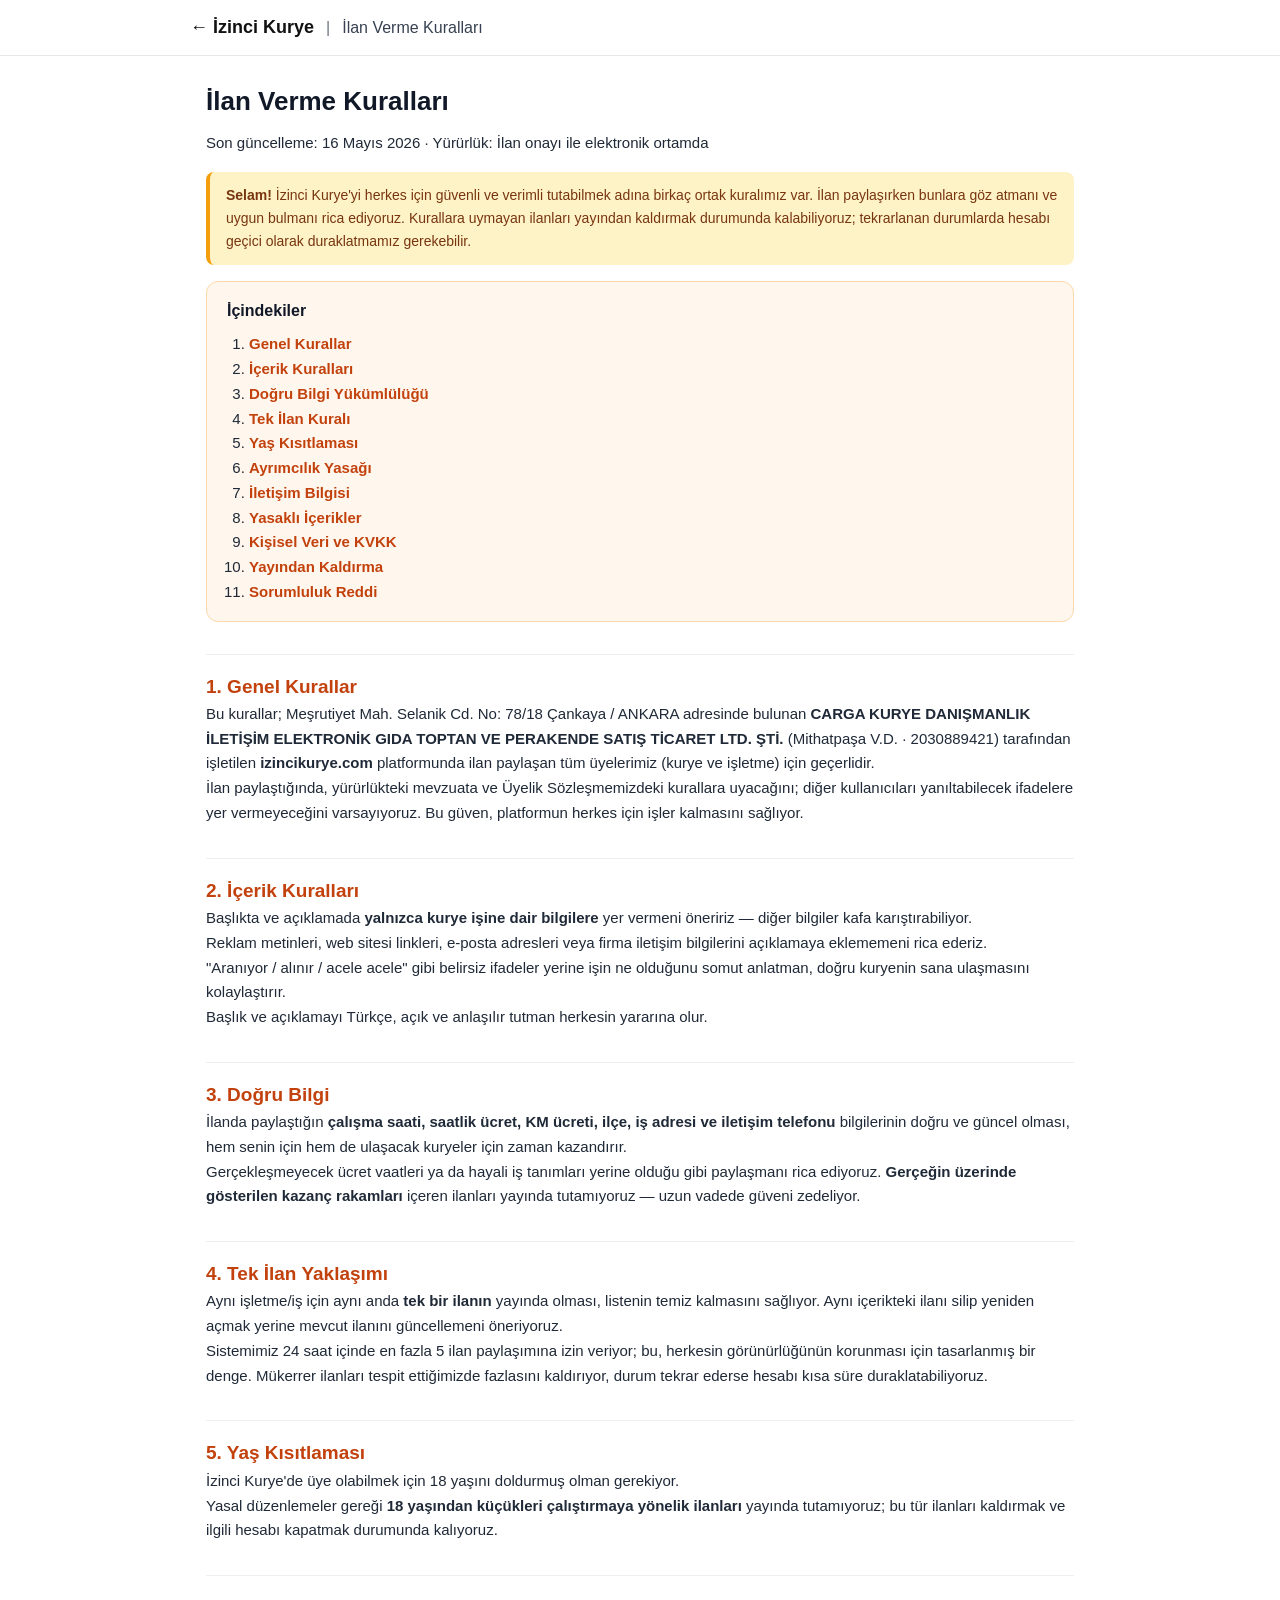
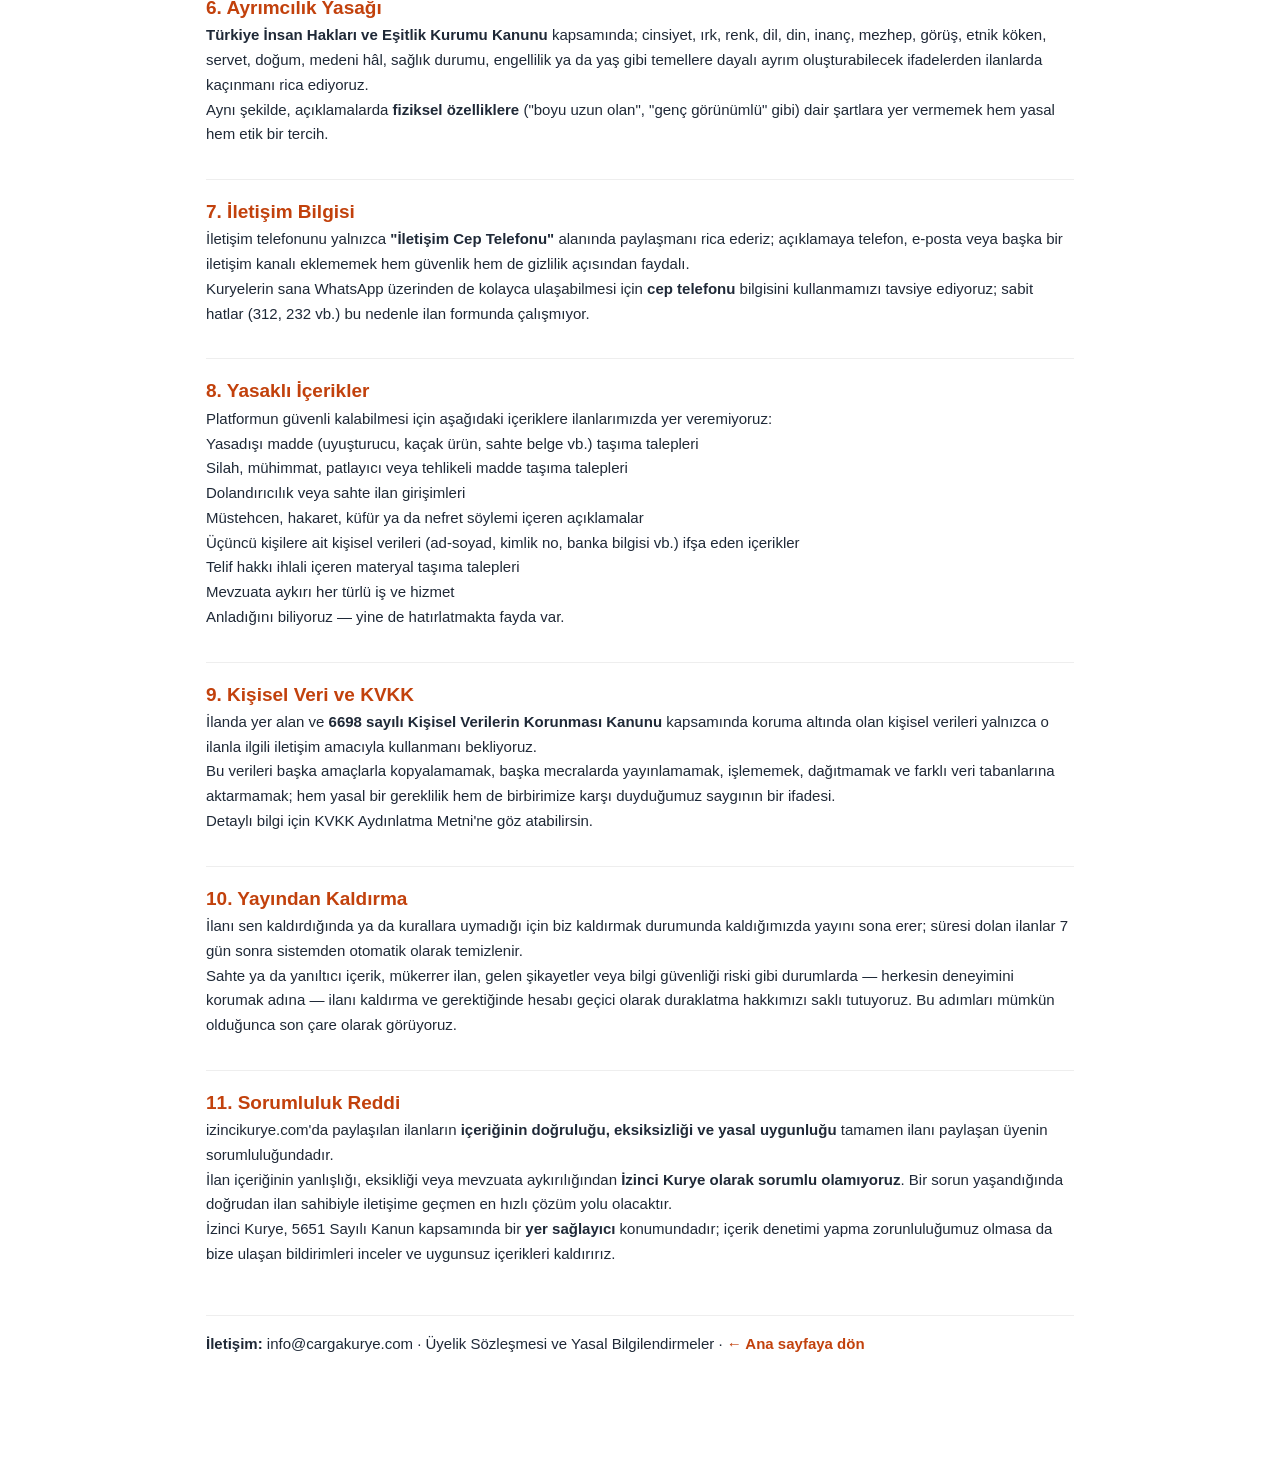
<file: ilan-kurallari.html>
<!doctype html>
<html lang="tr">
<head>
  <meta charset="utf-8" />
  <meta name="viewport" content="width=device-width, initial-scale=1" />
  <title>İlan Verme Kuralları — İzinci Kurye</title>
  <meta name="description" content="izincikurye.com İlan Verme Kuralları — Hesap Sahipleri için içerik, doğru bilgi, ayrımcılık yasağı, KVKK ve sorumluluk kuralları." />
  <link rel="stylesheet" href="style.css?v=136" />
  <style>
    .legal-wrap { max-width: 900px; margin: 24px auto; padding: 0 16px 80px; line-height: 1.65; }
    .legal-wrap h1 { font-size: 26px; margin-top: 0; }
    .legal-wrap h2 { font-size: 19px; margin-top: 32px; padding-top: 16px; border-top: 1px solid #eee; color: #c2410c; }
    .legal-wrap p, .legal-wrap li { font-size: 15px; color: #1f2937; }
    .legal-toc { background: #fff7ed; border: 1px solid #fed7aa; border-radius: 12px; padding: 16px 20px; margin: 16px 0 32px; }
    .legal-toc ol { margin: 8px 0 0; padding-left: 22px; }
    .legal-toc a { color: #c2410c; text-decoration: none; font-weight: 600; }
    .legal-toc a:hover { text-decoration: underline; }
    .legal-meta { font-size: 13px; color: #64748b; margin-top: 8px; }
    .legal-back { display: inline-block; margin-bottom: 16px; color: #c2410c; text-decoration: none; font-weight: 600; }
    .legal-wrap section { scroll-margin-top: 70px; }
    .legal-callout { background: #fef3c7; border-left: 4px solid #f59e0b; padding: 12px 16px; border-radius: 8px; margin: 16px 0; color: #78350f; font-size: 14px; }
  </style>
</head>
<body>
  <header style="background:#fff;border-bottom:1px solid #e5e7eb;padding:14px 16px;position:sticky;top:0;z-index:10;">
    <div style="max-width:900px;margin:0 auto;display:flex;align-items:center;gap:12px;">
      <a href="/" style="text-decoration:none;color:#111;font-weight:700;font-size:18px;">← İzinci Kurye</a>
      <span style="color:#6b7280;">|</span>
      <span style="color:#374151;">İlan Verme Kuralları</span>
    </div>
  </header>

  <div class="legal-wrap">
    <h1>İlan Verme Kuralları</h1>
    <p class="legal-meta">Son güncelleme: 16 Mayıs 2026 · Yürürlük: İlan onayı ile elektronik ortamda</p>

    <div class="legal-callout">
      <strong>Selam!</strong> İzinci Kurye'yi herkes için güvenli ve verimli tutabilmek adına birkaç ortak kuralımız var. İlan paylaşırken bunlara göz atmanı ve uygun bulmanı rica ediyoruz. Kurallara uymayan ilanları yayından kaldırmak durumunda kalabiliyoruz; tekrarlanan durumlarda hesabı geçici olarak duraklatmamız gerekebilir.
    </div>

    <nav class="legal-toc">
      <strong>İçindekiler</strong>
      <ol>
        <li><a href="#genel">Genel Kurallar</a></li>
        <li><a href="#icerik">İçerik Kuralları</a></li>
        <li><a href="#dogru-bilgi">Doğru Bilgi Yükümlülüğü</a></li>
        <li><a href="#tek-ilan">Tek İlan Kuralı</a></li>
        <li><a href="#yas">Yaş Kısıtlaması</a></li>
        <li><a href="#ayrimcilik">Ayrımcılık Yasağı</a></li>
        <li><a href="#iletisim">İletişim Bilgisi</a></li>
        <li><a href="#yasakli">Yasaklı İçerikler</a></li>
        <li><a href="#kvkk">Kişisel Veri ve KVKK</a></li>
        <li><a href="#yayindan-kaldirma">Yayından Kaldırma</a></li>
        <li><a href="#sorumluluk">Sorumluluk Reddi</a></li>
      </ol>
    </nav>

    <!-- 1 -->
    <section id="genel">
      <h2>1. Genel Kurallar</h2>
      <p>Bu kurallar; Meşrutiyet Mah. Selanik Cd. No: 78/18 Çankaya / ANKARA adresinde bulunan <strong>CARGA KURYE DANIŞMANLIK İLETİŞİM ELEKTRONİK GIDA TOPTAN VE PERAKENDE SATIŞ TİCARET LTD. ŞTİ.</strong> (Mithatpaşa V.D. · 2030889421) tarafından işletilen <strong>izincikurye.com</strong> platformunda ilan paylaşan tüm üyelerimiz (kurye ve işletme) için geçerlidir.</p>
      <p>İlan paylaştığında, yürürlükteki mevzuata ve Üyelik Sözleşmemizdeki kurallara uyacağını; diğer kullanıcıları yanıltabilecek ifadelere yer vermeyeceğini varsayıyoruz. Bu güven, platformun herkes için işler kalmasını sağlıyor.</p>
    </section>

    <!-- 2 -->
    <section id="icerik">
      <h2>2. İçerik Kuralları</h2>
      <ul>
        <li>Başlıkta ve açıklamada <strong>yalnızca kurye işine dair bilgilere</strong> yer vermeni öneririz — diğer bilgiler kafa karıştırabiliyor.</li>
        <li>Reklam metinleri, web sitesi linkleri, e-posta adresleri veya firma iletişim bilgilerini açıklamaya eklememeni rica ederiz.</li>
        <li>"Aranıyor / alınır / acele acele" gibi belirsiz ifadeler yerine işin ne olduğunu somut anlatman, doğru kuryenin sana ulaşmasını kolaylaştırır.</li>
        <li>Başlık ve açıklamayı Türkçe, açık ve anlaşılır tutman herkesin yararına olur.</li>
      </ul>
    </section>

    <!-- 3 -->
    <section id="dogru-bilgi">
      <h2>3. Doğru Bilgi</h2>
      <p>İlanda paylaştığın <strong>çalışma saati, saatlik ücret, KM ücreti, ilçe, iş adresi ve iletişim telefonu</strong> bilgilerinin doğru ve güncel olması, hem senin için hem de ulaşacak kuryeler için zaman kazandırır.</p>
      <p>Gerçekleşmeyecek ücret vaatleri ya da hayali iş tanımları yerine olduğu gibi paylaşmanı rica ediyoruz. <strong>Gerçeğin üzerinde gösterilen kazanç rakamları</strong> içeren ilanları yayında tutamıyoruz — uzun vadede güveni zedeliyor.</p>
    </section>

    <!-- 4 -->
    <section id="tek-ilan">
      <h2>4. Tek İlan Yaklaşımı</h2>
      <p>Aynı işletme/iş için aynı anda <strong>tek bir ilanın</strong> yayında olması, listenin temiz kalmasını sağlıyor. Aynı içerikteki ilanı silip yeniden açmak yerine mevcut ilanını güncellemeni öneriyoruz.</p>
      <p>Sistemimiz 24 saat içinde en fazla 5 ilan paylaşımına izin veriyor; bu, herkesin görünürlüğünün korunması için tasarlanmış bir denge. Mükerrer ilanları tespit ettiğimizde fazlasını kaldırıyor, durum tekrar ederse hesabı kısa süre duraklatabiliyoruz.</p>
    </section>

    <!-- 5 -->
    <section id="yas">
      <h2>5. Yaş Kısıtlaması</h2>
      <p>İzinci Kurye'de üye olabilmek için 18 yaşını doldurmuş olman gerekiyor.</p>
      <p>Yasal düzenlemeler gereği <strong>18 yaşından küçükleri çalıştırmaya yönelik ilanları</strong> yayında tutamıyoruz; bu tür ilanları kaldırmak ve ilgili hesabı kapatmak durumunda kalıyoruz.</p>
    </section>

    <!-- 6 -->
    <section id="ayrimcilik">
      <h2>6. Ayrımcılık Yasağı</h2>
      <p><strong>Türkiye İnsan Hakları ve Eşitlik Kurumu Kanunu</strong> kapsamında; cinsiyet, ırk, renk, dil, din, inanç, mezhep, görüş, etnik köken, servet, doğum, medeni hâl, sağlık durumu, engellilik ya da yaş gibi temellere dayalı ayrım oluşturabilecek ifadelerden ilanlarda kaçınmanı rica ediyoruz.</p>
      <p>Aynı şekilde, açıklamalarda <strong>fiziksel özelliklere</strong> ("boyu uzun olan", "genç görünümlü" gibi) dair şartlara yer vermemek hem yasal hem etik bir tercih.</p>
    </section>

    <!-- 7 -->
    <section id="iletisim">
      <h2>7. İletişim Bilgisi</h2>
      <p>İletişim telefonunu yalnızca <strong>"İletişim Cep Telefonu"</strong> alanında paylaşmanı rica ederiz; açıklamaya telefon, e-posta veya başka bir iletişim kanalı eklememek hem güvenlik hem de gizlilik açısından faydalı.</p>
      <p>Kuryelerin sana WhatsApp üzerinden de kolayca ulaşabilmesi için <strong>cep telefonu</strong> bilgisini kullanmamızı tavsiye ediyoruz; sabit hatlar (312, 232 vb.) bu nedenle ilan formunda çalışmıyor.</p>
    </section>

    <!-- 8 -->
    <section id="yasakli">
      <h2>8. Yasaklı İçerikler</h2>
      <p>Platformun güvenli kalabilmesi için aşağıdaki içeriklere ilanlarımızda yer veremiyoruz:</p>
      <ul>
        <li>Yasadışı madde (uyuşturucu, kaçak ürün, sahte belge vb.) taşıma talepleri</li>
        <li>Silah, mühimmat, patlayıcı veya tehlikeli madde taşıma talepleri</li>
        <li>Dolandırıcılık veya sahte ilan girişimleri</li>
        <li>Müstehcen, hakaret, küfür ya da nefret söylemi içeren açıklamalar</li>
        <li>Üçüncü kişilere ait kişisel verileri (ad-soyad, kimlik no, banka bilgisi vb.) ifşa eden içerikler</li>
        <li>Telif hakkı ihlali içeren materyal taşıma talepleri</li>
        <li>Mevzuata aykırı her türlü iş ve hizmet</li>
      </ul>
      <p>Anladığını biliyoruz — yine de hatırlatmakta fayda var.</p>
    </section>

    <!-- 9 -->
    <section id="kvkk">
      <h2>9. Kişisel Veri ve KVKK</h2>
      <p>İlanda yer alan ve <strong>6698 sayılı Kişisel Verilerin Korunması Kanunu</strong> kapsamında koruma altında olan kişisel verileri yalnızca o ilanla ilgili iletişim amacıyla kullanmanı bekliyoruz.</p>
      <p>Bu verileri başka amaçlarla kopyalamamak, başka mecralarda yayınlamamak, işlememek, dağıtmamak ve farklı veri tabanlarına aktarmamak; hem yasal bir gereklilik hem de birbirimize karşı duyduğumuz saygının bir ifadesi.</p>
      <p>Detaylı bilgi için <a href="/sozlesmeler.html#kvkk">KVKK Aydınlatma Metni</a>'ne göz atabilirsin.</p>
    </section>

    <!-- 10 -->
    <section id="yayindan-kaldirma">
      <h2>10. Yayından Kaldırma</h2>
      <p>İlanı sen kaldırdığında ya da kurallara uymadığı için biz kaldırmak durumunda kaldığımızda yayını sona erer; süresi dolan ilanlar 7 gün sonra sistemden otomatik olarak temizlenir.</p>
      <p>Sahte ya da yanıltıcı içerik, mükerrer ilan, gelen şikayetler veya bilgi güvenliği riski gibi durumlarda — herkesin deneyimini korumak adına — ilanı kaldırma ve gerektiğinde hesabı geçici olarak duraklatma hakkımızı saklı tutuyoruz. Bu adımları mümkün olduğunca son çare olarak görüyoruz.</p>
    </section>

    <!-- 11 -->
    <section id="sorumluluk">
      <h2>11. Sorumluluk Reddi</h2>
      <p>izincikurye.com'da paylaşılan ilanların <strong>içeriğinin doğruluğu, eksiksizliği ve yasal uygunluğu</strong> tamamen ilanı paylaşan üyenin sorumluluğundadır.</p>
      <p>İlan içeriğinin yanlışlığı, eksikliği veya mevzuata aykırılığından <strong>İzinci Kurye olarak sorumlu olamıyoruz</strong>. Bir sorun yaşandığında doğrudan ilan sahibiyle iletişime geçmen en hızlı çözüm yolu olacaktır.</p>
      <p>İzinci Kurye, 5651 Sayılı Kanun kapsamında bir <strong>yer sağlayıcı</strong> konumundadır; içerik denetimi yapma zorunluluğumuz olmasa da bize ulaşan bildirimleri inceler ve uygunsuz içerikleri kaldırırız.</p>
    </section>

    <hr style="margin:48px 0 16px;border:0;border-top:1px solid #eee;" />
    <p class="legal-meta">
      <strong>İletişim:</strong>
      <a href="mailto:info@cargakurye.com">info@cargakurye.com</a> ·
      <a href="/sozlesmeler.html">Üyelik Sözleşmesi ve Yasal Bilgilendirmeler</a> ·
      <a class="legal-back" href="/">← Ana sayfaya dön</a>
    </p>
  </div>
</body>
</html>
</file>
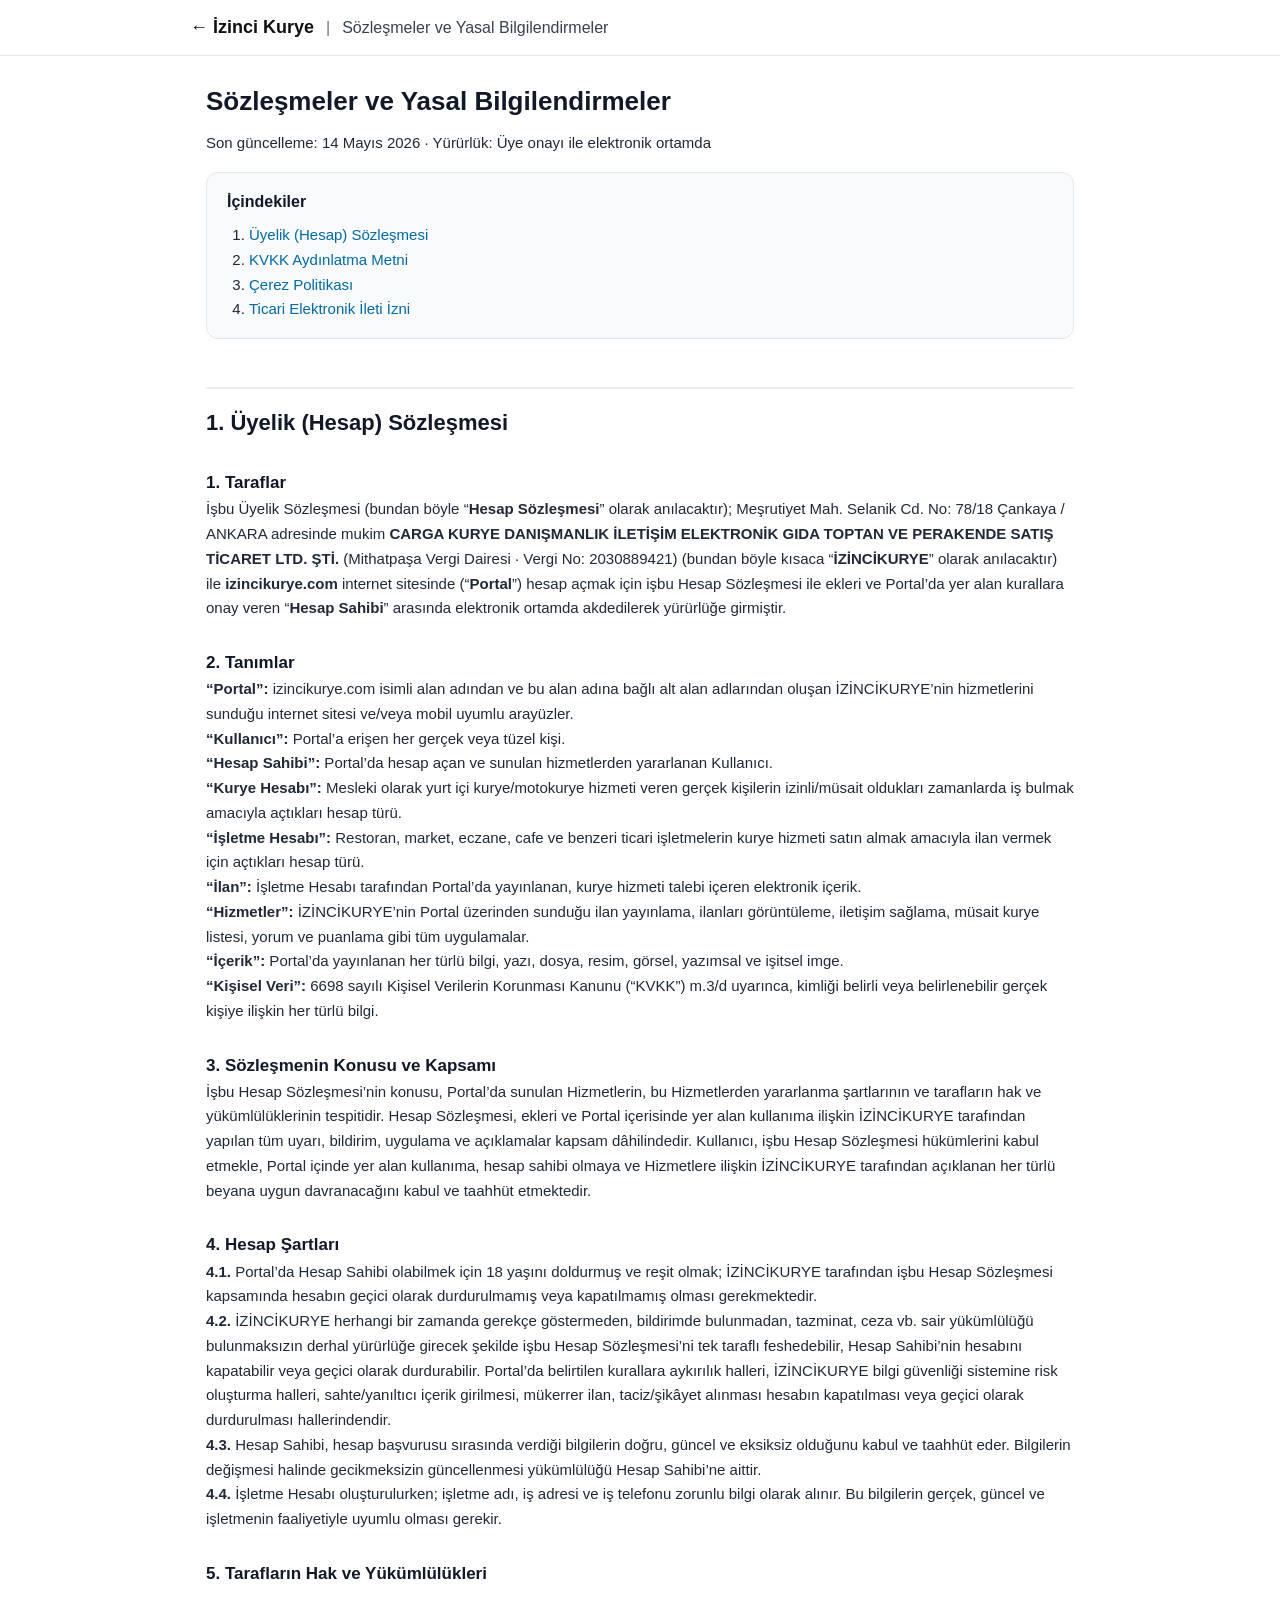
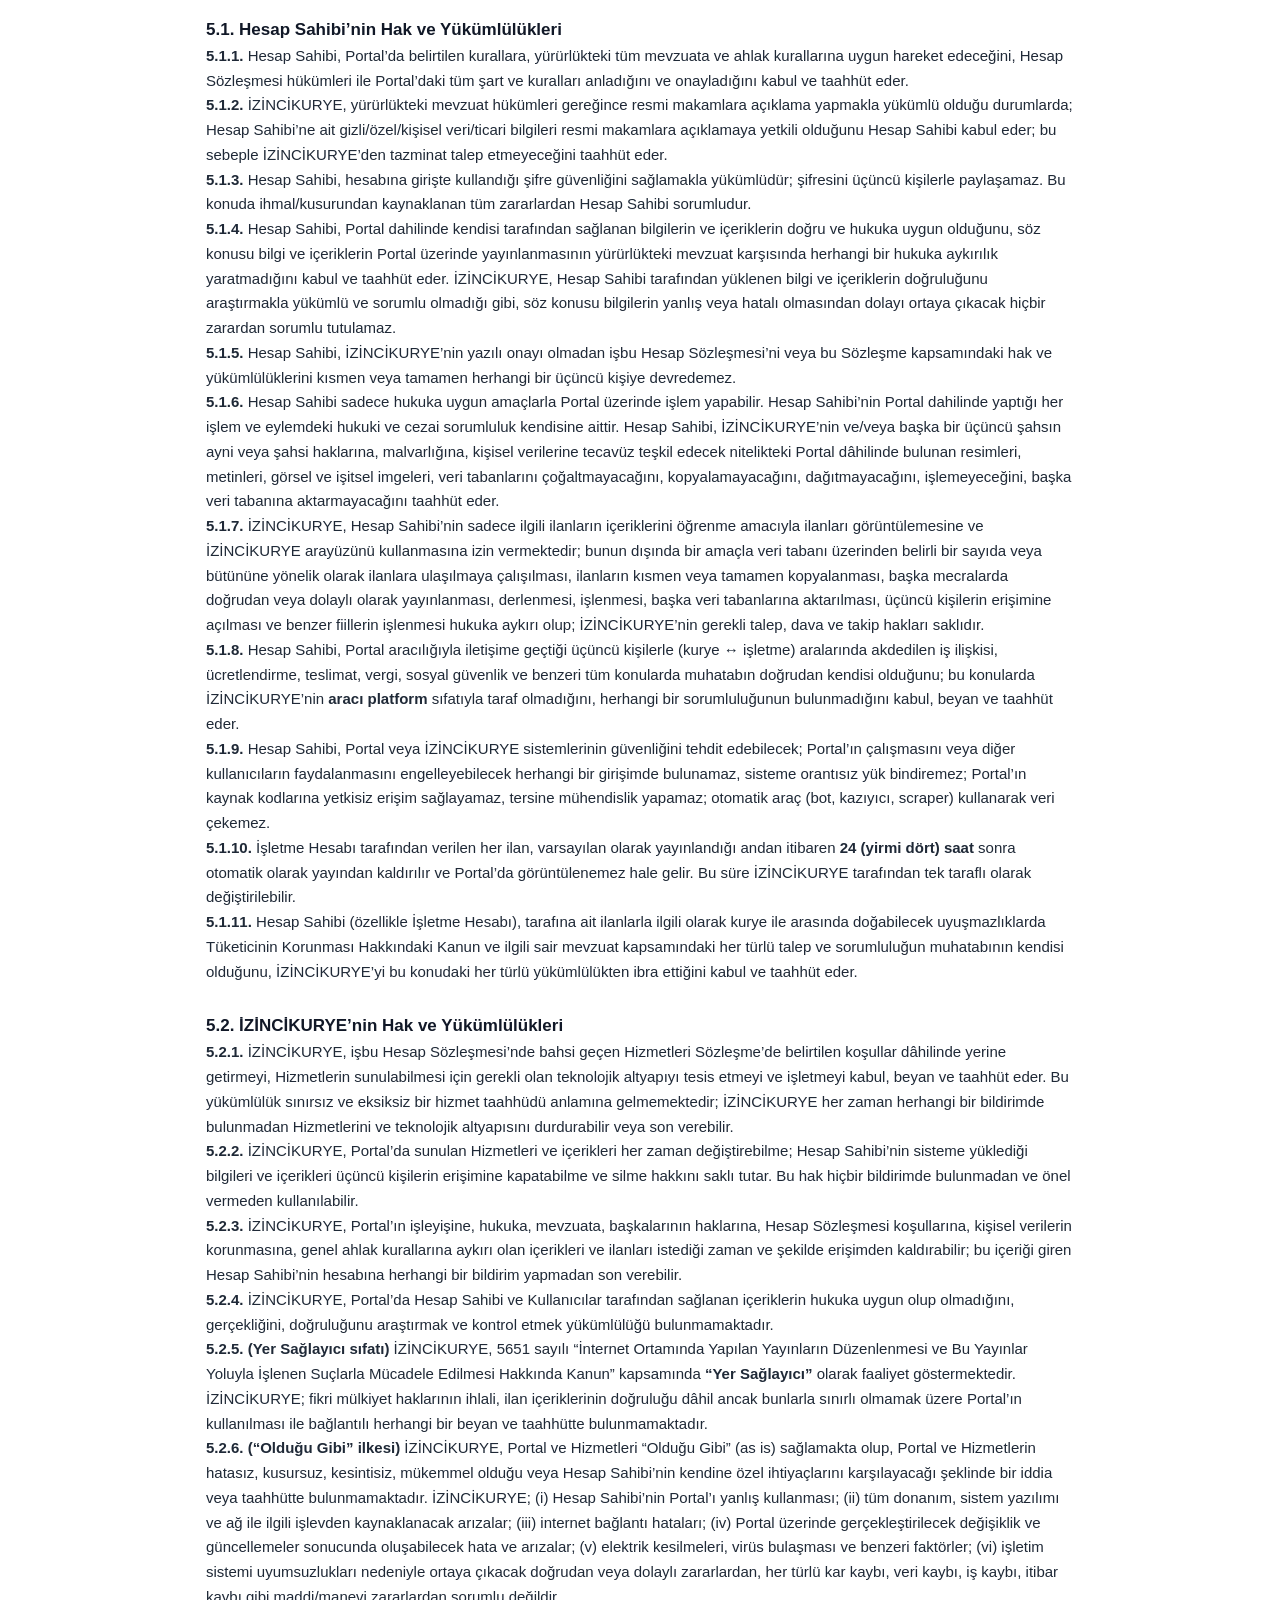
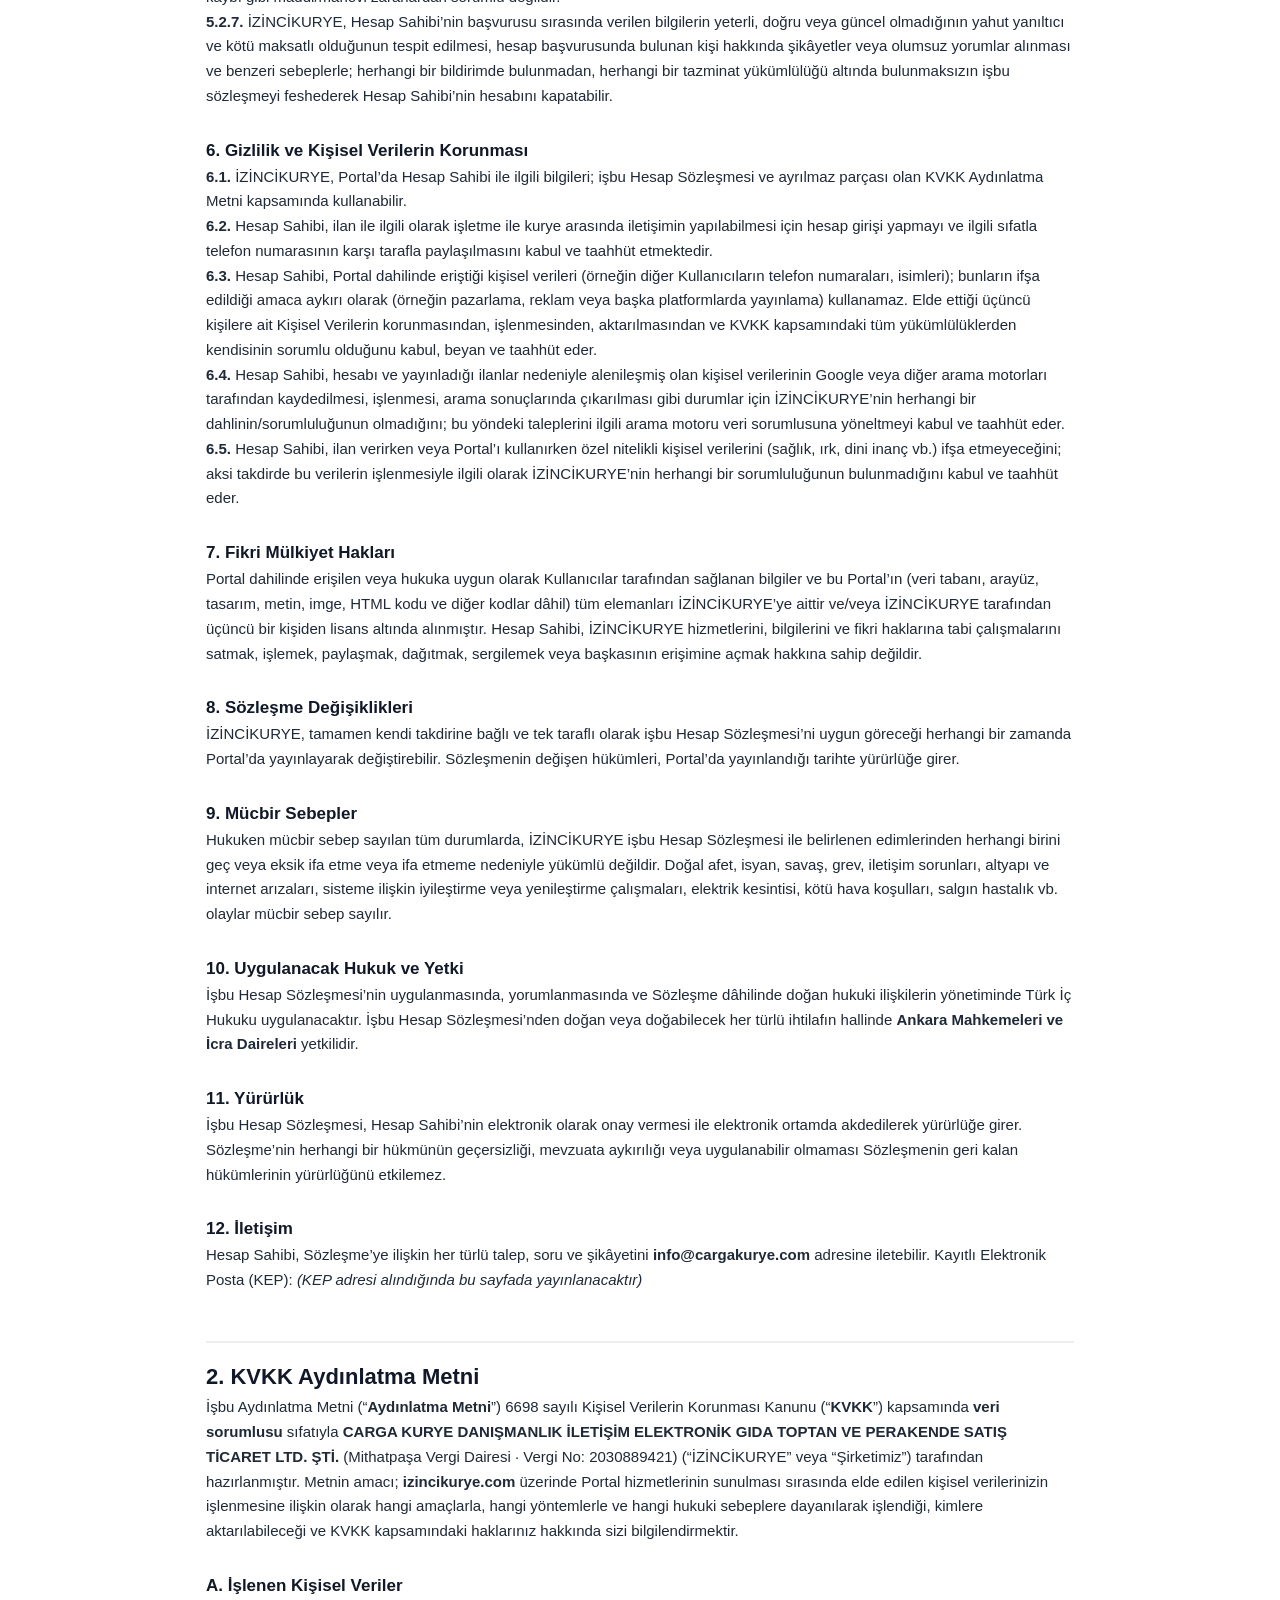
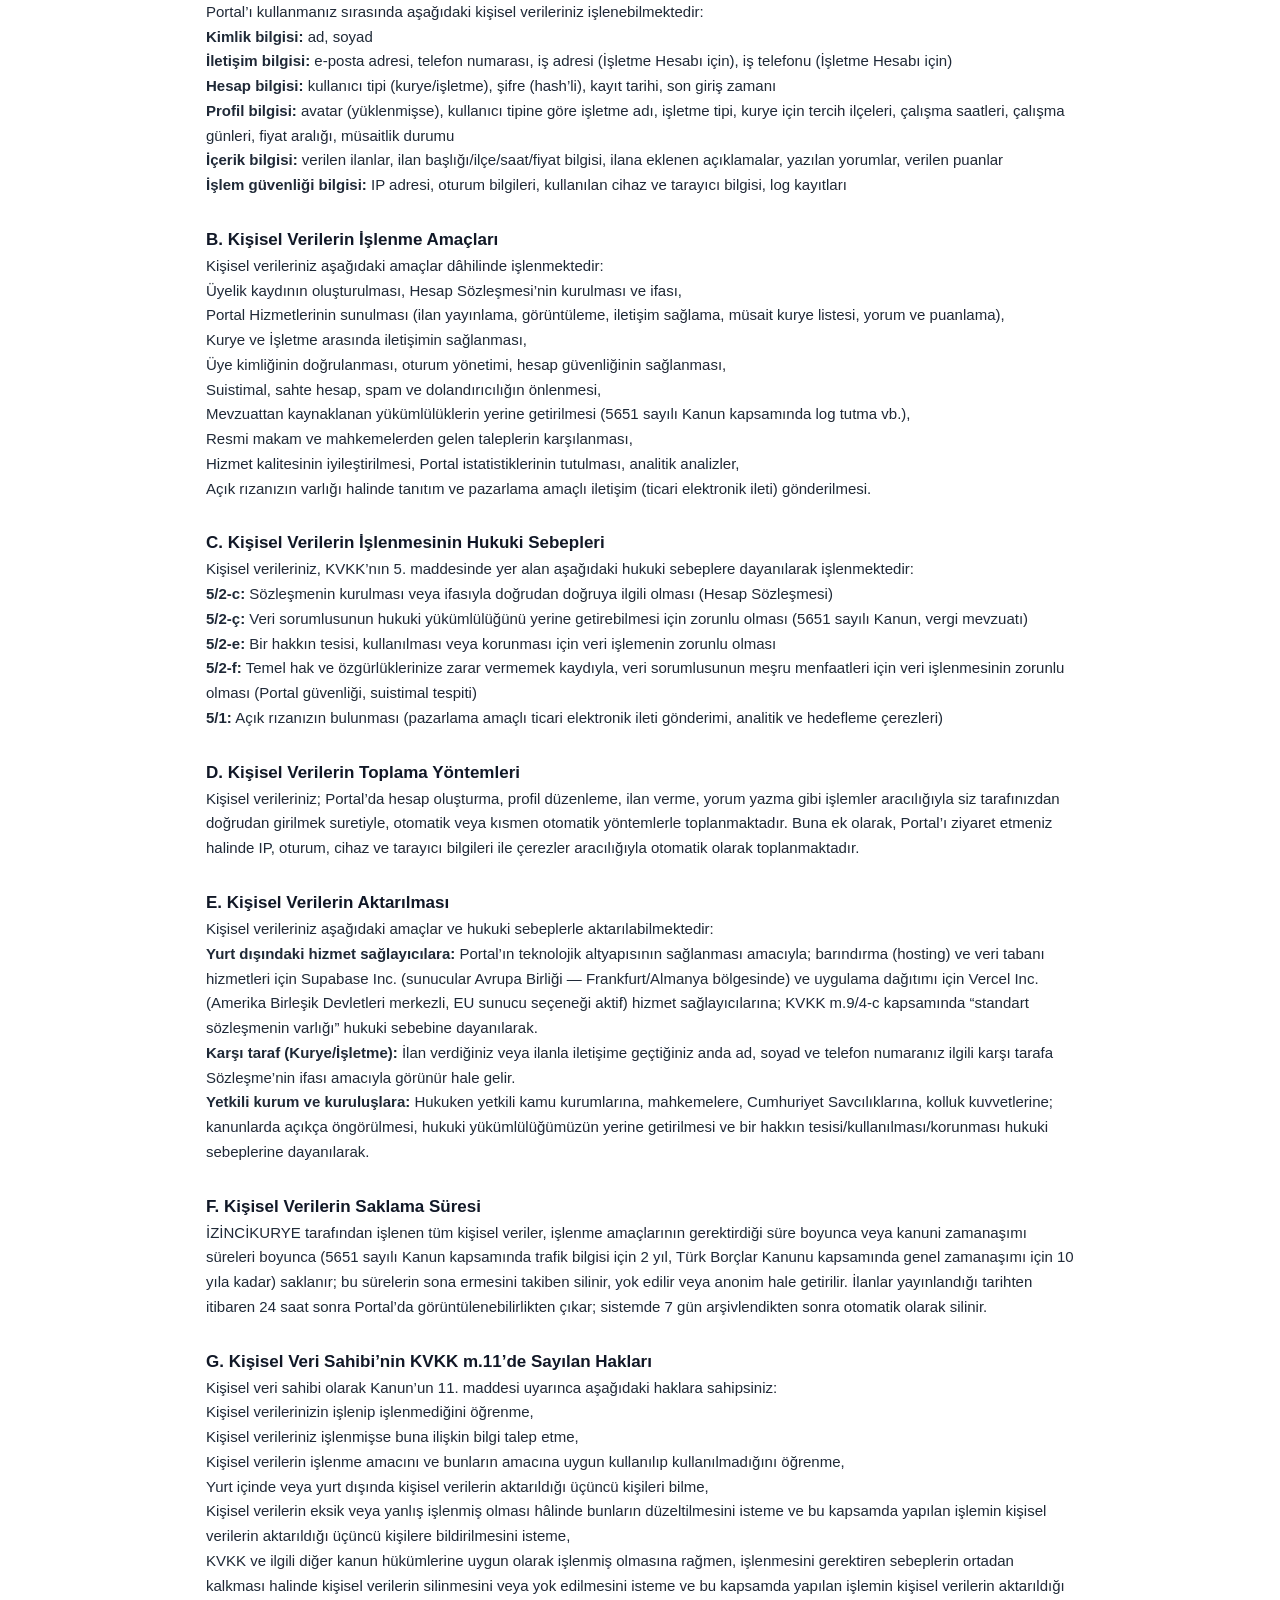
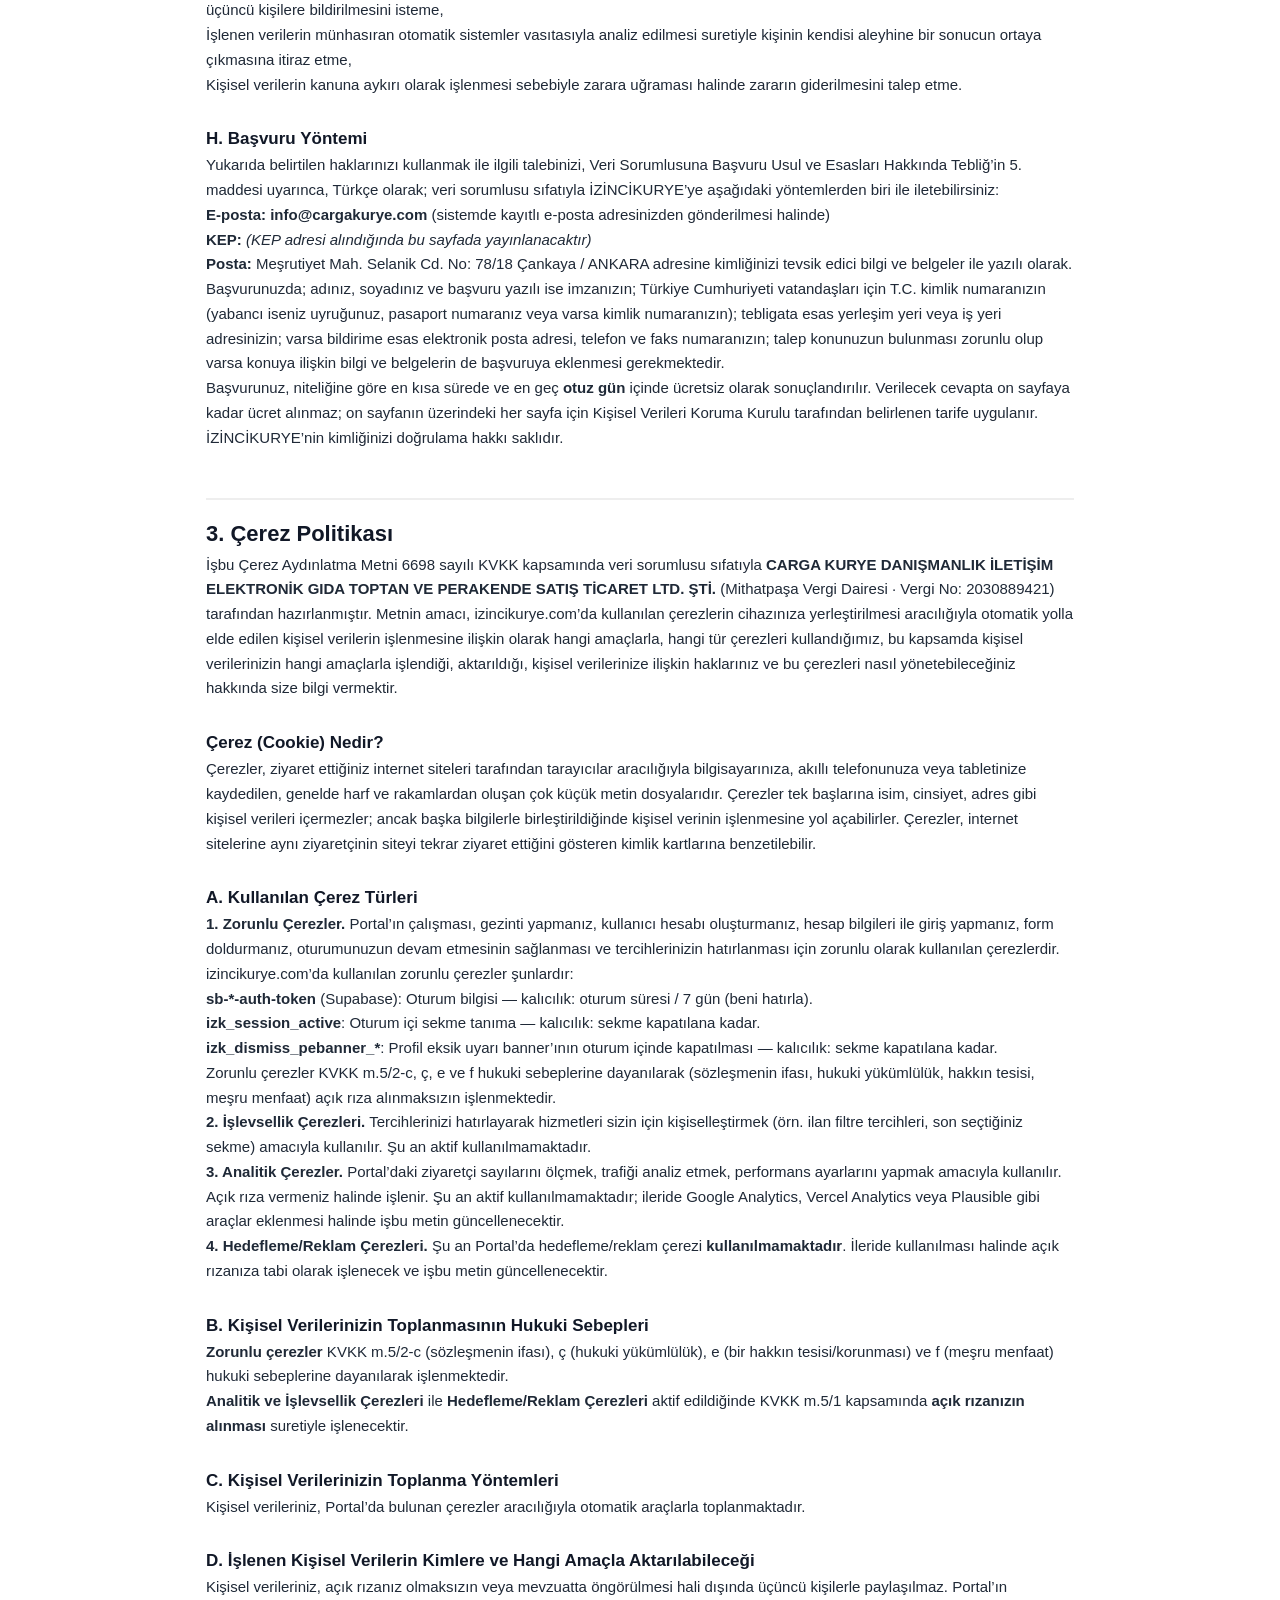
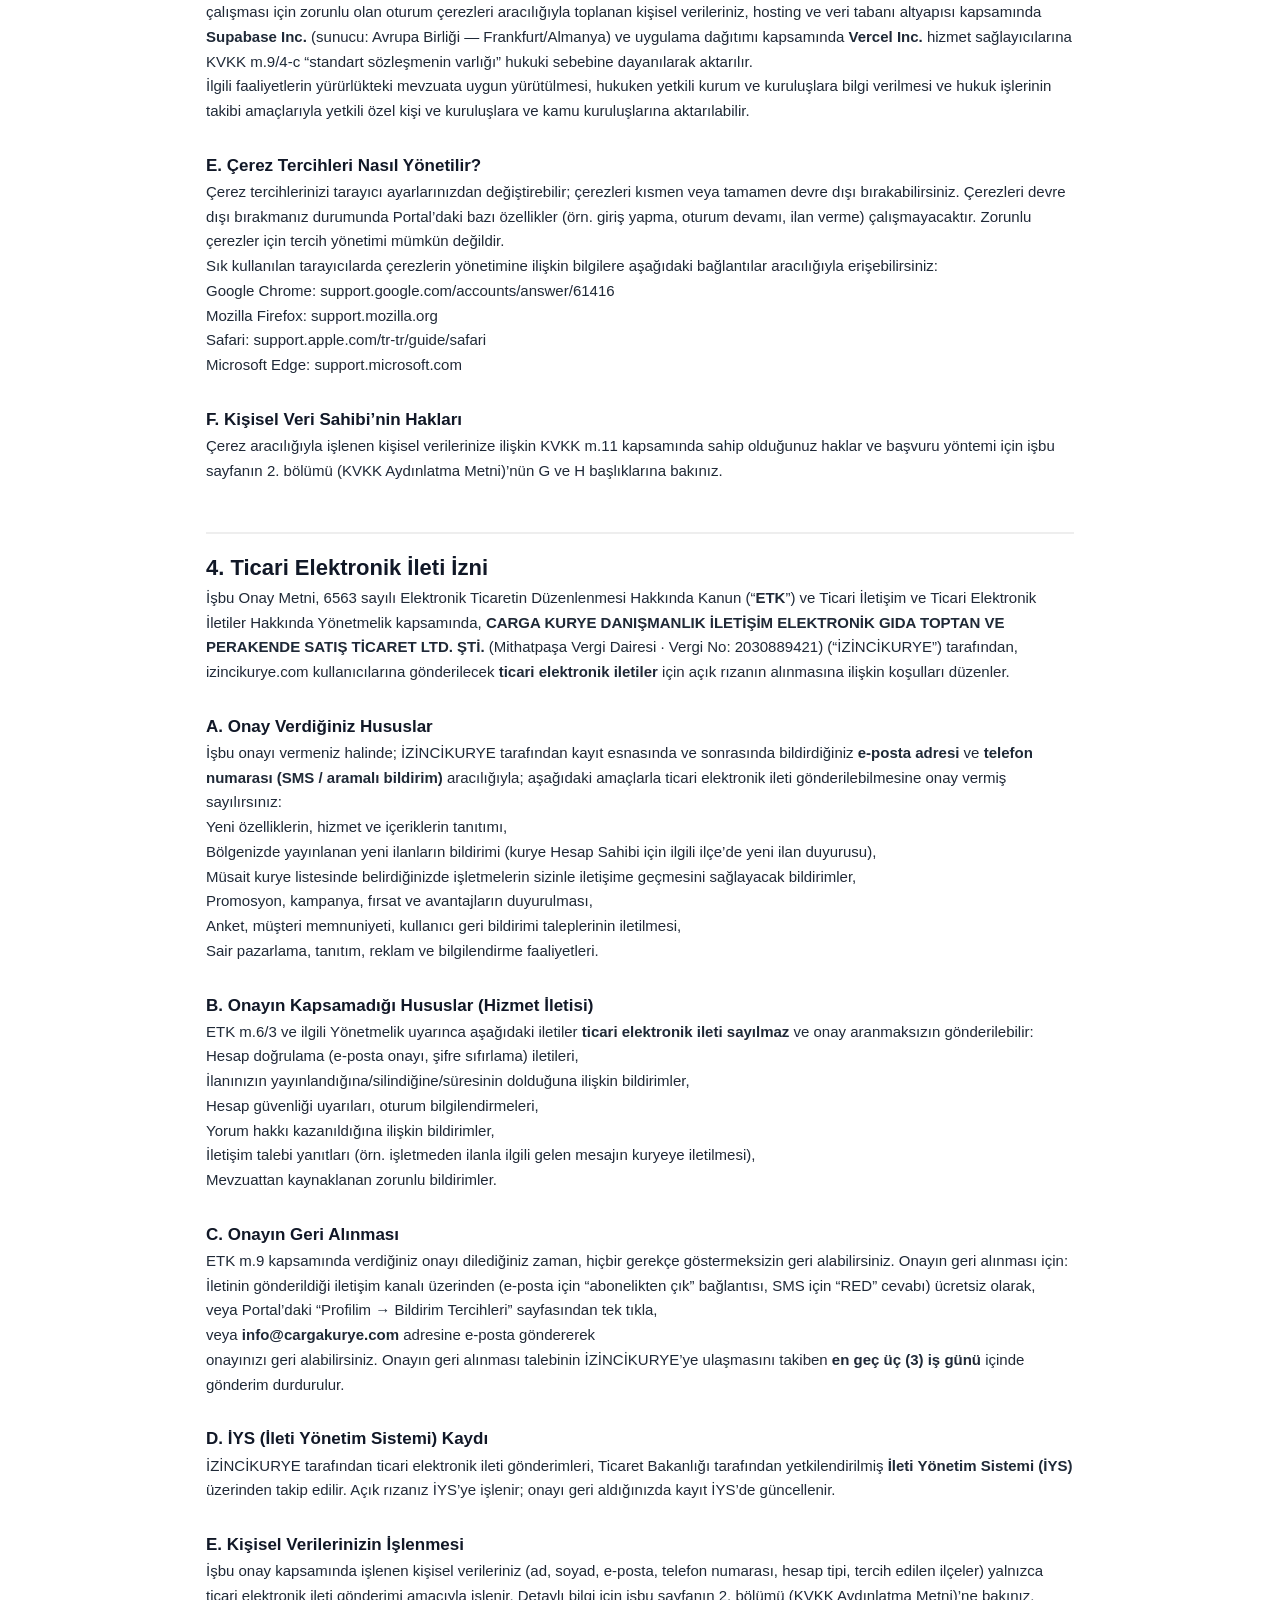
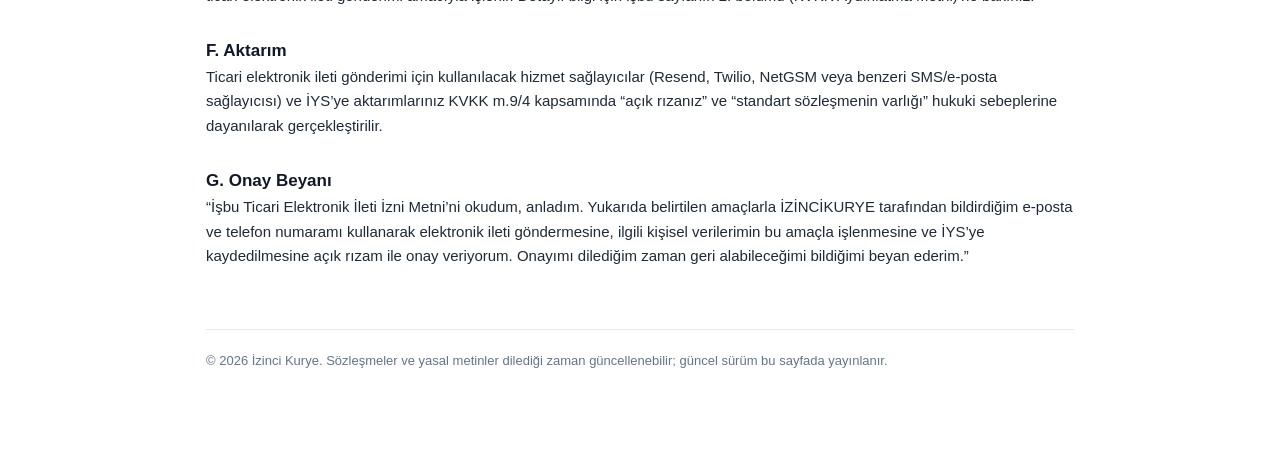
<file: sozlesmeler.html>
<!doctype html>
<html lang="tr">
<head>
  <meta charset="utf-8" />
  <meta name="viewport" content="width=device-width, initial-scale=1" />
  <title>Sözleşmeler ve Yasal Bilgilendirmeler — İzinci Kurye</title>
  <meta name="description" content="İzinci Kurye Üyelik Sözleşmesi, KVKK Aydınlatma Metni, Çerez Politikası ve Ticari Elektronik İleti İzni." />
  <link rel="stylesheet" href="style.css?v=65" />
  <style>
    .legal-wrap { max-width: 900px; margin: 24px auto; padding: 0 16px 80px; line-height: 1.65; }
    .legal-wrap h1 { font-size: 26px; margin-top: 0; }
    .legal-wrap h2 { font-size: 22px; margin-top: 48px; padding-top: 16px; border-top: 2px solid #eee; }
    .legal-wrap h3 { font-size: 17px; margin-top: 28px; }
    .legal-wrap p, .legal-wrap li { font-size: 15px; color: #1f2937; }
    .legal-toc { background: #f8fafc; border: 1px solid #e2e8f0; border-radius: 12px; padding: 16px 20px; margin: 16px 0 32px; }
    .legal-toc ol { margin: 8px 0 0; padding-left: 22px; }
    .legal-toc a { color: #0369a1; text-decoration: none; }
    .legal-toc a:hover { text-decoration: underline; }
    .legal-meta { font-size: 13px; color: #64748b; margin-top: 8px; }
    .legal-back { display: inline-block; margin-bottom: 16px; color: #0369a1; text-decoration: none; }
    .legal-placeholder { background: #fef3c7; color: #92400e; padding: 2px 6px; border-radius: 4px; font-family: monospace; font-size: 13px; }
    .legal-wrap section { scroll-margin-top: 70px; }
  </style>
</head>
<body>
  <header style="background:#fff;border-bottom:1px solid #e5e7eb;padding:14px 16px;position:sticky;top:0;z-index:10;">
    <div style="max-width:900px;margin:0 auto;display:flex;align-items:center;gap:12px;">
      <a href="/" style="text-decoration:none;color:#111;font-weight:700;font-size:18px;">← İzinci Kurye</a>
      <span style="color:#6b7280;">|</span>
      <span style="color:#374151;">Sözleşmeler ve Yasal Bilgilendirmeler</span>
    </div>
  </header>

  <div class="legal-wrap">
    <h1>Sözleşmeler ve Yasal Bilgilendirmeler</h1>
    <p class="legal-meta">Son güncelleme: 14 Mayıs 2026 · Yürürlük: Üye onayı ile elektronik ortamda</p>

    <nav class="legal-toc">
      <strong>İçindekiler</strong>
      <ol>
        <li><a href="#uyelik">Üyelik (Hesap) Sözleşmesi</a></li>
        <li><a href="#kvkk">KVKK Aydınlatma Metni</a></li>
        <li><a href="#cerez">Çerez Politikası</a></li>
        <li><a href="#ticari-ileti">Ticari Elektronik İleti İzni</a></li>
      </ol>
    </nav>

    <!-- ====================== 1. ÜYELİK SÖZLEŞMESİ ====================== -->
    <section id="uyelik">
      <h2>1. Üyelik (Hesap) Sözleşmesi</h2>

      <h3>1. Taraflar</h3>
      <p>İşbu Üyelik Sözleşmesi (bundan böyle &ldquo;<strong>Hesap Sözleşmesi</strong>&rdquo; olarak anılacaktır); Meşrutiyet Mah. Selanik Cd. No: 78/18 Çankaya / ANKARA adresinde mukim <strong>CARGA KURYE DANIŞMANLIK İLETİŞİM ELEKTRONİK GIDA TOPTAN VE PERAKENDE SATIŞ TİCARET LTD. ŞTİ.</strong> (Mithatpaşa Vergi Dairesi · Vergi No: 2030889421) (bundan böyle kısaca &ldquo;<strong>İZİNCİKURYE</strong>&rdquo; olarak anılacaktır) ile <strong>izincikurye.com</strong> internet sitesinde (&ldquo;<strong>Portal</strong>&rdquo;) hesap açmak için işbu Hesap Sözleşmesi ile ekleri ve Portal&rsquo;da yer alan kurallara onay veren &ldquo;<strong>Hesap Sahibi</strong>&rdquo; arasında elektronik ortamda akdedilerek yürürlüğe girmiştir.</p>

      <h3>2. Tanımlar</h3>
      <p><strong>&ldquo;Portal&rdquo;:</strong> izincikurye.com isimli alan adından ve bu alan adına bağlı alt alan adlarından oluşan İZİNCİKURYE&rsquo;nin hizmetlerini sunduğu internet sitesi ve/veya mobil uyumlu arayüzler.</p>
      <p><strong>&ldquo;Kullanıcı&rdquo;:</strong> Portal&rsquo;a erişen her gerçek veya tüzel kişi.</p>
      <p><strong>&ldquo;Hesap Sahibi&rdquo;:</strong> Portal&rsquo;da hesap açan ve sunulan hizmetlerden yararlanan Kullanıcı.</p>
      <p><strong>&ldquo;Kurye Hesabı&rdquo;:</strong> Mesleki olarak yurt içi kurye/motokurye hizmeti veren gerçek kişilerin izinli/müsait oldukları zamanlarda iş bulmak amacıyla açtıkları hesap türü.</p>
      <p><strong>&ldquo;İşletme Hesabı&rdquo;:</strong> Restoran, market, eczane, cafe ve benzeri ticari işletmelerin kurye hizmeti satın almak amacıyla ilan vermek için açtıkları hesap türü.</p>
      <p><strong>&ldquo;İlan&rdquo;:</strong> İşletme Hesabı tarafından Portal&rsquo;da yayınlanan, kurye hizmeti talebi içeren elektronik içerik.</p>
      <p><strong>&ldquo;Hizmetler&rdquo;:</strong> İZİNCİKURYE&rsquo;nin Portal üzerinden sunduğu ilan yayınlama, ilanları görüntüleme, iletişim sağlama, müsait kurye listesi, yorum ve puanlama gibi tüm uygulamalar.</p>
      <p><strong>&ldquo;İçerik&rdquo;:</strong> Portal&rsquo;da yayınlanan her türlü bilgi, yazı, dosya, resim, görsel, yazımsal ve işitsel imge.</p>
      <p><strong>&ldquo;Kişisel Veri&rdquo;:</strong> 6698 sayılı Kişisel Verilerin Korunması Kanunu (&ldquo;KVKK&rdquo;) m.3/d uyarınca, kimliği belirli veya belirlenebilir gerçek kişiye ilişkin her türlü bilgi.</p>

      <h3>3. Sözleşmenin Konusu ve Kapsamı</h3>
      <p>İşbu Hesap Sözleşmesi&rsquo;nin konusu, Portal&rsquo;da sunulan Hizmetlerin, bu Hizmetlerden yararlanma şartlarının ve tarafların hak ve yükümlülüklerinin tespitidir. Hesap Sözleşmesi, ekleri ve Portal içerisinde yer alan kullanıma ilişkin İZİNCİKURYE tarafından yapılan tüm uyarı, bildirim, uygulama ve açıklamalar kapsam dâhilindedir. Kullanıcı, işbu Hesap Sözleşmesi hükümlerini kabul etmekle, Portal içinde yer alan kullanıma, hesap sahibi olmaya ve Hizmetlere ilişkin İZİNCİKURYE tarafından açıklanan her türlü beyana uygun davranacağını kabul ve taahhüt etmektedir.</p>

      <h3>4. Hesap Şartları</h3>
      <p><strong>4.1.</strong> Portal&rsquo;da Hesap Sahibi olabilmek için 18 yaşını doldurmuş ve reşit olmak; İZİNCİKURYE tarafından işbu Hesap Sözleşmesi kapsamında hesabın geçici olarak durdurulmamış veya kapatılmamış olması gerekmektedir.</p>
      <p><strong>4.2.</strong> İZİNCİKURYE herhangi bir zamanda gerekçe göstermeden, bildirimde bulunmadan, tazminat, ceza vb. sair yükümlülüğü bulunmaksızın derhal yürürlüğe girecek şekilde işbu Hesap Sözleşmesi&rsquo;ni tek taraflı feshedebilir, Hesap Sahibi&rsquo;nin hesabını kapatabilir veya geçici olarak durdurabilir. Portal&rsquo;da belirtilen kurallara aykırılık halleri, İZİNCİKURYE bilgi güvenliği sistemine risk oluşturma halleri, sahte/yanıltıcı içerik girilmesi, mükerrer ilan, taciz/şikâyet alınması hesabın kapatılması veya geçici olarak durdurulması hallerindendir.</p>
      <p><strong>4.3.</strong> Hesap Sahibi, hesap başvurusu sırasında verdiği bilgilerin doğru, güncel ve eksiksiz olduğunu kabul ve taahhüt eder. Bilgilerin değişmesi halinde gecikmeksizin güncellenmesi yükümlülüğü Hesap Sahibi&rsquo;ne aittir.</p>
      <p><strong>4.4.</strong> İşletme Hesabı oluşturulurken; işletme adı, iş adresi ve iş telefonu zorunlu bilgi olarak alınır. Bu bilgilerin gerçek, güncel ve işletmenin faaliyetiyle uyumlu olması gerekir.</p>

      <h3>5. Tarafların Hak ve Yükümlülükleri</h3>

      <h3>5.1. Hesap Sahibi&rsquo;nin Hak ve Yükümlülükleri</h3>
      <p><strong>5.1.1.</strong> Hesap Sahibi, Portal&rsquo;da belirtilen kurallara, yürürlükteki tüm mevzuata ve ahlak kurallarına uygun hareket edeceğini, Hesap Sözleşmesi hükümleri ile Portal&rsquo;daki tüm şart ve kuralları anladığını ve onayladığını kabul ve taahhüt eder.</p>
      <p><strong>5.1.2.</strong> İZİNCİKURYE, yürürlükteki mevzuat hükümleri gereğince resmi makamlara açıklama yapmakla yükümlü olduğu durumlarda; Hesap Sahibi&rsquo;ne ait gizli/özel/kişisel veri/ticari bilgileri resmi makamlara açıklamaya yetkili olduğunu Hesap Sahibi kabul eder; bu sebeple İZİNCİKURYE&rsquo;den tazminat talep etmeyeceğini taahhüt eder.</p>
      <p><strong>5.1.3.</strong> Hesap Sahibi, hesabına girişte kullandığı şifre güvenliğini sağlamakla yükümlüdür; şifresini üçüncü kişilerle paylaşamaz. Bu konuda ihmal/kusurundan kaynaklanan tüm zararlardan Hesap Sahibi sorumludur.</p>
      <p><strong>5.1.4.</strong> Hesap Sahibi, Portal dahilinde kendisi tarafından sağlanan bilgilerin ve içeriklerin doğru ve hukuka uygun olduğunu, söz konusu bilgi ve içeriklerin Portal üzerinde yayınlanmasının yürürlükteki mevzuat karşısında herhangi bir hukuka aykırılık yaratmadığını kabul ve taahhüt eder. İZİNCİKURYE, Hesap Sahibi tarafından yüklenen bilgi ve içeriklerin doğruluğunu araştırmakla yükümlü ve sorumlu olmadığı gibi, söz konusu bilgilerin yanlış veya hatalı olmasından dolayı ortaya çıkacak hiçbir zarardan sorumlu tutulamaz.</p>
      <p><strong>5.1.5.</strong> Hesap Sahibi, İZİNCİKURYE&rsquo;nin yazılı onayı olmadan işbu Hesap Sözleşmesi&rsquo;ni veya bu Sözleşme kapsamındaki hak ve yükümlülüklerini kısmen veya tamamen herhangi bir üçüncü kişiye devredemez.</p>
      <p><strong>5.1.6.</strong> Hesap Sahibi sadece hukuka uygun amaçlarla Portal üzerinde işlem yapabilir. Hesap Sahibi&rsquo;nin Portal dahilinde yaptığı her işlem ve eylemdeki hukuki ve cezai sorumluluk kendisine aittir. Hesap Sahibi, İZİNCİKURYE&rsquo;nin ve/veya başka bir üçüncü şahsın ayni veya şahsi haklarına, malvarlığına, kişisel verilerine tecavüz teşkil edecek nitelikteki Portal dâhilinde bulunan resimleri, metinleri, görsel ve işitsel imgeleri, veri tabanlarını çoğaltmayacağını, kopyalamayacağını, dağıtmayacağını, işlemeyeceğini, başka veri tabanına aktarmayacağını taahhüt eder.</p>
      <p><strong>5.1.7.</strong> İZİNCİKURYE, Hesap Sahibi&rsquo;nin sadece ilgili ilanların içeriklerini öğrenme amacıyla ilanları görüntülemesine ve İZİNCİKURYE arayüzünü kullanmasına izin vermektedir; bunun dışında bir amaçla veri tabanı üzerinden belirli bir sayıda veya bütününe yönelik olarak ilanlara ulaşılmaya çalışılması, ilanların kısmen veya tamamen kopyalanması, başka mecralarda doğrudan veya dolaylı olarak yayınlanması, derlenmesi, işlenmesi, başka veri tabanlarına aktarılması, üçüncü kişilerin erişimine açılması ve benzer fiillerin işlenmesi hukuka aykırı olup; İZİNCİKURYE&rsquo;nin gerekli talep, dava ve takip hakları saklıdır.</p>
      <p><strong>5.1.8.</strong> Hesap Sahibi, Portal aracılığıyla iletişime geçtiği üçüncü kişilerle (kurye ↔ işletme) aralarında akdedilen iş ilişkisi, ücretlendirme, teslimat, vergi, sosyal güvenlik ve benzeri tüm konularda muhatabın doğrudan kendisi olduğunu; bu konularda İZİNCİKURYE&rsquo;nin <strong>aracı platform</strong> sıfatıyla taraf olmadığını, herhangi bir sorumluluğunun bulunmadığını kabul, beyan ve taahhüt eder.</p>
      <p><strong>5.1.9.</strong> Hesap Sahibi, Portal veya İZİNCİKURYE sistemlerinin güvenliğini tehdit edebilecek; Portal&rsquo;ın çalışmasını veya diğer kullanıcıların faydalanmasını engelleyebilecek herhangi bir girişimde bulunamaz, sisteme orantısız yük bindiremez; Portal&rsquo;ın kaynak kodlarına yetkisiz erişim sağlayamaz, tersine mühendislik yapamaz; otomatik araç (bot, kazıyıcı, scraper) kullanarak veri çekemez.</p>
      <p><strong>5.1.10.</strong> İşletme Hesabı tarafından verilen her ilan, varsayılan olarak yayınlandığı andan itibaren <strong>24 (yirmi dört) saat</strong> sonra otomatik olarak yayından kaldırılır ve Portal&rsquo;da görüntülenemez hale gelir. Bu süre İZİNCİKURYE tarafından tek taraflı olarak değiştirilebilir.</p>
      <p><strong>5.1.11.</strong> Hesap Sahibi (özellikle İşletme Hesabı), tarafına ait ilanlarla ilgili olarak kurye ile arasında doğabilecek uyuşmazlıklarda Tüketicinin Korunması Hakkındaki Kanun ve ilgili sair mevzuat kapsamındaki her türlü talep ve sorumluluğun muhatabının kendisi olduğunu, İZİNCİKURYE&rsquo;yi bu konudaki her türlü yükümlülükten ibra ettiğini kabul ve taahhüt eder.</p>

      <h3>5.2. İZİNCİKURYE&rsquo;nin Hak ve Yükümlülükleri</h3>
      <p><strong>5.2.1.</strong> İZİNCİKURYE, işbu Hesap Sözleşmesi&rsquo;nde bahsi geçen Hizmetleri Sözleşme&rsquo;de belirtilen koşullar dâhilinde yerine getirmeyi, Hizmetlerin sunulabilmesi için gerekli olan teknolojik altyapıyı tesis etmeyi ve işletmeyi kabul, beyan ve taahhüt eder. Bu yükümlülük sınırsız ve eksiksiz bir hizmet taahhüdü anlamına gelmemektedir; İZİNCİKURYE her zaman herhangi bir bildirimde bulunmadan Hizmetlerini ve teknolojik altyapısını durdurabilir veya son verebilir.</p>
      <p><strong>5.2.2.</strong> İZİNCİKURYE, Portal&rsquo;da sunulan Hizmetleri ve içerikleri her zaman değiştirebilme; Hesap Sahibi&rsquo;nin sisteme yüklediği bilgileri ve içerikleri üçüncü kişilerin erişimine kapatabilme ve silme hakkını saklı tutar. Bu hak hiçbir bildirimde bulunmadan ve önel vermeden kullanılabilir.</p>
      <p><strong>5.2.3.</strong> İZİNCİKURYE, Portal&rsquo;ın işleyişine, hukuka, mevzuata, başkalarının haklarına, Hesap Sözleşmesi koşullarına, kişisel verilerin korunmasına, genel ahlak kurallarına aykırı olan içerikleri ve ilanları istediği zaman ve şekilde erişimden kaldırabilir; bu içeriği giren Hesap Sahibi&rsquo;nin hesabına herhangi bir bildirim yapmadan son verebilir.</p>
      <p><strong>5.2.4.</strong> İZİNCİKURYE, Portal&rsquo;da Hesap Sahibi ve Kullanıcılar tarafından sağlanan içeriklerin hukuka uygun olup olmadığını, gerçekliğini, doğruluğunu araştırmak ve kontrol etmek yükümlülüğü bulunmamaktadır.</p>
      <p><strong>5.2.5. (Yer Sağlayıcı sıfatı)</strong> İZİNCİKURYE, 5651 sayılı &ldquo;İnternet Ortamında Yapılan Yayınların Düzenlenmesi ve Bu Yayınlar Yoluyla İşlenen Suçlarla Mücadele Edilmesi Hakkında Kanun&rdquo; kapsamında <strong>&ldquo;Yer Sağlayıcı&rdquo;</strong> olarak faaliyet göstermektedir. İZİNCİKURYE; fikri mülkiyet haklarının ihlali, ilan içeriklerinin doğruluğu dâhil ancak bunlarla sınırlı olmamak üzere Portal&rsquo;ın kullanılması ile bağlantılı herhangi bir beyan ve taahhütte bulunmamaktadır.</p>
      <p><strong>5.2.6. (&ldquo;Olduğu Gibi&rdquo; ilkesi)</strong> İZİNCİKURYE, Portal ve Hizmetleri &ldquo;Olduğu Gibi&rdquo; (as is) sağlamakta olup, Portal ve Hizmetlerin hatasız, kusursuz, kesintisiz, mükemmel olduğu veya Hesap Sahibi&rsquo;nin kendine özel ihtiyaçlarını karşılayacağı şeklinde bir iddia veya taahhütte bulunmamaktadır. İZİNCİKURYE; (i) Hesap Sahibi&rsquo;nin Portal&rsquo;ı yanlış kullanması; (ii) tüm donanım, sistem yazılımı ve ağ ile ilgili işlevden kaynaklanacak arızalar; (iii) internet bağlantı hataları; (iv) Portal üzerinde gerçekleştirilecek değişiklik ve güncellemeler sonucunda oluşabilecek hata ve arızalar; (v) elektrik kesilmeleri, virüs bulaşması ve benzeri faktörler; (vi) işletim sistemi uyumsuzlukları nedeniyle ortaya çıkacak doğrudan veya dolaylı zararlardan, her türlü kar kaybı, veri kaybı, iş kaybı, itibar kaybı gibi maddi/manevi zararlardan sorumlu değildir.</p>
      <p><strong>5.2.7.</strong> İZİNCİKURYE, Hesap Sahibi&rsquo;nin başvurusu sırasında verilen bilgilerin yeterli, doğru veya güncel olmadığının yahut yanıltıcı ve kötü maksatlı olduğunun tespit edilmesi, hesap başvurusunda bulunan kişi hakkında şikâyetler veya olumsuz yorumlar alınması ve benzeri sebeplerle; herhangi bir bildirimde bulunmadan, herhangi bir tazminat yükümlülüğü altında bulunmaksızın işbu sözleşmeyi feshederek Hesap Sahibi&rsquo;nin hesabını kapatabilir.</p>

      <h3>6. Gizlilik ve Kişisel Verilerin Korunması</h3>
      <p><strong>6.1.</strong> İZİNCİKURYE, Portal&rsquo;da Hesap Sahibi ile ilgili bilgileri; işbu Hesap Sözleşmesi ve ayrılmaz parçası olan KVKK Aydınlatma Metni kapsamında kullanabilir.</p>
      <p><strong>6.2.</strong> Hesap Sahibi, ilan ile ilgili olarak işletme ile kurye arasında iletişimin yapılabilmesi için hesap girişi yapmayı ve ilgili sıfatla telefon numarasının karşı tarafla paylaşılmasını kabul ve taahhüt etmektedir.</p>
      <p><strong>6.3.</strong> Hesap Sahibi, Portal dahilinde eriştiği kişisel verileri (örneğin diğer Kullanıcıların telefon numaraları, isimleri); bunların ifşa edildiği amaca aykırı olarak (örneğin pazarlama, reklam veya başka platformlarda yayınlama) kullanamaz. Elde ettiği üçüncü kişilere ait Kişisel Verilerin korunmasından, işlenmesinden, aktarılmasından ve KVKK kapsamındaki tüm yükümlülüklerden kendisinin sorumlu olduğunu kabul, beyan ve taahhüt eder.</p>
      <p><strong>6.4.</strong> Hesap Sahibi, hesabı ve yayınladığı ilanlar nedeniyle alenileşmiş olan kişisel verilerinin Google veya diğer arama motorları tarafından kaydedilmesi, işlenmesi, arama sonuçlarında çıkarılması gibi durumlar için İZİNCİKURYE&rsquo;nin herhangi bir dahlinin/sorumluluğunun olmadığını; bu yöndeki taleplerini ilgili arama motoru veri sorumlusuna yöneltmeyi kabul ve taahhüt eder.</p>
      <p><strong>6.5.</strong> Hesap Sahibi, ilan verirken veya Portal&rsquo;ı kullanırken özel nitelikli kişisel verilerini (sağlık, ırk, dini inanç vb.) ifşa etmeyeceğini; aksi takdirde bu verilerin işlenmesiyle ilgili olarak İZİNCİKURYE&rsquo;nin herhangi bir sorumluluğunun bulunmadığını kabul ve taahhüt eder.</p>

      <h3>7. Fikri Mülkiyet Hakları</h3>
      <p>Portal dahilinde erişilen veya hukuka uygun olarak Kullanıcılar tarafından sağlanan bilgiler ve bu Portal&rsquo;ın (veri tabanı, arayüz, tasarım, metin, imge, HTML kodu ve diğer kodlar dâhil) tüm elemanları İZİNCİKURYE&rsquo;ye aittir ve/veya İZİNCİKURYE tarafından üçüncü bir kişiden lisans altında alınmıştır. Hesap Sahibi, İZİNCİKURYE hizmetlerini, bilgilerini ve fikri haklarına tabi çalışmalarını satmak, işlemek, paylaşmak, dağıtmak, sergilemek veya başkasının erişimine açmak hakkına sahip değildir.</p>

      <h3>8. Sözleşme Değişiklikleri</h3>
      <p>İZİNCİKURYE, tamamen kendi takdirine bağlı ve tek taraflı olarak işbu Hesap Sözleşmesi&rsquo;ni uygun göreceği herhangi bir zamanda Portal&rsquo;da yayınlayarak değiştirebilir. Sözleşmenin değişen hükümleri, Portal&rsquo;da yayınlandığı tarihte yürürlüğe girer.</p>

      <h3>9. Mücbir Sebepler</h3>
      <p>Hukuken mücbir sebep sayılan tüm durumlarda, İZİNCİKURYE işbu Hesap Sözleşmesi ile belirlenen edimlerinden herhangi birini geç veya eksik ifa etme veya ifa etmeme nedeniyle yükümlü değildir. Doğal afet, isyan, savaş, grev, iletişim sorunları, altyapı ve internet arızaları, sisteme ilişkin iyileştirme veya yenileştirme çalışmaları, elektrik kesintisi, kötü hava koşulları, salgın hastalık vb. olaylar mücbir sebep sayılır.</p>

      <h3>10. Uygulanacak Hukuk ve Yetki</h3>
      <p>İşbu Hesap Sözleşmesi&rsquo;nin uygulanmasında, yorumlanmasında ve Sözleşme dâhilinde doğan hukuki ilişkilerin yönetiminde Türk İç Hukuku uygulanacaktır. İşbu Hesap Sözleşmesi&rsquo;nden doğan veya doğabilecek her türlü ihtilafın hallinde <strong>Ankara Mahkemeleri ve İcra Daireleri</strong> yetkilidir.</p>

      <h3>11. Yürürlük</h3>
      <p>İşbu Hesap Sözleşmesi, Hesap Sahibi&rsquo;nin elektronik olarak onay vermesi ile elektronik ortamda akdedilerek yürürlüğe girer. Sözleşme&rsquo;nin herhangi bir hükmünün geçersizliği, mevzuata aykırılığı veya uygulanabilir olmaması Sözleşmenin geri kalan hükümlerinin yürürlüğünü etkilemez.</p>

      <h3>12. İletişim</h3>
      <p>Hesap Sahibi, Sözleşme&rsquo;ye ilişkin her türlü talep, soru ve şikâyetini <strong>info@cargakurye.com</strong> adresine iletebilir. Kayıtlı Elektronik Posta (KEP): <em>(KEP adresi alındığında bu sayfada yayınlanacaktır)</em></p>
    </section>

    <!-- ====================== 2. KVKK AYDINLATMA METNİ ====================== -->
    <section id="kvkk">
      <h2>2. KVKK Aydınlatma Metni</h2>

      <p>İşbu Aydınlatma Metni (&ldquo;<strong>Aydınlatma Metni</strong>&rdquo;) 6698 sayılı Kişisel Verilerin Korunması Kanunu (&ldquo;<strong>KVKK</strong>&rdquo;) kapsamında <strong>veri sorumlusu</strong> sıfatıyla <strong>CARGA KURYE DANIŞMANLIK İLETİŞİM ELEKTRONİK GIDA TOPTAN VE PERAKENDE SATIŞ TİCARET LTD. ŞTİ.</strong> (Mithatpaşa Vergi Dairesi · Vergi No: 2030889421) (&ldquo;İZİNCİKURYE&rdquo; veya &ldquo;Şirketimiz&rdquo;) tarafından hazırlanmıştır. Metnin amacı; <strong>izincikurye.com</strong> üzerinde Portal hizmetlerinin sunulması sırasında elde edilen kişisel verilerinizin işlenmesine ilişkin olarak hangi amaçlarla, hangi yöntemlerle ve hangi hukuki sebeplere dayanılarak işlendiği, kimlere aktarılabileceği ve KVKK kapsamındaki haklarınız hakkında sizi bilgilendirmektir.</p>

      <h3>A. İşlenen Kişisel Veriler</h3>
      <p>Portal&rsquo;ı kullanmanız sırasında aşağıdaki kişisel verileriniz işlenebilmektedir:</p>
      <ul>
        <li><strong>Kimlik bilgisi:</strong> ad, soyad</li>
        <li><strong>İletişim bilgisi:</strong> e-posta adresi, telefon numarası, iş adresi (İşletme Hesabı için), iş telefonu (İşletme Hesabı için)</li>
        <li><strong>Hesap bilgisi:</strong> kullanıcı tipi (kurye/işletme), şifre (hash&rsquo;li), kayıt tarihi, son giriş zamanı</li>
        <li><strong>Profil bilgisi:</strong> avatar (yüklenmişse), kullanıcı tipine göre işletme adı, işletme tipi, kurye için tercih ilçeleri, çalışma saatleri, çalışma günleri, fiyat aralığı, müsaitlik durumu</li>
        <li><strong>İçerik bilgisi:</strong> verilen ilanlar, ilan başlığı/ilçe/saat/fiyat bilgisi, ilana eklenen açıklamalar, yazılan yorumlar, verilen puanlar</li>
        <li><strong>İşlem güvenliği bilgisi:</strong> IP adresi, oturum bilgileri, kullanılan cihaz ve tarayıcı bilgisi, log kayıtları</li>
      </ul>

      <h3>B. Kişisel Verilerin İşlenme Amaçları</h3>
      <p>Kişisel verileriniz aşağıdaki amaçlar dâhilinde işlenmektedir:</p>
      <ul>
        <li>Üyelik kaydının oluşturulması, Hesap Sözleşmesi&rsquo;nin kurulması ve ifası,</li>
        <li>Portal Hizmetlerinin sunulması (ilan yayınlama, görüntüleme, iletişim sağlama, müsait kurye listesi, yorum ve puanlama),</li>
        <li>Kurye ve İşletme arasında iletişimin sağlanması,</li>
        <li>Üye kimliğinin doğrulanması, oturum yönetimi, hesap güvenliğinin sağlanması,</li>
        <li>Suistimal, sahte hesap, spam ve dolandırıcılığın önlenmesi,</li>
        <li>Mevzuattan kaynaklanan yükümlülüklerin yerine getirilmesi (5651 sayılı Kanun kapsamında log tutma vb.),</li>
        <li>Resmi makam ve mahkemelerden gelen taleplerin karşılanması,</li>
        <li>Hizmet kalitesinin iyileştirilmesi, Portal istatistiklerinin tutulması, analitik analizler,</li>
        <li>Açık rızanızın varlığı halinde tanıtım ve pazarlama amaçlı iletişim (ticari elektronik ileti) gönderilmesi.</li>
      </ul>

      <h3>C. Kişisel Verilerin İşlenmesinin Hukuki Sebepleri</h3>
      <p>Kişisel verileriniz, KVKK&rsquo;nın 5. maddesinde yer alan aşağıdaki hukuki sebeplere dayanılarak işlenmektedir:</p>
      <ul>
        <li><strong>5/2-c:</strong> Sözleşmenin kurulması veya ifasıyla doğrudan doğruya ilgili olması (Hesap Sözleşmesi)</li>
        <li><strong>5/2-ç:</strong> Veri sorumlusunun hukuki yükümlülüğünü yerine getirebilmesi için zorunlu olması (5651 sayılı Kanun, vergi mevzuatı)</li>
        <li><strong>5/2-e:</strong> Bir hakkın tesisi, kullanılması veya korunması için veri işlemenin zorunlu olması</li>
        <li><strong>5/2-f:</strong> Temel hak ve özgürlüklerinize zarar vermemek kaydıyla, veri sorumlusunun meşru menfaatleri için veri işlenmesinin zorunlu olması (Portal güvenliği, suistimal tespiti)</li>
        <li><strong>5/1:</strong> Açık rızanızın bulunması (pazarlama amaçlı ticari elektronik ileti gönderimi, analitik ve hedefleme çerezleri)</li>
      </ul>

      <h3>D. Kişisel Verilerin Toplama Yöntemleri</h3>
      <p>Kişisel verileriniz; Portal&rsquo;da hesap oluşturma, profil düzenleme, ilan verme, yorum yazma gibi işlemler aracılığıyla siz tarafınızdan doğrudan girilmek suretiyle, otomatik veya kısmen otomatik yöntemlerle toplanmaktadır. Buna ek olarak, Portal&rsquo;ı ziyaret etmeniz halinde IP, oturum, cihaz ve tarayıcı bilgileri ile çerezler aracılığıyla otomatik olarak toplanmaktadır.</p>

      <h3>E. Kişisel Verilerin Aktarılması</h3>
      <p>Kişisel verileriniz aşağıdaki amaçlar ve hukuki sebeplerle aktarılabilmektedir:</p>
      <ul>
        <li><strong>Yurt dışındaki hizmet sağlayıcılara:</strong> Portal&rsquo;ın teknolojik altyapısının sağlanması amacıyla; barındırma (hosting) ve veri tabanı hizmetleri için Supabase Inc. (sunucular Avrupa Birliği — Frankfurt/Almanya bölgesinde) ve uygulama dağıtımı için Vercel Inc. (Amerika Birleşik Devletleri merkezli, EU sunucu seçeneği aktif) hizmet sağlayıcılarına; KVKK m.9/4-c kapsamında &ldquo;standart sözleşmenin varlığı&rdquo; hukuki sebebine dayanılarak.</li>
        <li><strong>Karşı taraf (Kurye/İşletme):</strong> İlan verdiğiniz veya ilanla iletişime geçtiğiniz anda ad, soyad ve telefon numaranız ilgili karşı tarafa Sözleşme&rsquo;nin ifası amacıyla görünür hale gelir.</li>
        <li><strong>Yetkili kurum ve kuruluşlara:</strong> Hukuken yetkili kamu kurumlarına, mahkemelere, Cumhuriyet Savcılıklarına, kolluk kuvvetlerine; kanunlarda açıkça öngörülmesi, hukuki yükümlülüğümüzün yerine getirilmesi ve bir hakkın tesisi/kullanılması/korunması hukuki sebeplerine dayanılarak.</li>
      </ul>

      <h3>F. Kişisel Verilerin Saklama Süresi</h3>
      <p>İZİNCİKURYE tarafından işlenen tüm kişisel veriler, işlenme amaçlarının gerektirdiği süre boyunca veya kanuni zamanaşımı süreleri boyunca (5651 sayılı Kanun kapsamında trafik bilgisi için 2 yıl, Türk Borçlar Kanunu kapsamında genel zamanaşımı için 10 yıla kadar) saklanır; bu sürelerin sona ermesini takiben silinir, yok edilir veya anonim hale getirilir. İlanlar yayınlandığı tarihten itibaren 24 saat sonra Portal&rsquo;da görüntülenebilirlikten çıkar; sistemde 7 gün arşivlendikten sonra otomatik olarak silinir.</p>

      <h3>G. Kişisel Veri Sahibi&rsquo;nin KVKK m.11&rsquo;de Sayılan Hakları</h3>
      <p>Kişisel veri sahibi olarak Kanun&rsquo;un 11. maddesi uyarınca aşağıdaki haklara sahipsiniz:</p>
      <ul>
        <li>Kişisel verilerinizin işlenip işlenmediğini öğrenme,</li>
        <li>Kişisel verileriniz işlenmişse buna ilişkin bilgi talep etme,</li>
        <li>Kişisel verilerin işlenme amacını ve bunların amacına uygun kullanılıp kullanılmadığını öğrenme,</li>
        <li>Yurt içinde veya yurt dışında kişisel verilerin aktarıldığı üçüncü kişileri bilme,</li>
        <li>Kişisel verilerin eksik veya yanlış işlenmiş olması hâlinde bunların düzeltilmesini isteme ve bu kapsamda yapılan işlemin kişisel verilerin aktarıldığı üçüncü kişilere bildirilmesini isteme,</li>
        <li>KVKK ve ilgili diğer kanun hükümlerine uygun olarak işlenmiş olmasına rağmen, işlenmesini gerektiren sebeplerin ortadan kalkması halinde kişisel verilerin silinmesini veya yok edilmesini isteme ve bu kapsamda yapılan işlemin kişisel verilerin aktarıldığı üçüncü kişilere bildirilmesini isteme,</li>
        <li>İşlenen verilerin münhasıran otomatik sistemler vasıtasıyla analiz edilmesi suretiyle kişinin kendisi aleyhine bir sonucun ortaya çıkmasına itiraz etme,</li>
        <li>Kişisel verilerin kanuna aykırı olarak işlenmesi sebebiyle zarara uğraması halinde zararın giderilmesini talep etme.</li>
      </ul>

      <h3>H. Başvuru Yöntemi</h3>
      <p>Yukarıda belirtilen haklarınızı kullanmak ile ilgili talebinizi, Veri Sorumlusuna Başvuru Usul ve Esasları Hakkında Tebliğ&rsquo;in 5. maddesi uyarınca, Türkçe olarak; veri sorumlusu sıfatıyla İZİNCİKURYE&rsquo;ye aşağıdaki yöntemlerden biri ile iletebilirsiniz:</p>
      <ul>
        <li><strong>E-posta:</strong> <strong>info@cargakurye.com</strong> (sistemde kayıtlı e-posta adresinizden gönderilmesi halinde)</li>
        <li><strong>KEP:</strong> <em>(KEP adresi alındığında bu sayfada yayınlanacaktır)</em></li>
        <li><strong>Posta:</strong> Meşrutiyet Mah. Selanik Cd. No: 78/18 Çankaya / ANKARA adresine kimliğinizi tevsik edici bilgi ve belgeler ile yazılı olarak.</li>
      </ul>
      <p>Başvurunuzda; adınız, soyadınız ve başvuru yazılı ise imzanızın; Türkiye Cumhuriyeti vatandaşları için T.C. kimlik numaranızın (yabancı iseniz uyruğunuz, pasaport numaranız veya varsa kimlik numaranızın); tebligata esas yerleşim yeri veya iş yeri adresinizin; varsa bildirime esas elektronik posta adresi, telefon ve faks numaranızın; talep konunuzun bulunması zorunlu olup varsa konuya ilişkin bilgi ve belgelerin de başvuruya eklenmesi gerekmektedir.</p>
      <p>Başvurunuz, niteliğine göre en kısa sürede ve en geç <strong>otuz gün</strong> içinde ücretsiz olarak sonuçlandırılır. Verilecek cevapta on sayfaya kadar ücret alınmaz; on sayfanın üzerindeki her sayfa için Kişisel Verileri Koruma Kurulu tarafından belirlenen tarife uygulanır. İZİNCİKURYE&rsquo;nin kimliğinizi doğrulama hakkı saklıdır.</p>
    </section>

    <!-- ====================== 3. ÇEREZ POLİTİKASI ====================== -->
    <section id="cerez">
      <h2>3. Çerez Politikası</h2>

      <p>İşbu Çerez Aydınlatma Metni 6698 sayılı KVKK kapsamında veri sorumlusu sıfatıyla <strong>CARGA KURYE DANIŞMANLIK İLETİŞİM ELEKTRONİK GIDA TOPTAN VE PERAKENDE SATIŞ TİCARET LTD. ŞTİ.</strong> (Mithatpaşa Vergi Dairesi · Vergi No: 2030889421) tarafından hazırlanmıştır. Metnin amacı, izincikurye.com&rsquo;da kullanılan çerezlerin cihazınıza yerleştirilmesi aracılığıyla otomatik yolla elde edilen kişisel verilerin işlenmesine ilişkin olarak hangi amaçlarla, hangi tür çerezleri kullandığımız, bu kapsamda kişisel verilerinizin hangi amaçlarla işlendiği, aktarıldığı, kişisel verilerinize ilişkin haklarınız ve bu çerezleri nasıl yönetebileceğiniz hakkında size bilgi vermektir.</p>

      <h3>Çerez (Cookie) Nedir?</h3>
      <p>Çerezler, ziyaret ettiğiniz internet siteleri tarafından tarayıcılar aracılığıyla bilgisayarınıza, akıllı telefonunuza veya tabletinize kaydedilen, genelde harf ve rakamlardan oluşan çok küçük metin dosyalarıdır. Çerezler tek başlarına isim, cinsiyet, adres gibi kişisel verileri içermezler; ancak başka bilgilerle birleştirildiğinde kişisel verinin işlenmesine yol açabilirler. Çerezler, internet sitelerine aynı ziyaretçinin siteyi tekrar ziyaret ettiğini gösteren kimlik kartlarına benzetilebilir.</p>

      <h3>A. Kullanılan Çerez Türleri</h3>

      <p><strong>1. Zorunlu Çerezler.</strong> Portal&rsquo;ın çalışması, gezinti yapmanız, kullanıcı hesabı oluşturmanız, hesap bilgileri ile giriş yapmanız, form doldurmanız, oturumunuzun devam etmesinin sağlanması ve tercihlerinizin hatırlanması için zorunlu olarak kullanılan çerezlerdir. izincikurye.com&rsquo;da kullanılan zorunlu çerezler şunlardır:</p>
      <ul>
        <li><strong>sb-*-auth-token</strong> (Supabase): Oturum bilgisi — kalıcılık: oturum süresi / 7 gün (beni hatırla).</li>
        <li><strong>izk_session_active</strong>: Oturum içi sekme tanıma — kalıcılık: sekme kapatılana kadar.</li>
        <li><strong>izk_dismiss_pebanner_*</strong>: Profil eksik uyarı banner&rsquo;ının oturum içinde kapatılması — kalıcılık: sekme kapatılana kadar.</li>
      </ul>
      <p>Zorunlu çerezler KVKK m.5/2-c, ç, e ve f hukuki sebeplerine dayanılarak (sözleşmenin ifası, hukuki yükümlülük, hakkın tesisi, meşru menfaat) açık rıza alınmaksızın işlenmektedir.</p>

      <p><strong>2. İşlevsellik Çerezleri.</strong> Tercihlerinizi hatırlayarak hizmetleri sizin için kişiselleştirmek (örn. ilan filtre tercihleri, son seçtiğiniz sekme) amacıyla kullanılır. Şu an aktif kullanılmamaktadır.</p>

      <p><strong>3. Analitik Çerezler.</strong> Portal&rsquo;daki ziyaretçi sayılarını ölçmek, trafiği analiz etmek, performans ayarlarını yapmak amacıyla kullanılır. Açık rıza vermeniz halinde işlenir. Şu an aktif kullanılmamaktadır; ileride Google Analytics, Vercel Analytics veya Plausible gibi araçlar eklenmesi halinde işbu metin güncellenecektir.</p>

      <p><strong>4. Hedefleme/Reklam Çerezleri.</strong> Şu an Portal&rsquo;da hedefleme/reklam çerezi <strong>kullanılmamaktadır</strong>. İleride kullanılması halinde açık rızanıza tabi olarak işlenecek ve işbu metin güncellenecektir.</p>

      <h3>B. Kişisel Verilerinizin Toplanmasının Hukuki Sebepleri</h3>
      <p><strong>Zorunlu çerezler</strong> KVKK m.5/2-c (sözleşmenin ifası), ç (hukuki yükümlülük), e (bir hakkın tesisi/korunması) ve f (meşru menfaat) hukuki sebeplerine dayanılarak işlenmektedir.</p>
      <p><strong>Analitik ve İşlevsellik Çerezleri</strong> ile <strong>Hedefleme/Reklam Çerezleri</strong> aktif edildiğinde KVKK m.5/1 kapsamında <strong>açık rızanızın alınması</strong> suretiyle işlenecektir.</p>

      <h3>C. Kişisel Verilerinizin Toplanma Yöntemleri</h3>
      <p>Kişisel verileriniz, Portal&rsquo;da bulunan çerezler aracılığıyla otomatik araçlarla toplanmaktadır.</p>

      <h3>D. İşlenen Kişisel Verilerin Kimlere ve Hangi Amaçla Aktarılabileceği</h3>
      <p>Kişisel verileriniz, açık rızanız olmaksızın veya mevzuatta öngörülmesi hali dışında üçüncü kişilerle paylaşılmaz. Portal&rsquo;ın çalışması için zorunlu olan oturum çerezleri aracılığıyla toplanan kişisel verileriniz, hosting ve veri tabanı altyapısı kapsamında <strong>Supabase Inc.</strong> (sunucu: Avrupa Birliği — Frankfurt/Almanya) ve uygulama dağıtımı kapsamında <strong>Vercel Inc.</strong> hizmet sağlayıcılarına KVKK m.9/4-c &ldquo;standart sözleşmenin varlığı&rdquo; hukuki sebebine dayanılarak aktarılır.</p>
      <p>İlgili faaliyetlerin yürürlükteki mevzuata uygun yürütülmesi, hukuken yetkili kurum ve kuruluşlara bilgi verilmesi ve hukuk işlerinin takibi amaçlarıyla yetkili özel kişi ve kuruluşlara ve kamu kuruluşlarına aktarılabilir.</p>

      <h3>E. Çerez Tercihleri Nasıl Yönetilir?</h3>
      <p>Çerez tercihlerinizi tarayıcı ayarlarınızdan değiştirebilir; çerezleri kısmen veya tamamen devre dışı bırakabilirsiniz. Çerezleri devre dışı bırakmanız durumunda Portal&rsquo;daki bazı özellikler (örn. giriş yapma, oturum devamı, ilan verme) çalışmayacaktır. Zorunlu çerezler için tercih yönetimi mümkün değildir.</p>
      <p>Sık kullanılan tarayıcılarda çerezlerin yönetimine ilişkin bilgilere aşağıdaki bağlantılar aracılığıyla erişebilirsiniz:</p>
      <ul>
        <li>Google Chrome: <a href="https://support.google.com/accounts/answer/61416" target="_blank" rel="noopener">support.google.com/accounts/answer/61416</a></li>
        <li>Mozilla Firefox: <a href="https://support.mozilla.org/tr/kb/masaustufirefox-surumunde-gelismis-izlenme-koruma" target="_blank" rel="noopener">support.mozilla.org</a></li>
        <li>Safari: <a href="https://support.apple.com/tr-tr/guide/safari/sfri11471/mac" target="_blank" rel="noopener">support.apple.com/tr-tr/guide/safari</a></li>
        <li>Microsoft Edge: <a href="https://support.microsoft.com/tr-tr/microsoft-edge" target="_blank" rel="noopener">support.microsoft.com</a></li>
      </ul>

      <h3>F. Kişisel Veri Sahibi&rsquo;nin Hakları</h3>
      <p>Çerez aracılığıyla işlenen kişisel verilerinize ilişkin KVKK m.11 kapsamında sahip olduğunuz haklar ve başvuru yöntemi için işbu sayfanın <a href="#kvkk">2. bölümü (KVKK Aydınlatma Metni)</a>&rsquo;nün G ve H başlıklarına bakınız.</p>
    </section>

    <!-- ====================== 4. TİCARİ ELEKTRONİK İLETİ İZNİ ====================== -->
    <section id="ticari-ileti">
      <h2>4. Ticari Elektronik İleti İzni</h2>

      <p>İşbu Onay Metni, 6563 sayılı Elektronik Ticaretin Düzenlenmesi Hakkında Kanun (&ldquo;<strong>ETK</strong>&rdquo;) ve Ticari İletişim ve Ticari Elektronik İletiler Hakkında Yönetmelik kapsamında, <strong>CARGA KURYE DANIŞMANLIK İLETİŞİM ELEKTRONİK GIDA TOPTAN VE PERAKENDE SATIŞ TİCARET LTD. ŞTİ.</strong> (Mithatpaşa Vergi Dairesi · Vergi No: 2030889421) (&ldquo;İZİNCİKURYE&rdquo;) tarafından, izincikurye.com kullanıcılarına gönderilecek <strong>ticari elektronik iletiler</strong> için açık rızanın alınmasına ilişkin koşulları düzenler.</p>

      <h3>A. Onay Verdiğiniz Hususlar</h3>
      <p>İşbu onayı vermeniz halinde; İZİNCİKURYE tarafından kayıt esnasında ve sonrasında bildirdiğiniz <strong>e-posta adresi</strong> ve <strong>telefon numarası (SMS / aramalı bildirim)</strong> aracılığıyla; aşağıdaki amaçlarla ticari elektronik ileti gönderilebilmesine onay vermiş sayılırsınız:</p>
      <ul>
        <li>Yeni özelliklerin, hizmet ve içeriklerin tanıtımı,</li>
        <li>Bölgenizde yayınlanan yeni ilanların bildirimi (kurye Hesap Sahibi için ilgili ilçe&rsquo;de yeni ilan duyurusu),</li>
        <li>Müsait kurye listesinde belirdiğinizde işletmelerin sizinle iletişime geçmesini sağlayacak bildirimler,</li>
        <li>Promosyon, kampanya, fırsat ve avantajların duyurulması,</li>
        <li>Anket, müşteri memnuniyeti, kullanıcı geri bildirimi taleplerinin iletilmesi,</li>
        <li>Sair pazarlama, tanıtım, reklam ve bilgilendirme faaliyetleri.</li>
      </ul>

      <h3>B. Onayın Kapsamadığı Hususlar (Hizmet İletisi)</h3>
      <p>ETK m.6/3 ve ilgili Yönetmelik uyarınca aşağıdaki iletiler <strong>ticari elektronik ileti sayılmaz</strong> ve onay aranmaksızın gönderilebilir:</p>
      <ul>
        <li>Hesap doğrulama (e-posta onayı, şifre sıfırlama) iletileri,</li>
        <li>İlanınızın yayınlandığına/silindiğine/süresinin dolduğuna ilişkin bildirimler,</li>
        <li>Hesap güvenliği uyarıları, oturum bilgilendirmeleri,</li>
        <li>Yorum hakkı kazanıldığına ilişkin bildirimler,</li>
        <li>İletişim talebi yanıtları (örn. işletmeden ilanla ilgili gelen mesajın kuryeye iletilmesi),</li>
        <li>Mevzuattan kaynaklanan zorunlu bildirimler.</li>
      </ul>

      <h3>C. Onayın Geri Alınması</h3>
      <p>ETK m.9 kapsamında verdiğiniz onayı dilediğiniz zaman, hiçbir gerekçe göstermeksizin geri alabilirsiniz. Onayın geri alınması için:</p>
      <ul>
        <li>İletinin gönderildiği iletişim kanalı üzerinden (e-posta için &ldquo;abonelikten çık&rdquo; bağlantısı, SMS için &ldquo;RED&rdquo; cevabı) ücretsiz olarak,</li>
        <li>veya Portal&rsquo;daki &ldquo;Profilim → Bildirim Tercihleri&rdquo; sayfasından tek tıkla,</li>
        <li>veya <strong>info@cargakurye.com</strong> adresine e-posta göndererek</li>
      </ul>
      <p>onayınızı geri alabilirsiniz. Onayın geri alınması talebinin İZİNCİKURYE&rsquo;ye ulaşmasını takiben <strong>en geç üç (3) iş günü</strong> içinde gönderim durdurulur.</p>

      <h3>D. İYS (İleti Yönetim Sistemi) Kaydı</h3>
      <p>İZİNCİKURYE tarafından ticari elektronik ileti gönderimleri, Ticaret Bakanlığı tarafından yetkilendirilmiş <strong>İleti Yönetim Sistemi (İYS)</strong> üzerinden takip edilir. Açık rızanız İYS&rsquo;ye işlenir; onayı geri aldığınızda kayıt İYS&rsquo;de güncellenir.</p>

      <h3>E. Kişisel Verilerinizin İşlenmesi</h3>
      <p>İşbu onay kapsamında işlenen kişisel verileriniz (ad, soyad, e-posta, telefon numarası, hesap tipi, tercih edilen ilçeler) yalnızca ticari elektronik ileti gönderimi amacıyla işlenir. Detaylı bilgi için işbu sayfanın <a href="#kvkk">2. bölümü (KVKK Aydınlatma Metni)</a>&rsquo;ne bakınız.</p>

      <h3>F. Aktarım</h3>
      <p>Ticari elektronik ileti gönderimi için kullanılacak hizmet sağlayıcılar (Resend, Twilio, NetGSM veya benzeri SMS/e-posta sağlayıcısı) ve İYS&rsquo;ye aktarımlarınız KVKK m.9/4 kapsamında &ldquo;açık rızanız&rdquo; ve &ldquo;standart sözleşmenin varlığı&rdquo; hukuki sebeplerine dayanılarak gerçekleştirilir.</p>

      <h3>G. Onay Beyanı</h3>
      <p>&ldquo;İşbu Ticari Elektronik İleti İzni Metni&rsquo;ni okudum, anladım. Yukarıda belirtilen amaçlarla İZİNCİKURYE tarafından bildirdiğim e-posta ve telefon numaramı kullanarak elektronik ileti göndermesine, ilgili kişisel verilerimin bu amaçla işlenmesine ve İYS&rsquo;ye kaydedilmesine açık rızam ile onay veriyorum. Onayımı dilediğim zaman geri alabileceğimi bildiğimi beyan ederim.&rdquo;</p>
    </section>

    <p style="margin-top:60px;padding-top:20px;border-top:1px solid #e5e7eb;font-size:13px;color:#64748b;">© 2026 İzinci Kurye. Sözleşmeler ve yasal metinler dilediği zaman güncellenebilir; güncel sürüm bu sayfada yayınlanır.</p>
  </div>
</body>
</html>
</file>
<file: style.css>
* { box-sizing: border-box; margin: 0; padding: 0; }

:root {
  --orange: #f97316;
  --orange-dark: #ea580c;
  --orange-soft: #fff7ed;
  --green: #16a34a;
  --green-dark: #15803d;
  --gray-50: #f9fafb;
  --gray-100: #f3f4f6;
  --gray-200: #e5e7eb;
  --gray-300: #d1d5db;
  --gray-500: #6b7280;
  --gray-700: #374151;
  --gray-900: #111827;
}

body {
  font-family: -apple-system, BlinkMacSystemFont, "Segoe UI", Roboto, Arial, sans-serif;
  color: var(--gray-900);
  background: #fff;
  line-height: 1.5;
}

a { color: inherit; text-decoration: none; }
ul { list-style: none; }
.muted { color: var(--gray-500); font-size: 13px; margin: 4px 0 12px; }
.muted.small { font-size: 12px; margin-top: 8px; }
.muted a { color: var(--orange-dark); text-decoration: underline; }

.container { max-width: 1200px; margin: 0 auto; padding: 0 16px; }

/* HEADER */
.site-header {
  background: #fff;
  border-bottom: 1px solid var(--gray-200);
  position: sticky; top: 0; z-index: 60;
}
.header-inner {
  display: flex; align-items: center; justify-content: space-between;
  padding: 12px 16px;
}
.logo { display: flex; align-items: center; gap: 8px; }
.logo-mark {
  width: 32px; height: 32px;
  background: var(--orange); color: #fff;
  font-weight: 700; border-radius: 8px;
  display: grid; place-items: center;
}
.logo-text { font-weight: 700; font-size: 18px; }
.logo-text span { color: var(--orange); }
.top-nav { display: flex; gap: 8px; align-items: center; }

.btn {
  padding: 8px 14px;
  border-radius: 6px;
  font-size: 14px;
  font-weight: 600;
  cursor: pointer;
  border: 0;
  transition: background .15s, color .15s;
  display: inline-flex; align-items: center; justify-content: center; gap: 6px;
}
.btn-primary { background: var(--orange); color: #fff; }
.btn-primary:hover { background: var(--orange-dark); }
.btn-ghost { background: transparent; color: var(--gray-700); }
.btn-ghost:hover { color: var(--orange); }
.btn-block { width: 100%; padding: 10px; }
.btn-sm { padding: 6px 10px; font-size: 13px; }

.user-chip {
  background: var(--gray-100); padding: 6px 12px; border-radius: 999px;
  font-size: 13px; font-weight: 600; color: var(--gray-700);
}

/* LAYOUT — tek kolon (sidebar drawer'a alındı) */
.layout {
  display: block;
  padding-top: 24px;
  padding-bottom: 32px;
}

/* ===== Hamburger Button (header) ===== */
.hamburger {
  display: inline-flex;
  flex-direction: column;
  justify-content: space-between;
  width: 30px; height: 22px;
  background: transparent;
  border: 0;
  padding: 0;
  cursor: pointer;
  margin-right: 8px;
}
.hamburger span {
  display: block;
  width: 100%; height: 3px;
  background: var(--gray-900);
  border-radius: 2px;
  transition: transform 0.2s, opacity 0.2s;
}
.hamburger[aria-expanded="true"] span:nth-child(1) {
  transform: translateY(9px) rotate(45deg);
}
.hamburger[aria-expanded="true"] span:nth-child(2) { opacity: 0; }
.hamburger[aria-expanded="true"] span:nth-child(3) {
  transform: translateY(-9px) rotate(-45deg);
}

/* ===== Sidebar Drawer (slide-in from left) ===== */
.sidebar {
  position: fixed;
  top: 0;
  left: 0;
  height: 100vh;
  width: min(85vw, 320px);
  background: white;
  z-index: 80;
  display: flex;
  flex-direction: column;
  gap: 14px;
  padding: 16px;
  overflow-y: auto;
  transform: translateX(-100%);
  transition: transform 0.25s ease;
  box-shadow: 4px 0 20px rgba(0,0,0,0.12);
}
.sidebar.open { transform: translateX(0); }

.sidebar-head {
  display: flex;
  align-items: center;
  justify-content: space-between;
  padding-bottom: 8px;
  border-bottom: 1px solid var(--gray-200);
  margin-bottom: 4px;
}
.sidebar-title {
  font-size: 16px;
  font-weight: 800;
  margin: 0;
  color: var(--gray-900);
}
.sidebar-close {
  background: var(--gray-50);
  border: 0;
  width: 32px; height: 32px;
  border-radius: 50%;
  font-size: 22px;
  line-height: 1;
  cursor: pointer;
  color: var(--gray-700);
}
.sidebar-close:hover { background: var(--gray-200); }

/* Overlay (drawer açıkken arka plan koyu) */
.sidebar-overlay {
  position: fixed;
  inset: 0;
  background: rgba(0,0,0,0.45);
  z-index: 70;
  opacity: 0;
  transition: opacity 0.2s;
  cursor: pointer;
}
.sidebar-overlay:not(.hidden) { opacity: 1; }
body.sidebar-open { overflow: hidden; }

/* ===== FAB: Sağ alt sabit "+ İlan Ver" butonu ===== */
.fab-ilan {
  position: fixed;
  right: 20px;
  bottom: 20px;
  z-index: 55;
  display: inline-flex;
  align-items: center;
  gap: 8px;
  background: var(--orange);
  color: white;
  border: 0;
  border-radius: 999px;
  padding: 14px 22px 14px 18px;
  font-size: 15px;
  font-weight: 700;
  cursor: pointer;
  box-shadow: 0 6px 20px rgba(255, 122, 0, 0.45), 0 2px 6px rgba(0,0,0,0.1);
  transition: transform 0.15s, box-shadow 0.15s, background 0.15s;
}
.fab-ilan:hover {
  background: var(--orange-dark);
  transform: translateY(-2px);
  box-shadow: 0 10px 24px rgba(255, 122, 0, 0.55), 0 4px 8px rgba(0,0,0,0.12);
}
.fab-ilan:active { transform: translateY(0); }
.fab-plus {
  font-size: 22px;
  line-height: 1;
  font-weight: 800;
}
.fab-text { letter-spacing: 0.3px; }

/* Mobilde küçült ama yine de görsel kalsın */
@media (max-width: 520px) {
  .fab-ilan {
    right: 14px;
    bottom: 14px;
    padding: 12px 18px 12px 14px;
    font-size: 14px;
  }
  .fab-plus { font-size: 20px; }
}

/* Çok dar ekranda (320px gibi) sadece + ikon */
@media (max-width: 360px) {
  .fab-ilan { padding: 14px; }
  .fab-text { display: none; }
}
.panel {
  background: var(--gray-50);
  border: 1px solid var(--gray-200);
  border-radius: 10px;
  padding: 14px;
}
.panel-title {
  font-size: 13px;
  font-weight: 700;
  text-transform: uppercase;
  letter-spacing: .04em;
  color: var(--gray-500);
  margin-bottom: 10px;
}
.select {
  width: 100%;
  padding: 8px 10px;
  border: 1px solid var(--gray-200);
  border-radius: 6px;
  background: #fff;
  font-size: 14px;
}
.search-list li + li { margin-top: 4px; }
.search-list a {
  display: block; padding: 8px 10px;
  border-radius: 6px; font-size: 14px;
  color: var(--gray-700);
}
.search-list a:hover { background: var(--orange-soft); color: var(--orange-dark); }
.search-list a.active { background: var(--orange); color: #fff; }

/* CONTENT */
.page-head { margin-bottom: 16px; }
.page-head h1 { font-size: 24px; font-weight: 800; }
.page-sub { color: var(--gray-500); font-size: 14px; margin-top: 2px; }

.notice {
  background: #fffbeb; border: 1px solid #fde68a;
  color: #92400e; padding: 10px 14px; border-radius: 8px;
  font-size: 13px; margin-bottom: 14px;
}
.notice a { color: var(--orange-dark); font-weight: 600; text-decoration: underline; }

/* "İlanlarım" modu banner'ı — sadece o moddayken görünür, tek tıkla geri dönüş */
.ilanlarim-banner {
  display: flex;
  align-items: center;
  gap: 10px;
  padding: 10px 14px;
  background: #fff7ed;
  border: 1px solid #fed7aa;
  border-radius: 10px;
  margin-bottom: 12px;
  font-size: 14px;
  color: #7c2d12;
}
.ib-icon { font-size: 18px; flex-shrink: 0; }
.ib-text { flex: 1; min-width: 0; }
.ib-text strong { color: #c2410c; }
.ib-back {
  background: #ea580c;
  color: white;
  border: 0;
  padding: 7px 14px;
  border-radius: 8px;
  font-size: 13px;
  font-weight: 700;
  cursor: pointer;
  white-space: nowrap;
  transition: background .15s, transform .12s;
  flex-shrink: 0;
}
.ib-back:hover { background: #c2410c; }
.ib-back:active { transform: scale(0.97); }
@media (max-width: 480px) {
  .ilanlarim-banner { padding: 9px 11px; font-size: 13px; gap: 8px; }
  .ib-text { font-size: 13px; }
  .ib-back { padding: 6px 10px; font-size: 12px; }
}

.listings {
  display: flex;
  flex-direction: column;
  gap: 6px;
  max-width: 1100px;
  margin: 0 auto;
}

/* ============ COMPACT İLAN SATIRI (liste) ============ */
.ilan-row {
  display: grid;
  grid-template-columns: 2fr 0.7fr 1fr 1fr 1.2fr 1fr;
  align-items: center;
  gap: 12px;
  padding: 10px 14px;
  background: #fff;
  border: 1px solid #e5e7eb;
  border-radius: 10px;
  cursor: pointer;
  transition: background .12s, border-color .12s, transform .08s;
}
.ilan-row:hover {
  background: #fff7ed;
  border-color: #fed7aa;
}
.ilan-row:active { transform: scale(0.998); }
.ilan-row-mine {
  background: #ecfdf5;
  border-color: #a7f3d0;
}
.ilan-row-mine:hover {
  background: #d1fae5;
}

.ilan-row-cell {
  display: flex;
  align-items: center;
  gap: 6px;
  min-width: 0;
}
.cell-label {
  font-size: 11px;
  color: #94a3b8;
  font-weight: 600;
  letter-spacing: 0.2px;
}
.cell-bolge .cell-ico { font-size: 14px; flex-shrink: 0; }
.cell-bolge .cell-text {
  font-size: 14px;
  font-weight: 600;
  color: #1e293b;
  white-space: nowrap;
  overflow: hidden;
  text-overflow: ellipsis;
}
.ilan-row-cell strong {
  font-size: 16px;
  font-weight: 800;
  color: #0f172a;
  letter-spacing: -0.2px;
  font-variant-numeric: tabular-nums;
}
.ilan-row-cell strong small {
  font-size: 10px;
  color: #94a3b8;
  font-weight: 500;
  margin-left: 1px;
}
.cell-kazanc strong { color: #047857; }
.cell-aktif {
  font-size: 11.5px;
  color: #475569;
  font-variant-numeric: tabular-nums;
  gap: 6px;
}
.cell-aktif .cell-dot {
  width: 7px; height: 7px;
  background: #22c55e;
  border-radius: 50%;
  box-shadow: 0 0 0 2px rgba(34,197,94,0.18);
  flex-shrink: 0;
}

/* Net beğeni rozeti — pozitif yeşil / negatif kırmızı */
.net-rxn {
  display: inline-flex;
  align-items: center;
  gap: 3px;
  padding: 2px 7px;
  border-radius: 999px;
  font-size: 11px;
  font-weight: 700;
  font-variant-numeric: tabular-nums;
  white-space: nowrap;
}
.net-rxn-pos {
  background: #dcfce7;
  color: #15803d;
  border: 1px solid #86efac;
}
.net-rxn-neg {
  background: #fee2e2;
  color: #b91c1c;
  border: 1px solid #fca5a5;
}
@media (max-width: 600px) {
  .net-rxn { font-size: 10px; padding: 1px 5px; }
}

/* Mobile compact row — 2 satır halinde compact */
@media (max-width: 600px) {
  .ilan-row {
    grid-template-columns: 1fr 1fr 1fr 1fr;
    grid-template-areas:
      "bolge bolge bolge aktif"
      "sure  saat  km    kazanc";
    gap: 4px 6px;
    padding: 10px 12px;
  }
  .cell-bolge { grid-area: bolge; }
  .cell-aktif { grid-area: aktif; justify-content: flex-end; }
  .cell-sure { grid-area: sure; }
  .cell-saatlik { grid-area: saat; }
  .cell-km { grid-area: km; }
  .cell-kazanc { grid-area: kazanc; }
  .cell-bolge .cell-text { font-size: 13px; }
  .ilan-row-cell strong { font-size: 13.5px; }
  .cell-label { display: none; }  /* mobilde label gizli, sayı + birim yeterli */
  .ilan-row-cell strong small { font-size: 9.5px; }
  .cell-aktif { font-size: 10.5px; }
}

/* ============ KURYE COMPACT SATIRI ============ */
.kurye-row {
  display: grid;
  grid-template-columns: 2fr 1fr 1.4fr 1fr 0.8fr;
  align-items: center;
  gap: 12px;
  padding: 8px 14px;
  background: #fff;
  border: 1px solid #e5e7eb;
  border-radius: 10px;
  cursor: pointer;
  transition: background .12s, border-color .12s, transform .08s;
}
.kurye-row:hover {
  background: #fff7ed;
  border-color: #fed7aa;
}
.kurye-row:active { transform: scale(0.998); }
.kurye-row-cell {
  display: flex;
  align-items: center;
  gap: 6px;
  min-width: 0;
}
.kurye-row-cell strong {
  font-size: 14px;
  font-weight: 800;
  color: #0f172a;
  font-variant-numeric: tabular-nums;
}
.kurye-row-cell strong small {
  font-size: 10px;
  color: #94a3b8;
  font-weight: 500;
  margin-left: 1px;
}
.kurye-row-cell .cell-label {
  font-size: 11px;
  color: #94a3b8;
  font-weight: 600;
}
.kurye-row-avatar {
  width: 34px; height: 34px;
  border-radius: 50%;
  background: #fff7ed center/cover no-repeat;
  display: flex;
  align-items: center;
  justify-content: center;
  font-size: 18px;
  flex-shrink: 0;
}
.cell-ad .cell-text {
  font-size: 14px;
  font-weight: 700;
  color: #0f172a;
  white-space: nowrap;
  overflow: hidden;
  text-overflow: ellipsis;
}
.cell-bolge .cell-text {
  font-size: 13px;
  color: #475569;
  white-space: nowrap;
  overflow: hidden;
  text-overflow: ellipsis;
}
.cell-musait {
  font-size: 11.5px;
  color: #047857;
  font-variant-numeric: tabular-nums;
  font-weight: 600;
}
.cell-musait .cell-dot {
  width: 8px; height: 8px;
  background: #22c55e;
  border-radius: 50%;
  box-shadow: 0 0 0 2px rgba(34,197,94,0.2);
  flex-shrink: 0;
}
.kurye-puan-inline {
  font-size: 13px;
  color: #ca8a04;
  font-weight: 700;
  font-variant-numeric: tabular-nums;
}
.kurye-puan-inline strong { color: #b45309; }
.kurye-puan-inline small { color: #d97706; font-weight: 500; }

/* "🆕 Yeni Üye" rozeti — pozitif ayrımcılık */
.yeni-uye-badge {
  display: inline-flex;
  align-items: center;
  gap: 4px;
  padding: 3px 8px;
  background: #dbeafe;
  border: 1px solid #93c5fd;
  border-radius: 999px;
  font-size: 11.5px;
  font-weight: 700;
  color: #1e40af;
  white-space: nowrap;
  letter-spacing: -0.1px;
}
/* Detay modal'da büyük versiyon */
.yeni-uye-badge-lg {
  font-size: 13px;
  padding: 5px 12px;
  margin-top: 4px;
}

@media (max-width: 600px) {
  .kurye-row {
    grid-template-columns: 1fr 1fr 1fr;
    grid-template-areas:
      "ad    puan  musait"
      "bolge bolge bolge";
    gap: 4px 6px;
    padding: 8px 10px;
  }
  .cell-ad { grid-area: ad; min-width: 0; }
  .cell-musait { grid-area: musait; justify-content: flex-end; }
  .cell-puan { grid-area: puan; justify-content: flex-end; }
  .cell-bolge { grid-area: bolge; min-width: 0; align-items: flex-start; }
  .cell-ucret { display: none; }  /* mobilde ücret listede yok, detay modal'da var */

  /* Ad + puan: SÖNÜK (önemli değil) */
  .cell-ad .cell-text {
    font-size: 12.5px;
    color: #475569;
    font-weight: 600;
    white-space: nowrap;
    overflow: hidden;
    text-overflow: ellipsis;
  }
  .kurye-puan-inline {
    font-size: 11px;
    color: #ca8a04;
  }
  .kurye-puan-inline strong { font-weight: 700; }

  /* Bölge: VURGULU + tam liste (alt satıra geçer, "+N" kullanmaz) */
  .cell-bolge {
    display: block;  /* flex'i bozmadan, label + text alt alta */
  }
  .cell-bolge .cell-label {
    display: inline !important;
    font-size: 12.5px;
    color: #c2410c;
    font-weight: 800;
    margin-right: 4px;
  }
  .cell-bolge .cell-label::after { content: ":"; }
  .cell-bolge .cell-text {
    display: inline;  /* prefix ile aynı satırda başlasın */
    font-size: 13.5px;
    color: #1e293b;
    font-weight: 600;
    letter-spacing: -0.2px;
    white-space: normal;
    word-break: break-word;
    overflow: visible;
    text-overflow: clip;
  }

  /* Müsait süresi: VURGULU yeşil */
  .cell-musait {
    font-size: 13px;
    color: #047857;
    font-weight: 800;
    letter-spacing: -0.2px;
  }
  .cell-musait .cell-dot {
    width: 9px; height: 9px;
    box-shadow: 0 0 0 3px rgba(34,197,94,0.22);
  }

  .cell-ad .cell-label,
  .cell-puan .cell-label,
  .cell-musait .cell-label { display: none; }
  .kurye-row-avatar { width: 24px; height: 24px; font-size: 13px; }
}

/* ============ KURYE DETAY MODAL ============ */
#kuryeDetailModal .modal-card {
  padding: 0;
  max-width: 640px;
  width: 100%;
  overflow: visible;
  background: transparent;
  box-shadow: none;
  box-sizing: border-box;
}
#kuryeDetailModal .modal-close {
  /* Viewport-fixed (v137) — uzun detay modallarında kaydırınca × kaybolmasın */
  position: fixed;
  top: 14px; right: 14px;
  z-index: 1010;
  background: rgba(255, 255, 255, 0.95);
  -webkit-backdrop-filter: blur(10px);
  backdrop-filter: blur(10px);
  border: 1px solid rgba(0, 0, 0, 0.1);
  border-radius: 50%;
  width: 38px; height: 38px;
  box-shadow: 0 4px 14px rgba(0,0,0,0.18);
  display: flex;
  align-items: center;
  justify-content: center;
  padding: 0;
  font-size: 24px;
  color: var(--gray-700);
  cursor: pointer;
}
.kurye-detail-v75 {
  background: #fff;
  border-radius: 14px;
  padding: 20px;
  max-height: calc(90vh - 16px);
  overflow-y: auto;
  box-shadow: 0 4px 24px rgba(0,0,0,0.1);
}
.kd-header {
  display: flex;
  align-items: center;
  gap: 14px;
  margin-bottom: 14px;
  padding-bottom: 14px;
  border-bottom: 1px solid #f1f5f9;
}
.kd-avatar {
  width: 64px; height: 64px;
  border-radius: 50%;
  background: #fff7ed center/cover no-repeat;
  display: flex;
  align-items: center;
  justify-content: center;
  font-size: 30px;
  flex-shrink: 0;
  border: 3px solid #fff7ed;
}
.kd-info { flex: 1; min-width: 0; }
.kd-name {
  margin: 0 0 4px;
  font-size: 20px;
  font-weight: 800;
  color: #0f172a;
  letter-spacing: -0.3px;
}
.kd-musait {
  display: inline-flex;
  align-items: center;
  gap: 6px;
  font-size: 12.5px;
  color: #047857;
  font-weight: 600;
  margin-bottom: 6px;
}
.kd-puan {
  display: inline-flex;
  align-items: center;
  gap: 6px;
  background: #fef3c7;
  border: 1px solid #fde68a;
  border-radius: 999px;
  padding: 4px 10px;
  font-size: 12.5px;
  color: #92400e;
  cursor: pointer;
}
.kd-puan:hover { background: #fde68a; }
.kd-puan-stars { color: #d97706; letter-spacing: -1px; }
.kd-puan strong { color: #b45309; font-weight: 800; }
.kd-puan small { color: #d97706; font-weight: 500; }
.kd-puan-empty { background: #f1f5f9; border-color: #e2e8f0; color: #94a3b8; cursor: default; }

.kd-bio {
  display: flex;
  gap: 10px;
  padding: 10px 12px;
  background: #fff7ed;
  border: 1px solid #fed7aa;
  border-radius: 10px;
  font-size: 13px;
  color: #7c2d12;
  line-height: 1.45;
  margin-bottom: 12px;
}

.kd-grid {
  display: grid;
  grid-template-columns: 1fr 1fr;
  gap: 8px;
  margin-bottom: 14px;
}
.kd-cell {
  display: flex;
  flex-direction: column;
  gap: 3px;
  padding: 10px 12px;
  background: #f8fafc;
  border: 1px solid #e5e7eb;
  border-radius: 10px;
}
.kd-cell-label {
  font-size: 11px;
  color: #64748b;
  font-weight: 600;
}
.kd-cell strong {
  font-size: 14px;
  font-weight: 700;
  color: #0f172a;
}

.kd-bolge-wrap {
  margin-bottom: 14px;
}
.kd-chips {
  display: flex;
  flex-wrap: wrap;
  gap: 6px;
  margin-top: 6px;
}
.kd-chip {
  display: inline-flex;
  align-items: center;
  gap: 4px;
  padding: 4px 10px;
  background: #fff7ed;
  border: 1px solid #fed7aa;
  border-radius: 999px;
  font-size: 12px;
  font-weight: 600;
  color: #c2410c;
}

.kd-actions {
  display: flex;
  gap: 8px;
  flex-wrap: wrap;
}
.kd-actions .contact-btn {
  flex: 1 1 0;
  min-width: 0;
  padding: 11px 14px;
  font-size: 14px;
  border-radius: 11px;
  flex-direction: row;
  gap: 6px;
}

@media (max-width: 600px) {
  #kuryeDetailModal { padding: 8px; box-sizing: border-box; }
  #kuryeDetailModal .modal-card { max-width: 100%; }
  .kurye-detail-v75 { padding: 14px; }
  .kd-grid { grid-template-columns: 1fr; }
  .kd-name { font-size: 17px; }
  .kd-avatar { width: 52px; height: 52px; font-size: 24px; }
}

/* Detay modalı — ID specificity ile modal-wide'i override */
#ilanDetailModal .modal-card {
  padding: 0;
  max-width: 880px;
  width: 100%;
  overflow: visible;
  background: transparent;
  box-shadow: none;
  box-sizing: border-box;
}
#ilanDetailModal .modal-close {
  /* Viewport-fixed (v137) — uzun detay modallarında kaydırınca × kaybolmasın */
  position: fixed;
  top: 14px;
  right: 14px;
  z-index: 1010;
  background: rgba(255, 255, 255, 0.95);
  -webkit-backdrop-filter: blur(10px);
  backdrop-filter: blur(10px);
  border: 1px solid rgba(0, 0, 0, 0.1);
  border-radius: 50%;
  width: 38px; height: 38px;
  box-shadow: 0 4px 14px rgba(0,0,0,0.18);
  display: flex;
  align-items: center;
  justify-content: center;
  padding: 0;
  font-size: 24px;
  color: var(--gray-700);
  cursor: pointer;
}
#ilanDetailModal .ilan-card-v75 {
  margin: 0;
  width: 100%;
  max-width: 100%;
  box-sizing: border-box;
  max-height: calc(90vh - 16px);
  overflow-y: auto;
}
#ilanDetailModal #ilanDetailBody { width: 100%; }
@media (max-width: 980px) {
  #ilanDetailModal { padding: 8px; box-sizing: border-box; }
  #ilanDetailModal .modal-card {
    max-width: 100%;
  }
  #ilanDetailModal .ilan-card-v75 {
    border-radius: 12px;
    max-height: calc(95vh - 16px);
  }
}

.card {
  border: 1px solid var(--gray-200);
  border-radius: 10px;
  padding: 14px;
  background: #fff;
  display: flex; flex-direction: column; gap: 8px;
  transition: border-color .15s, box-shadow .15s;
}
.card:hover { border-color: #fdba74; box-shadow: 0 4px 12px rgba(0,0,0,.05); }
.card-top {
  display: flex; justify-content: space-between; align-items: center;
  font-size: 12px;
}
.badge {
  background: var(--orange-soft); color: var(--orange-dark);
  padding: 3px 8px; border-radius: 999px; font-weight: 600;
}
.date { color: var(--gray-500); }
.card h3 { font-size: 15px; font-weight: 700; }
.card p { color: var(--gray-700); font-size: 13px; }
.card-meta {
  display: flex; justify-content: space-between; align-items: center;
  font-size: 13px; padding: 6px 0;
  border-top: 1px dashed var(--gray-200);
}
.price { color: var(--orange-dark); font-weight: 700; }

.actions { display: grid; grid-template-columns: 1fr 1fr 1fr; gap: 6px; margin-top: 4px; }
.action-btn {
  padding: 8px 0; border-radius: 6px;
  font-size: 13px; font-weight: 600;
  text-align: center; cursor: pointer; border: 0;
  display: inline-flex; align-items: center; justify-content: center; gap: 4px;
}
.action-btn.call { background: var(--orange); color: #fff; }
.action-btn.call:hover { background: var(--orange-dark); }
.action-btn.wa { background: var(--green); color: #fff; }
.action-btn.wa:hover { background: var(--green-dark); }
.action-btn.addr { background: var(--gray-100); color: var(--gray-700); }
.action-btn.addr:hover { background: var(--gray-200); }
.action-btn.locked { opacity: .55; cursor: not-allowed; }

.req { color: #dc2626; }

.delete-bar {
  display: flex; justify-content: flex-end;
  border-top: 1px dashed var(--gray-200);
  padding-top: 6px; margin-top: 2px;
}
.delete-btn {
  background: transparent; border: 0;
  color: #dc2626; font-size: 12px; font-weight: 600;
  cursor: pointer; padding: 4px 8px; border-radius: 4px;
}
.delete-btn:hover { background: #fee2e2; }
.mine-tag {
  background: #dcfce7; color: #166534;
  font-size: 11px; padding: 2px 6px; border-radius: 999px;
  font-weight: 600; margin-left: 6px;
}

/* CONSENTS */
.consents { display: flex; flex-direction: column; gap: 8px; margin: 4px 0; }
.consent {
  display: flex; align-items: flex-start; gap: 8px;
  font-size: 12px; font-weight: normal; color: var(--gray-700);
  line-height: 1.4;
}
.consent input[type=checkbox] {
  margin-top: 2px;
  width: 16px; height: 16px;
  accent-color: var(--orange);
  flex-shrink: 0;
}
.consent a { color: var(--orange-dark); text-decoration: underline; }

.form-row-flex {
  display: flex; justify-content: space-between; align-items: center;
}
.link-orange { color: var(--orange-dark); text-decoration: underline; }
.small { font-size: 12px; }

.empty {
  border: 1px dashed var(--gray-200);
  padding: 32px; text-align: center;
  color: var(--gray-500); border-radius: 10px;
}
.hidden { display: none !important; }

/* MODAL */
.modal {
  position: fixed; inset: 0;
  background: rgba(0,0,0,.45);
  display: grid; place-items: center;
  padding: 16px;
  z-index: 50;
}
.modal-card {
  background: #fff;
  border-radius: 12px;
  width: 100%; max-width: 380px;
  padding: 22px;
  position: relative;
  max-height: 90vh; overflow-y: auto;
}
.modal-card.modal-wide { max-width: 480px; }
.modal-card h2 { font-size: 18px; margin-bottom: 4px; }

/* × butonu: viewport'a sabitli (fixed) — modal içeriği aşağı kaydırılınca
   da her zaman üst-sağ köşede görünür. */
.modal-close {
  position: fixed;
  top: 14px;
  right: 14px;
  z-index: 1010;        /* modal'ın üstünde (modal z=1000) */
  background: rgba(255, 255, 255, 0.95);
  -webkit-backdrop-filter: blur(10px);
  backdrop-filter: blur(10px);
  border: 1px solid rgba(0, 0, 0, 0.1);
  border-radius: 50%;
  width: 38px;
  height: 38px;
  padding: 0;
  font-size: 24px;
  line-height: 1;
  color: var(--gray-700);
  cursor: pointer;
  display: flex;
  align-items: center;
  justify-content: center;
  box-shadow: 0 4px 14px rgba(0, 0, 0, 0.18);
  transition: color .12s, background .12s, transform .12s;
}
.modal-close:hover { color: var(--gray-900); background: #fff; transform: scale(1.05); }
.modal-close:active { transform: scale(0.95); }
/* Modal'ın kendisi pozisyon kontekstinde sabit */
.modal {
  position: fixed;
  inset: 0;
  z-index: 1000;
}

/* FORM */
.form { display: flex; flex-direction: column; gap: 12px; margin-top: 12px; }
.form label {
  display: flex; flex-direction: column; gap: 4px;
  font-size: 13px; font-weight: 600; color: var(--gray-700);
}
.form input, .form select, .form textarea {
  padding: 9px 11px;
  border: 1px solid var(--gray-300);
  border-radius: 6px; font-size: 14px;
  font-weight: normal; color: var(--gray-900);
  font-family: inherit;
}
.form input:focus, .form select:focus, .form textarea:focus {
  outline: 0; border-color: var(--orange);
  box-shadow: 0 0 0 2px rgba(249,115,22,.2);
}
.form textarea { resize: vertical; }
.row-2 { display: grid; grid-template-columns: 1fr 1fr; gap: 10px; }

/* SCALE (slider) */
.scale {
  background: var(--gray-50); border: 1px solid var(--gray-200);
  border-radius: 8px; padding: 10px 12px;
}
.scale-head {
  display: flex; justify-content: space-between; align-items: center;
  font-size: 13px; color: var(--gray-700); margin-bottom: 6px;
}
.scale-head strong { color: var(--orange-dark); font-size: 15px; }
.scale-foot {
  display: flex; justify-content: space-between;
  font-size: 11px; color: var(--gray-500); margin-top: 2px;
}
.scale input[type=range] {
  width: 100%; accent-color: var(--orange);
}

/* FOOTER */
.site-footer {
  border-top: 1px solid var(--gray-200);
  background: var(--gray-50);
  padding: 16px 0; text-align: center;
  color: var(--gray-500); font-size: 13px;
}

/* ADRES İÇERİĞİ */
#adresContent {
  margin-top: 12px;
  display: flex; flex-direction: column; gap: 8px;
  font-size: 14px;
}
#adresContent .row { display: flex; gap: 8px; align-items: flex-start; }
#adresContent .row strong { min-width: 90px; color: var(--gray-500); font-weight: 600; }

/* MOBILE */
@media (max-width: 760px) {
  .actions { grid-template-columns: 1fr 1fr 1fr; }
}

/* DAR EKRAN — modal ve form düzeni */
@media (max-width: 520px) {
  .modal { padding: 8px; }
  .modal-card { padding: 18px 16px; max-height: 94vh; }
  .modal-card h2 { font-size: 17px; }

  /* İki sütunlu satırları mobilde tek sütuna düşür */
  .row-2 { grid-template-columns: 1fr; gap: 12px; }

  /* Header daha kompakt */
  .header-inner { padding: 0 12px; }
  .logo-text { font-size: 16px; }
  .top-nav .btn { padding: 6px 10px; font-size: 13px; }

  /* Stat'ları daha sıkı paketle */
  .profile-stats { padding: 10px; gap: 10px; }
  .profile-stats .stat-num { font-size: 18px; }

  /* Avatar bölümü dikey düzene düşsün gerekirse */
  .avatar-row { padding: 10px; gap: 10px; }
}

/* ===== Şifre göster/gizle ===== */
.pw-wrap {
  position: relative;
  display: block;
}
.pw-wrap input {
  width: 100%;
  padding-right: 40px;
}
.pw-toggle {
  position: absolute;
  right: 6px;
  top: 50%;
  transform: translateY(-50%);
  width: 32px;
  height: 32px;
  background: transparent;
  border: 0;
  cursor: pointer;
  font-size: 16px;
  line-height: 1;
  padding: 0;
  border-radius: 6px;
  color: #6b7280;
}
.pw-toggle:hover { background: #f3f4f6; }

/* ===== İlanlarım toggle (segmented) ===== */
.seg-toggle {
  display: flex;
  background: #f3f4f6;
  border-radius: 8px;
  padding: 3px;
  gap: 2px;
}
.seg-btn {
  flex: 1;
  background: transparent;
  border: 0;
  padding: 8px 10px;
  border-radius: 6px;
  font-size: 13px;
  font-weight: 500;
  color: #4b5563;
  cursor: pointer;
  transition: all 0.15s;
}
.seg-btn.active {
  background: white;
  color: #111;
  box-shadow: 0 1px 3px rgba(0,0,0,0.1);
}
.seg-btn:not(.active):hover { color: #111; }

/* v202: Hizmetlerim accordion (Profilim Profil sekmesinde) */
.hizmet-acc {
  border: 1px solid #e5e7eb;
  border-radius: 10px;
  margin: 0 0 8px;
  overflow: hidden;
  background: #fff;
}
.hizmet-acc[open] {
  border-color: #fb923c;
  box-shadow: 0 1px 4px rgba(251, 146, 60, 0.15);
}
.hizmet-acc-title {
  padding: 12px 14px;
  font-weight: 700;
  font-size: 14px;
  cursor: pointer;
  background: #f8fafc;
  list-style: none;
  display: flex;
  align-items: center;
  justify-content: space-between;
  user-select: none;
  color: #334155;
}
.hizmet-acc-title::-webkit-details-marker { display: none; }
.hizmet-acc-title::after {
  content: "▼";
  font-size: 10px;
  opacity: 0.5;
  transition: transform 0.2s;
}
.hizmet-acc[open] .hizmet-acc-title {
  background: #fff7ed;
  color: #c2410c;
}
.hizmet-acc[open] .hizmet-acc-title::after {
  transform: rotate(180deg);
}
.hizmet-acc-body {
  padding: 14px;
  border-top: 1px solid #f1f5f9;
}

/* v201: Görünüm (Tüm İlanlar / İlanlarım) — büyük 2 button, sidebar üstü */
.scope-toggle {
  display: grid;
  grid-template-columns: 1fr 1fr;
  gap: 8px;
}
.scope-btn {
  display: flex;
  flex-direction: column;
  align-items: center;
  gap: 4px;
  padding: 14px 10px;
  background: #f8fafc;
  border: 2px solid #e5e7eb;
  border-radius: 12px;
  cursor: pointer;
  font: inherit;
  color: #475569;
  transition: all 0.15s ease;
  position: relative;
}
.scope-btn:hover {
  background: #f1f5f9;
  border-color: #cbd5e1;
}
.scope-btn.active {
  background: linear-gradient(135deg, #fff7ed 0%, #ffedd5 100%);
  border-color: #fb923c;
  color: #c2410c;
}
.scope-ico {
  font-size: 22px;
  line-height: 1;
}
.scope-label {
  font-size: 13px;
  font-weight: 700;
  letter-spacing: 0.2px;
}
.scope-count {
  position: absolute;
  top: 6px; right: 8px;
  background: #ea580c;
  color: white;
  font-size: 11px;
  font-weight: 700;
  padding: 2px 7px;
  border-radius: 999px;
  min-width: 18px;
  text-align: center;
}

/* v197: Sidebar tam-genişlik seg butonları (iş ilanı kategori, pazaryeri sub-tab jump) */
.seg-btn-block {
  display: block;
  width: 100%;
  text-align: left;
  padding: 10px 12px;
  margin-bottom: 6px;
  background: #f8fafc;
  border: 1px solid #e5e7eb;
  border-radius: 8px;
  font-size: 14px;
  cursor: pointer;
  transition: background 0.15s, border-color 0.15s;
}
.seg-btn-block:hover { background: #f1f5f9; }
.seg-btn-block.active {
  background: #fff7ed;
  border-color: #fed7aa;
  color: #c2410c;
  font-weight: 600;
}

/* Tehlikeli aksiyonlar (hesap silme vb) */
.btn-danger {
  background: #fee2e2;
  color: #991b1b;
  border: 1px solid #fecaca;
}
.btn-danger:hover {
  background: #fecaca;
  color: #7f1d1d;
}

/* Modal içi inline durum bildirimi */
.form-status {
  padding: 10px 12px;
  border-radius: 8px;
  font-size: 14px;
  margin-bottom: 12px;
  border: 1px solid transparent;
}
.form-status.ok      { background:#dcfce7; color:#166534; border-color:#bbf7d0; }
.form-status.error   { background:#fee2e2; color:#991b1b; border-color:#fecaca; }
.form-status.info    { background:#dbeafe; color:#1e40af; border-color:#bfdbfe; }
.form-status.warn    { background:#fef3c7; color:#92400e; border-color:#fde68a; }

button:disabled { opacity: 0.6; cursor: not-allowed; }

/* ===== Avatar ===== */
.avatar-row {
  display: flex;
  align-items: center;
  gap: 14px;
  margin: 8px 0 16px;
  padding: 12px;
  background: #f9fafb;
  border-radius: 10px;
}
.avatar-preview {
  width: 64px;
  height: 64px;
  border-radius: 50%;
  background: #fde2c4 center/cover no-repeat;
  display: flex; align-items: center; justify-content: center;
  font-size: 28px;
  color: #c2410c;
  flex-shrink: 0;
  border: 2px solid white;
  box-shadow: 0 1px 3px rgba(0,0,0,0.1);
}
.avatar-preview[data-has-image="1"] { background-color: transparent; }
.avatar-preview[data-has-image="1"]::before { content: ""; }
.avatar-preview:not([data-has-image="1"])::before { content: attr(data-fallback); }
.avatar-actions { flex: 1; display: flex; flex-direction: column; align-items: flex-start; gap: 4px; }
.avatar-actions .btn { width: auto; }

/* Top nav user chip avatar */
.user-chip-avatar {
  width: 28px; height: 28px; border-radius: 50%;
  background: #fde2c4 center/cover no-repeat;
  display: inline-block; vertical-align: middle; margin-right: 6px;
  border: 1.5px solid white;
}

/* İlan kartında küçük sahip avatarı (henüz kullanılmıyor; ileride opsiyonel) */
.owner-avatar {
  width: 20px; height: 20px; border-radius: 50%;
  background: #fde2c4 center/cover no-repeat;
  display: inline-block; vertical-align: middle; margin-right: 4px;
}

/* Modal açıkken arka sayfa kaymasın */
body.modal-open { overflow: hidden; }

/* Profil hızlı istatistik */
.profile-stats {
  display: flex;
  gap: 16px;
  margin: 8px 0 12px;
  padding: 12px;
  background: linear-gradient(135deg, #fff7ed 0%, #ffedd5 100%);
  border-radius: 10px;
  font-size: 13px;
}
.profile-stats .stat-item {
  flex: 1;
  text-align: center;
}
.profile-stats .stat-num {
  display: block;
  font-size: 20px;
  font-weight: 700;
  color: #c2410c;
}
.profile-stats .stat-lbl {
  color: #7c2d12;
  font-size: 11px;
  text-transform: uppercase;
  letter-spacing: 0.5px;
}

/* ===== Toast bildirimi ===== */
.toast-host {
  position: fixed;
  top: 16px;
  left: 50%;
  transform: translateX(-50%);
  z-index: 9999;
  display: flex;
  flex-direction: column;
  gap: 8px;
  pointer-events: none;
  width: max-content;
  max-width: calc(100% - 24px);
}
.toast {
  pointer-events: auto;
  background: #1f2937;
  color: white;
  padding: 12px 18px;
  border-radius: 10px;
  box-shadow: 0 8px 24px rgba(0,0,0,0.15);
  font-size: 14px;
  display: flex; align-items: center; gap: 8px;
  animation: toast-in 0.2s ease-out;
}
.toast.ok    { background: #059669; }
.toast.error { background: #dc2626; }
.toast.info  { background: #2563eb; }
.toast.warn  { background: #d97706; }
.toast.fade-out { animation: toast-out 0.25s ease-in forwards; }
@keyframes toast-in  { from{opacity:0;transform:translateY(-8px);} to{opacity:1;transform:translateY(0);} }
@keyframes toast-out { from{opacity:1;transform:translateY(0);}    to{opacity:0;transform:translateY(-8px);} }

/* ===== Kullanıcı menüsü dropdown ===== */
.user-menu-wrap { position: relative; display: inline-block; }
.user-menu-trigger { display: inline-flex; align-items: center; gap: 4px; }
.user-menu-caret { font-size: 10px; opacity: 0.6; }
.user-menu {
  position: absolute;
  top: calc(100% + 6px);
  right: 0;
  min-width: 220px;
  background: white;
  border: 1px solid #e5e7eb;
  border-radius: 10px;
  box-shadow: 0 8px 24px rgba(0,0,0,0.10);
  padding: 6px;
  z-index: 100;
  display: flex;
  flex-direction: column;
}
.user-menu-item {
  display: flex; align-items: center; gap: 10px;
  padding: 10px 12px;
  background: transparent;
  border: 0;
  text-align: left;
  font-size: 14px;
  color: #1f2937;
  border-radius: 6px;
  cursor: pointer;
  text-decoration: none;
  width: 100%;
  font-family: inherit;
}
.user-menu-item:hover { background: #f3f4f6; }
.user-menu-item-danger { color: #b91c1c; }
.user-menu-item-danger:hover { background: #fee2e2; }
.user-menu-sep {
  height: 1px;
  background: #e5e7eb;
  margin: 4px 0;
}

@media (max-width: 520px) {
  .user-menu { right: -8px; min-width: 200px; }
}

/* ===== Profil sekmeleri + tamamlama yüzdesi ===== */
.completion-wrap {
  display: flex; align-items: center; gap: 10px;
  margin: 12px 0 8px;
}
.completion {
  flex: 1;
  height: 6px;
  background: #f3f4f6;
  border-radius: 3px;
  overflow: hidden;
}
.completion-fill {
  height: 100%;
  background: linear-gradient(90deg, var(--orange) 0%, var(--orange-dark) 100%);
  width: 0%;
  transition: width 0.3s ease;
}
.completion-pct {
  font-size: 11px; font-weight: 600;
  color: var(--gray-500);
  white-space: nowrap;
}

.tabs {
  display: flex;
  gap: 2px;
  border-bottom: 1px solid var(--gray-200);
  margin: 12px 0 16px;
  overflow-x: auto;
  scrollbar-width: none;
}
.tabs::-webkit-scrollbar { display: none; }
.tab-btn {
  padding: 10px 14px;
  background: transparent;
  border: 0;
  border-bottom: 2px solid transparent;
  font-size: 14px;
  font-weight: 500;
  color: var(--gray-500);
  cursor: pointer;
  white-space: nowrap;
  transition: color 0.15s, border-color 0.15s;
}
.tab-btn:hover { color: var(--gray-900); }
.tab-btn.active {
  color: var(--orange-dark);
  border-bottom-color: var(--orange);
  font-weight: 600;
}

@media (max-width: 520px) {
  .tab-btn { padding: 8px 10px; font-size: 13px; }
}

/* ===== Paket 2: gün seçici, character counter, ===== */
.day-picker {
  display: flex; flex-wrap: wrap; gap: 6px;
  margin-top: 4px;
}
.day-chip {
  padding: 6px 10px;
  border-radius: 999px;
  border: 1px solid var(--gray-300);
  background: white;
  font-size: 13px;
  cursor: pointer;
  transition: all 0.15s;
  font-family: inherit;
  color: var(--gray-700);
  font-weight: 500;
}
.day-chip:hover { border-color: var(--orange); color: var(--orange-dark); }
.day-chip.active {
  background: var(--orange);
  border-color: var(--orange);
  color: white;
}

/* İlçe seçici (kurye hakim bölgeler) */
.ilce-picker {
  display: flex;
  flex-wrap: wrap;
  gap: 6px;
  margin-top: 6px;
}
.ilce-chip {
  padding: 5px 11px;
  border-radius: 999px;
  border: 1px solid var(--gray-300);
  background: white;
  font-size: 12.5px;
  cursor: pointer;
  transition: all 0.15s;
  font-family: inherit;
  color: var(--gray-700);
  font-weight: 500;
}
.ilce-chip:hover { border-color: var(--orange); color: var(--orange-dark); }
.ilce-chip.active {
  background: var(--orange);
  border-color: var(--orange);
  color: white;
}
.ilce-chip.disabled {
  opacity: 0.4;
  cursor: not-allowed;
  background: var(--gray-100);
  pointer-events: none;
}
.char-counter {
  font-size: 11px;
  color: var(--gray-500);
  text-align: right;
  margin-top: -4px;
}

/* ===== Paket 3: bildirim toggle satırları ===== */
.toggle-row {
  display: flex;
  justify-content: space-between;
  align-items: center;
  padding: 12px 4px;
  border-bottom: 1px solid var(--gray-200);
  font-size: 14px;
}
.toggle-row:last-of-type { border-bottom: 0; }
.toggle-row input[type="checkbox"] {
  width: 18px; height: 18px;
  accent-color: var(--orange);
  cursor: pointer;
}

/* ===== Paket 4: güvenlik info kutusu ===== */
.security-info {
  padding: 10px 12px;
  background: var(--gray-50);
  border-radius: 8px;
  font-size: 13px;
  color: var(--gray-700);
  border: 1px solid var(--gray-200);
}

/* ===== İlan kalan süre rozeti ===== */
.time-left {
  display: inline-flex;
  align-items: center;
  gap: 4px;
  font-size: 12px;
  font-weight: 600;
  color: var(--gray-700);
  background: var(--gray-100);
  padding: 3px 8px;
  border-radius: 999px;
  align-self: flex-start;
}
.time-left.urgent {
  background: #fef3c7;
  color: #92400e;
}

/* ===== Kullanıcı tipi (kayıt ekranı) ===== */
.user-type-row {
  display: grid;
  grid-template-columns: 1fr 1fr;
  gap: 8px;
  margin-bottom: 6px;
}
.user-type-card {
  position: relative;
  display: flex;
  flex-direction: column;
  align-items: center;
  text-align: center;
  padding: 14px 10px;
  background: white;
  border: 2px solid var(--gray-200);
  border-radius: 10px;
  cursor: pointer;
  transition: all 0.15s;
}
.user-type-card:hover {
  border-color: var(--orange);
  background: var(--orange-soft);
}
.user-type-card input[type="radio"] {
  position: absolute;
  opacity: 0;
  pointer-events: none;
}
.user-type-card:has(input:checked) {
  border-color: var(--orange);
  background: var(--orange-soft);
  box-shadow: 0 0 0 3px rgba(249,115,22,.15);
}
.user-type-icon { font-size: 28px; line-height: 1; }
.user-type-title { font-size: 14px; font-weight: 700; color: var(--gray-900); margin-top: 4px; }
.user-type-desc { font-size: 11px; color: var(--gray-500); margin-top: 2px; line-height: 1.3; }

@media (max-width: 360px) {
  .user-type-row { grid-template-columns: 1fr; }
}

/* ===== Profil modal'da kullanıcı tipi rozeti ===== */
.user-type-badge {
  display: inline-block;
  font-size: 11px;
  font-weight: 600;
  padding: 3px 8px;
  border-radius: 999px;
  vertical-align: middle;
  margin-left: 6px;
  letter-spacing: 0.2px;
}
.user-type-badge.type-kurye    { background: #dbeafe; color: #1e40af; }
.user-type-badge.type-isletme  { background: #dcfce7; color: #166534; }

/* İlan formu - kayıtlı bilgiden auto-fill ipucu */
.ilan-edit-hint {
  margin-top: -6px;
  padding: 6px 10px;
  background: var(--orange-soft);
  border-radius: 6px;
  font-size: 12px;
  color: var(--gray-700);
}
.ilan-edit-hint .link-orange { font-weight: 600; }

/* ===== Ana içerik sekmeleri (İlanlar / Müsait Kuryeler) ===== */
.content-tabs {
  display: flex;
  gap: 6px;
  background: var(--gray-100);
  padding: 4px;
  border-radius: 10px;
  margin-bottom: 14px;
}
.content-tab {
  flex: 1;
  padding: 10px 12px;
  border: 0;
  background: transparent;
  border-radius: 7px;
  font-size: 14px;
  font-weight: 600;
  color: var(--gray-700);
  cursor: pointer;
  transition: all 0.15s;
  font-family: inherit;
}
.content-tab:hover { color: var(--gray-900); }
.content-tab.active {
  background: white;
  color: var(--orange-dark);
  box-shadow: 0 1px 3px rgba(0,0,0,0.08);
}

/* Müsait Kuryeler sekmesi — yeşil tema (müsait = yeşil ipucu) */
.content-tab[data-content-tab="kuryeler"]:hover { color: #047857; }
.content-tab[data-content-tab="kuryeler"].active {
  background: #ecfdf5;
  color: #047857;
  box-shadow: 0 1px 3px rgba(16, 185, 129, 0.18);
}

/* ===== Müsaitlik kartı (Profilim Genel) ===== */
.musait-card {
  display: flex;
  align-items: flex-start;
  gap: 10px;
  padding: 14px;
  background: #fee2e2;
  border: 2px solid #fecaca;
  border-radius: 10px;
  margin-bottom: 12px;
  cursor: pointer;
  transition: all 0.2s;
}
.musait-card.active {
  background: #dcfce7;
  border-color: #86efac;
}
.musait-card input[type="checkbox"] {
  width: 22px; height: 22px;
  accent-color: var(--green);
  cursor: pointer;
  margin-top: 2px;
  flex-shrink: 0;
}
.musait-text { flex: 1; display: flex; flex-direction: column; gap: 4px; }
.musait-text strong { font-size: 15px; }
.musait-text small { font-size: 12px; color: var(--gray-700); line-height: 1.4; }

/* ===== Müsait kurye kartları ===== */
.kurye-listings {
  display: flex;
  flex-direction: column;
  gap: 6px;
  max-width: 1100px;
  margin: 0 auto;
}
/* ===== Kurye Kontrol Paneli (anasayfa) ===== */
.kurye-dashboard {
  background: linear-gradient(135deg, #fff7ed 0%, #ffedd5 100%);
  border: 1px solid #fed7aa;
  border-radius: 14px;
  padding: 18px;
  margin-bottom: 16px;
  display: flex;
  flex-direction: column;
  gap: 14px;
}
.kd-head {
  display: flex; align-items: center; gap: 12px;
}
.kd-avatar {
  width: 56px; height: 56px;
  border-radius: 50%;
  background: #fde2c4 center/cover no-repeat;
  display: flex; align-items: center; justify-content: center;
  font-size: 26px;
  color: #c2410c;
  flex-shrink: 0;
  border: 2px solid white;
  box-shadow: 0 2px 6px rgba(0,0,0,0.1);
}
.kd-avatar[data-has-image="1"]::before { content: ""; }
.kd-avatar:not([data-has-image="1"])::before { content: attr(data-fallback); }
.kd-greeting {
  display: flex; flex-direction: column; gap: 4px;
}
.kd-greeting strong {
  font-size: 17px; font-weight: 700; color: var(--gray-900);
}
.kd-greeting strong span { color: var(--orange-dark); }

.kd-stats {
  display: grid;
  grid-template-columns: repeat(3, 1fr);
  gap: 8px;
}
.kd-stat {
  background: white;
  border: 1px solid var(--gray-200);
  border-radius: 10px;
  padding: 10px 8px;
  text-align: center;
  display: flex; flex-direction: column; gap: 2px;
}
.kd-stat-num {
  font-size: 18px;
  font-weight: 700;
  color: var(--orange-dark);
}
.kd-stat-lbl {
  font-size: 10px;
  font-weight: 600;
  color: var(--gray-500);
  text-transform: uppercase;
  letter-spacing: 0.4px;
}

/* iOS-style toggle kartı */
.kd-toggle-card {
  background: white;
  border: 2px solid var(--gray-200);
  border-radius: 12px;
  padding: 16px;
  display: flex;
  flex-direction: column;
  gap: 8px;
  transition: all 0.25s;
}
.kd-toggle-card.active {
  border-color: #86efac;
  background: linear-gradient(135deg, #ffffff 0%, #f0fdf4 100%);
  box-shadow: 0 0 0 4px rgba(34,197,94,0.08);
}
.kd-toggle-row {
  display: flex; align-items: center; justify-content: center; gap: 14px;
}
.kd-toggle-label {
  font-size: 15px; font-weight: 700;
  color: var(--gray-500);
  flex-shrink: 0;
  transition: color 0.2s;
}
.kd-toggle-card:not(.active) .kd-toggle-label:first-of-type { color: var(--gray-900); }
.kd-toggle-card.active .kd-toggle-label-right { color: var(--green-dark); }

.kd-switch {
  position: relative;
  display: inline-block;
  width: 64px;
  height: 36px;
  flex-shrink: 0;
}
.kd-switch input { opacity: 0; width: 0; height: 0; position: absolute; }
.kd-slider {
  position: absolute;
  cursor: pointer;
  inset: 0;
  background: #d1d5db;
  border-radius: 999px;
  transition: 0.25s;
}
.kd-slider::before {
  content: "";
  position: absolute;
  height: 28px; width: 28px;
  left: 4px; top: 4px;
  background: white;
  border-radius: 50%;
  transition: 0.25s;
  box-shadow: 0 2px 4px rgba(0,0,0,0.15);
}
.kd-switch input:checked + .kd-slider {
  background: #22c55e;
}
.kd-switch input:checked + .kd-slider::before {
  transform: translateX(28px);
}
.kd-switch input:not(:checked) + .kd-slider {
  background: #fbbf24; /* "meşgul" sarı */
}

.kd-status-msg {
  text-align: center;
  font-size: 13px;
  color: var(--gray-700);
  margin: 0;
}
.kd-status-msg strong { color: var(--gray-900); font-weight: 700; }

.kd-quick-links {
  display: grid;
  grid-template-columns: 1fr 1fr;
  gap: 8px;
}
.kd-link {
  background: white;
  border: 1px solid var(--gray-200);
  border-radius: 10px;
  padding: 10px;
  font-size: 13px;
  font-weight: 600;
  color: var(--gray-700);
  cursor: pointer;
  transition: all 0.15s;
  font-family: inherit;
}
.kd-link:hover {
  border-color: var(--orange);
  color: var(--orange-dark);
}

@media (max-width: 520px) {
  .kurye-dashboard { padding: 14px; }
  .kd-greeting strong { font-size: 15px; }
  .kd-stat-num { font-size: 16px; }
  .kd-toggle-label { font-size: 14px; }
}

/* ===== Kurye Müsaitlik BÜYÜK BANNER (en üstte, full width) ===== */
.kurye-musait-banner {
  position: sticky;
  top: 56px; /* header'ın hemen altında sticky */
  z-index: 40;
  width: 100%;
  background: linear-gradient(135deg, #fbbf24 0%, #f59e0b 100%); /* Meşgul = amber */
  color: white;
  box-shadow: 0 2px 12px rgba(0,0,0,0.10);
  transition: background 0.3s ease;
}
.kurye-musait-banner.active {
  background: linear-gradient(135deg, #22c55e 0%, #16a34a 100%); /* Müsait = yeşil */
}
.kmb-btn {
  display: flex;
  align-items: center;
  gap: 16px;
  width: 100%;
  max-width: 1200px;
  margin: 0 auto;
  padding: 18px 24px;
  background: transparent;
  border: 0;
  color: white;
  cursor: pointer;
  text-align: left;
  font: inherit;
}
.kmb-btn:focus-visible { outline: 3px solid rgba(255,255,255,0.6); outline-offset: -3px; }
.kmb-icon {
  font-size: 36px;
  line-height: 1;
  flex-shrink: 0;
}
.kmb-text {
  display: flex;
  flex-direction: column;
  gap: 2px;
  flex: 1;
  min-width: 0;
}
.kmb-text strong {
  font-size: 17px;
  font-weight: 800;
  letter-spacing: 0.3px;
}
.kmb-text small {
  font-size: 13px;
  opacity: 0.95;
  line-height: 1.3;
}
.kmb-action {
  flex-shrink: 0;
  background: rgba(255,255,255,0.22);
  border: 2px solid rgba(255,255,255,0.6);
  padding: 10px 20px;
  border-radius: 999px;
  font-size: 14px;
  font-weight: 800;
  letter-spacing: 0.5px;
  transition: background 0.15s, transform 0.1s;
}
.kmb-btn:hover .kmb-action {
  background: rgba(255,255,255,0.35);
}
.kmb-btn:active .kmb-action {
  transform: scale(0.96);
}

/* Mobil */
@media (max-width: 520px) {
  .kmb-btn { padding: 14px 16px; gap: 12px; }
  .kmb-icon { font-size: 30px; }
  .kmb-text strong { font-size: 15px; }
  .kmb-text small { font-size: 12px; }
  .kmb-action { padding: 8px 14px; font-size: 12px; }
}

/* ===== İŞLETME BEKLEYEN YORUM BANNER ===== */
.isletme-yorum-banner {
  position: sticky;
  top: 56px;
  z-index: 40;
  width: 100%;
  background: linear-gradient(135deg, #8b5cf6 0%, #6d28d9 100%);
  color: white;
  box-shadow: 0 2px 12px rgba(0,0,0,0.10);
}
.iyb-btn {
  display: flex;
  align-items: center;
  gap: 16px;
  width: 100%;
  max-width: 1200px;
  margin: 0 auto;
  padding: 18px 24px;
  background: transparent;
  border: 0;
  color: white;
  cursor: pointer;
  text-align: left;
  font: inherit;
}
.iyb-btn:focus-visible { outline: 3px solid rgba(255,255,255,0.6); outline-offset: -3px; }
.iyb-icon {
  font-size: 36px;
  line-height: 1;
  flex-shrink: 0;
  animation: iyb-pulse 2.5s ease-in-out infinite;
}
@keyframes iyb-pulse {
  0%, 100% { transform: scale(1) rotate(0); }
  50% { transform: scale(1.15) rotate(8deg); }
}
.iyb-text {
  display: flex;
  flex-direction: column;
  gap: 2px;
  flex: 1;
  min-width: 0;
}
.iyb-text strong {
  font-size: 17px;
  font-weight: 800;
  letter-spacing: 0.3px;
}
.iyb-text small {
  font-size: 13px;
  opacity: 0.95;
  line-height: 1.3;
}
.iyb-action {
  flex-shrink: 0;
  background: rgba(255,255,255,0.22);
  border: 2px solid rgba(255,255,255,0.6);
  padding: 10px 20px;
  border-radius: 999px;
  font-size: 14px;
  font-weight: 800;
  letter-spacing: 0.5px;
  transition: background 0.15s, transform 0.1s;
}
.iyb-btn:hover .iyb-action { background: rgba(255,255,255,0.35); }
.iyb-btn:active .iyb-action { transform: scale(0.96); }

@media (max-width: 520px) {
  .iyb-btn { padding: 14px 16px; gap: 12px; }
  .iyb-icon { font-size: 30px; }
  .iyb-text strong { font-size: 14px; }
  .iyb-text small { font-size: 11px; }
  .iyb-action { padding: 8px 14px; font-size: 12px; }
}

/* ===== Tıklanabilir kart ===== */
.card.clickable {
  cursor: pointer;
  transition: transform 0.15s ease, box-shadow 0.15s ease;
}
.card.clickable:hover {
  transform: translateY(-2px);
  box-shadow: 0 8px 24px rgba(0,0,0,0.10), 0 0 0 1px rgba(255,122,0,0.15);
}
.card.clickable:active {
  transform: translateY(0);
}

/* ===== Empty State (yardımcı boş durum) ===== */
.empty {
  text-align: center;
  padding: 40px 20px;
  color: var(--gray-500);
}
.empty .empty-icon {
  font-size: 48px;
  margin-bottom: 12px;
  opacity: 0.7;
}
.empty h3 {
  margin: 0 0 8px;
  color: var(--gray-900);
  font-size: 18px;
  font-weight: 700;
}
.empty p {
  margin: 0 0 16px;
  font-size: 14px;
  line-height: 1.5;
}
.empty-chips {
  display: flex;
  flex-wrap: wrap;
  gap: 8px;
  justify-content: center;
  margin-top: 12px;
}
.empty-chips .chip {
  border: 1px solid var(--gray-200);
  background: white;
  color: var(--gray-900);
  border-radius: 999px;
  padding: 6px 14px;
  font-size: 13px;
  font-weight: 600;
  cursor: pointer;
  transition: all 0.15s;
}
.empty-chips .chip:hover {
  border-color: var(--orange);
  color: var(--orange);
  background: #fff5eb;
}

/* ===== Filtre Paneli (yeni) ===== */
.panel-head-row {
  display: flex;
  align-items: center;
  justify-content: space-between;
  margin-bottom: 8px;
}
.panel-head-row .panel-title { margin: 0; }
.filter-reset {
  background: none;
  border: none;
  color: var(--orange);
  font-size: 12px;
  font-weight: 600;
  cursor: pointer;
  padding: 4px 6px;
  border-radius: 4px;
}
.filter-reset:hover { background: #fff5eb; }
.filter-label {
  display: block;
  font-size: 12px;
  font-weight: 600;
  color: var(--gray-500);
  margin: 12px 0 4px;
  text-transform: uppercase;
  letter-spacing: 0.3px;
}
.filter-label:first-of-type { margin-top: 0; }
.panel .select { width: 100%; }

.toggle-row {
  display: flex;
  align-items: center;
  gap: 8px;
  margin-top: 14px;
  padding: 8px 10px;
  background: var(--gray-50);
  border-radius: 8px;
  cursor: pointer;
  font-size: 14px;
  font-weight: 600;
  color: var(--gray-900);
  user-select: none;
}
.toggle-row input[type="checkbox"] {
  width: 18px; height: 18px;
  accent-color: var(--orange);
  cursor: pointer;
}
.toggle-row:hover { background: #fff5eb; }

/* ===== Güven Rozetleri (kart üstü) ===== */
.trust-badges {
  display: flex;
  flex-wrap: wrap;
  gap: 6px;
  margin: 8px 0 4px;
}
.t-badge {
  display: inline-flex;
  align-items: center;
  gap: 4px;
  font-size: 11px;
  font-weight: 600;
  padding: 3px 9px;
  border-radius: 999px;
  background: var(--gray-50);
  color: var(--gray-500);
  border: 1px solid var(--gray-200);
  white-space: nowrap;
}
.t-badge.t-musait {
  background: #ecfdf5;
  color: #047857;
  border-color: #a7f3d0;
}
.t-badge.t-urgent {
  background: #fef2f2;
  color: #b91c1c;
  border-color: #fecaca;
  animation: pulse-urgent 2s ease-in-out infinite;
}
.t-badge.t-puan {
  background: #fefce8;
  color: #854d0e;
  border-color: #fde68a;
  cursor: pointer;
  font: inherit;
  font-size: 11px;
  font-weight: 700;
}
.t-badge.t-puan:hover {
  background: #fef3c7;
  border-color: #fbbf24;
}
@keyframes pulse-urgent {
  0%, 100% { transform: scale(1); }
  50% { transform: scale(1.03); }
}

/* ===== Telefon Input (+90 prefix) ===== */
.phone-input-wrap {
  display: flex;
  align-items: stretch;
  border: 1px solid var(--gray-200);
  border-radius: 8px;
  overflow: hidden;
  background: white;
  transition: border-color 0.15s;
}
.phone-input-wrap:focus-within {
  border-color: var(--orange);
  box-shadow: 0 0 0 3px rgba(255,122,0,0.12);
}
.phone-prefix {
  display: inline-flex;
  align-items: center;
  padding: 0 12px;
  background: var(--gray-50);
  font-weight: 700;
  font-size: 15px;
  color: var(--gray-700);
  border-right: 1px solid var(--gray-200);
  user-select: none;
}
.phone-input {
  flex: 1;
  border: 0;
  outline: none;
  padding: 10px 12px;
  font: inherit;
  font-size: 15px;
  letter-spacing: 1px;
  background: transparent;
}
.phone-input.invalid + .phone-hint,
.phone-input-wrap:has(.phone-input.invalid) {
  border-color: #ef4444;
}
.phone-input.valid {
  color: #047857;
}
.phone-hint {
  display: block;
  font-size: 12px;
  color: var(--gray-500);
  margin-top: 6px;
}
.phone-hint-warn { color: #b45309; }
.phone-hint-ok { color: #047857; font-weight: 600; }

/* ===== Yıldız / Puan Sistemi ===== */
.review-badge {
  background: #ef4444;
  color: white;
  border-radius: 999px;
  padding: 1px 7px;
  font-size: 11px;
  font-weight: 800;
  margin-left: 4px;
}

.review-tabs {
  display: flex;
  gap: 0;
  border-radius: 8px;
  background: var(--gray-50);
  padding: 4px;
  margin: 16px 0 12px;
}
.review-tabs .seg-btn { flex: 1; }

.review-list {
  display: flex;
  flex-direction: column;
  gap: 10px;
  max-height: 60vh;
  overflow-y: auto;
}
.review-item {
  display: flex;
  align-items: center;
  justify-content: space-between;
  gap: 12px;
  padding: 12px;
  border: 1px solid var(--gray-200);
  border-radius: 10px;
  background: white;
}
.review-item-info {
  display: flex;
  flex-direction: column;
  gap: 2px;
  flex: 1;
  min-width: 0;
}
.review-item-info strong { font-size: 14px; }
.review-item-info small { font-size: 12px; color: var(--gray-500); }
.review-item-done { background: var(--gray-50); }

.stars-display {
  color: #f59e0b;
  letter-spacing: 1px;
  font-size: 15px;
}

/* Star rating input (yorum yazma) */
.star-rating {
  display: flex;
  gap: 6px;
  margin-top: 6px;
}
.star-rating .star {
  background: none;
  border: 0;
  color: #d1d5db;
  font-size: 36px;
  line-height: 1;
  cursor: pointer;
  padding: 4px;
  transition: color 0.1s, transform 0.1s;
}
.star-rating .star:hover,
.star-rating .star.hover,
.star-rating .star.active {
  color: #f59e0b;
}
.star-rating .star:hover { transform: scale(1.1); }

textarea#rwYorum {
  width: 100%;
  padding: 10px 12px;
  border: 1px solid var(--gray-200);
  border-radius: 8px;
  font: inherit;
  font-size: 14px;
  resize: vertical;
}
textarea#rwYorum:focus {
  outline: none;
  border-color: var(--orange);
}

/* Yorum görüntüleme özet */
.review-summary {
  margin: 12px 0;
}
.review-summary-inner {
  display: flex;
  align-items: center;
  gap: 12px;
  padding: 16px;
  background: linear-gradient(135deg, #fef3c7 0%, #fde68a 100%);
  border-radius: 10px;
}
.review-summary-num {
  font-size: 36px;
  font-weight: 800;
  color: #92400e;
  line-height: 1;
}
.review-summary-stars {
  color: #f59e0b;
  font-size: 18px;
  letter-spacing: 2px;
}
.review-summary-count {
  font-size: 13px;
  color: #92400e;
  font-weight: 600;
}

/* ===== Adres modal sticky CTA ===== */
.modal-card.has-sticky-cta {
  padding-bottom: 80px;
  position: relative;
}
.modal-sticky-cta {
  position: absolute;
  left: 0; right: 0; bottom: 0;
  display: flex;
  gap: 10px;
  padding: 14px 18px;
  background: white;
  border-top: 1px solid var(--gray-200);
  border-radius: 0 0 12px 12px;
  box-shadow: 0 -4px 12px rgba(0,0,0,0.05);
}
.modal-sticky-cta .btn {
  flex: 1;
  padding: 12px 0;
  font-size: 15px;
  font-weight: 700;
  border-radius: 8px;
  cursor: pointer;
  border: none;
  display: inline-flex;
  align-items: center;
  justify-content: center;
  gap: 6px;
}
.btn-call {
  background: var(--orange);
  color: white;
}
.btn-call:hover { background: #e56a00; }
.btn-wa {
  background: #25d366;
  color: white;
}
.btn-wa:hover { background: #1ebd5d; }
.btn-share {
  flex: 0 0 48px !important;
  background: var(--gray-50);
  color: var(--gray-900);
  border: 1px solid var(--gray-200) !important;
  font-size: 18px;
}
.btn-share:hover { background: var(--gray-200); }

.urgent-text { color: #b91c1c; font-weight: 700; }

/* ===== Skeleton Loader ===== */
.card.skeleton {
  pointer-events: none;
}
.sk {
  display: inline-block;
  background: linear-gradient(90deg, #f1f3f5 0%, #e9ecef 50%, #f1f3f5 100%);
  background-size: 200% 100%;
  animation: sk-shimmer 1.4s ease-in-out infinite;
  border-radius: 6px;
  vertical-align: middle;
}
@keyframes sk-shimmer {
  0% { background-position: 200% 0; }
  100% { background-position: -200% 0; }
}
.sk-badge { width: 80px; height: 20px; border-radius: 999px; }
.sk-date { width: 100px; height: 14px; }
.sk-line { display: block; height: 14px; margin: 10px 0; }
.sk-line-sm { width: 60%; }
.sk-line-md { width: 80%; height: 20px; }
.sk-line-lg { width: 95%; }
.sk-meta { width: 120px; height: 16px; display: inline-block; }
.sk-btn { width: 32%; height: 36px; border-radius: 8px; }

/* "Daha Fazla Yükle" */
.load-more-wrap {
  display: flex;
  justify-content: center;
  padding: 20px 0;
}
.load-more-wrap .btn {
  padding: 10px 28px;
  font-weight: 600;
  border-radius: 999px;
}

/* Adres modal mobilde tam ekran hissi */
@media (max-width: 520px) {
  .modal-card.has-sticky-cta {
    padding-bottom: 90px;
  }
  .modal-sticky-cta {
    padding: 12px 14px;
    position: fixed;
    border-radius: 0;
  }
}

/* =============== SMART PROFILE (Genel sekmesi) =============== */
.pf-hero {
  position: relative;
  display: flex;
  align-items: center;
  gap: 14px;
  padding: 16px;
  border-radius: 18px;
  background: linear-gradient(135deg, #ffedd5 0%, #fff7ed 70%, #fef3c7 100%);
  border: 1px solid rgba(249, 115, 22, 0.15);
  margin-bottom: 14px;
  overflow: hidden;
}
.pf-hero::before {
  content: "";
  position: absolute;
  right: -40px;
  top: -40px;
  width: 140px;
  height: 140px;
  border-radius: 50%;
  background: radial-gradient(circle, rgba(249, 115, 22, 0.18) 0%, transparent 70%);
  pointer-events: none;
}
.pf-hero-avatar-wrap {
  position: relative;
  flex-shrink: 0;
}
.pf-hero-avatar {
  width: 72px !important;
  height: 72px !important;
  border: 3px solid #fff !important;
  box-shadow: 0 4px 12px rgba(0,0,0,0.08);
}
.pf-avatar-cam {
  position: absolute;
  bottom: -2px;
  right: -2px;
  width: 28px;
  height: 28px;
  background: var(--orange);
  color: #fff;
  border-radius: 50%;
  display: flex;
  align-items: center;
  justify-content: center;
  cursor: pointer;
  font-size: 14px;
  border: 2px solid #fff;
  transition: transform 0.15s;
}
.pf-avatar-cam:hover { transform: scale(1.1); background: var(--orange-dark); }
.pf-hero-info { flex: 1; min-width: 0; position: relative; z-index: 1; }
.pf-hero-name {
  font-size: 18px;
  font-weight: 700;
  color: var(--gray-900);
  margin-bottom: 2px;
}
.pf-hero-rating {
  font-size: 14px;
  font-weight: 600;
  color: #d97706;
  margin-bottom: 2px;
}
.pf-hero-meta {
  font-size: 12px;
  color: var(--gray-700);
  margin-bottom: 6px;
}
.pf-verified-row {
  display: flex;
  flex-wrap: wrap;
  gap: 4px;
}
.pf-verified-pill {
  display: inline-flex;
  align-items: center;
  gap: 3px;
  font-size: 10.5px;
  font-weight: 600;
  padding: 2px 7px;
  border-radius: 999px;
  background: rgba(255,255,255,0.7);
  color: var(--green-dark);
  border: 1px solid rgba(22, 163, 74, 0.2);
}
.pf-verified-pill.pill-warn {
  color: #b45309;
  background: rgba(255,255,255,0.6);
  border-color: rgba(217, 119, 6, 0.25);
}
.pf-verified-pill.pill-type {
  color: #6d28d9;
  background: rgba(139, 92, 246, 0.08);
  border-color: rgba(139, 92, 246, 0.2);
}

.pf-kpi-row {
  display: grid;
  grid-template-columns: 1fr 1fr 1fr;
  gap: 0;
  background: #fff;
  border: 1px solid var(--gray-200);
  border-radius: 14px;
  padding: 12px 6px;
  margin-bottom: 14px;
}
.pf-kpi {
  display: flex;
  flex-direction: column;
  align-items: center;
  gap: 2px;
}
.pf-kpi-mid {
  border-left: 1px solid var(--gray-200);
  border-right: 1px solid var(--gray-200);
}
.pf-kpi-num {
  font-size: 22px;
  font-weight: 800;
  color: var(--gray-900);
  line-height: 1.1;
}
.pf-kpi-num.num-zero { color: var(--gray-300); }
.pf-kpi-num.num-highlight { color: var(--orange); }
.pf-kpi-label {
  font-size: 10px;
  font-weight: 600;
  letter-spacing: 0.5px;
  text-transform: uppercase;
  color: var(--gray-500);
}

.pf-smart-card {
  position: relative;
  padding: 16px 18px 18px;
  border-radius: 16px;
  background: linear-gradient(135deg, #fff 0%, #fefce8 100%);
  border: 1px solid rgba(249, 115, 22, 0.2);
  box-shadow: 0 2px 8px rgba(249, 115, 22, 0.06);
  margin-bottom: 14px;
  text-align: center;
}
.pf-smart-card.tone-success {
  background: linear-gradient(135deg, #f0fdf4 0%, #dcfce7 100%);
  border-color: rgba(22, 163, 74, 0.25);
}
.pf-smart-card.tone-info {
  background: linear-gradient(135deg, #eff6ff 0%, #dbeafe 100%);
  border-color: rgba(59, 130, 246, 0.25);
}
.pf-smart-icon {
  font-size: 24px;
  margin-bottom: 4px;
}
.pf-smart-title {
  font-size: 14px;
  font-weight: 700;
  color: var(--gray-900);
  margin-bottom: 4px;
}
.pf-smart-text {
  font-size: 13px;
  color: var(--gray-700);
  margin-bottom: 10px;
  line-height: 1.45;
}
.pf-smart-cta {
  font-size: 14px;
  padding: 10px 22px;
  border-radius: 999px;
  font-weight: 600;
}

.pf-actions-grid {
  display: grid;
  grid-template-columns: 1fr 1fr;
  gap: 10px;
  margin-bottom: 14px;
}
.pf-tile {
  position: relative;
  background: #fff;
  border: 1px solid var(--gray-200);
  border-radius: 14px;
  padding: 14px 8px;
  display: flex;
  flex-direction: column;
  align-items: center;
  gap: 6px;
  cursor: pointer;
  transition: transform 0.15s, box-shadow 0.15s, border-color 0.15s;
  font-family: inherit;
}
.pf-tile:hover {
  transform: translateY(-2px);
  box-shadow: 0 6px 16px rgba(0,0,0,0.06);
  border-color: var(--orange);
}
.pf-tile:active { transform: translateY(0); }
.pf-tile-icon {
  font-size: 24px;
  line-height: 1;
}
.pf-tile-label {
  font-size: 13px;
  font-weight: 600;
  color: var(--gray-900);
}
.pf-tile-badge {
  position: absolute;
  top: 8px;
  right: 8px;
  min-width: 20px;
  height: 20px;
  padding: 0 6px;
  background: var(--orange);
  color: #fff;
  border-radius: 999px;
  font-size: 11px;
  font-weight: 700;
  display: flex;
  align-items: center;
  justify-content: center;
}

.pf-progress-chip {
  background: var(--gray-50);
  border: 1px solid var(--gray-200);
  border-radius: 12px;
  padding: 10px 14px;
}
.pf-progress-bar {
  height: 6px;
  background: var(--gray-200);
  border-radius: 999px;
  overflow: hidden;
  margin-bottom: 6px;
}
.pf-progress-fill {
  height: 100%;
  background: linear-gradient(90deg, var(--orange) 0%, #fbbf24 100%);
  border-radius: 999px;
  transition: width 0.4s ease;
}
.pf-progress-text {
  font-size: 12px;
  color: var(--gray-700);
  margin: 0;
}

/* Mobile finetune */
@media (max-width: 480px) {
  .pf-hero-name { font-size: 16px; }
  .pf-hero-avatar { width: 64px !important; height: 64px !important; }
  .pf-kpi-num { font-size: 20px; }
  .pf-tile-icon { font-size: 22px; }
}

/* =============== PROFİL EKSİK BANNER (kapatılabilir) =============== */
.profil-eksik-banner {
  position: sticky;
  top: 96px; /* header + kurye/yorum banner altı */
  z-index: 35;
  background: linear-gradient(135deg, #fef9c3 0%, #fde68a 100%);
  border-bottom: 1px solid #f59e0b;
  color: #78350f;
}
.peb-inner {
  display: flex;
  align-items: center;
  gap: 12px;
  max-width: 1200px;
  margin: 0 auto;
  padding: 12px 20px 12px 24px;
}
.peb-icon { font-size: 22px; flex-shrink: 0; }
.peb-text {
  display: flex;
  flex-direction: column;
  gap: 1px;
  flex: 1;
  min-width: 0;
}
.peb-text strong { font-size: 14px; font-weight: 700; }
.peb-text small { font-size: 12px; opacity: 0.85; }
.peb-action {
  flex-shrink: 0;
  background: #fff;
  border: 1.5px solid #d97706;
  color: #92400e;
  padding: 6px 16px;
  border-radius: 999px;
  font-size: 13px;
  font-weight: 700;
  cursor: pointer;
  letter-spacing: 0.3px;
  transition: background 0.15s;
}
.peb-action:hover { background: #fef3c7; }
.peb-close {
  position: absolute;
  top: 6px;
  right: 8px;
  width: 24px; height: 24px;
  border: 0;
  background: transparent;
  color: #92400e;
  font-size: 22px;
  line-height: 1;
  cursor: pointer;
  opacity: 0.7;
  padding: 0;
}
.peb-close:hover { opacity: 1; }

@media (max-width: 520px) {
  .peb-inner { padding: 10px 30px 10px 16px; gap: 10px; }
  .peb-icon { font-size: 18px; }
  .peb-text strong { font-size: 13px; }
  .peb-text small { font-size: 11px; }
  .peb-action { padding: 5px 12px; font-size: 11px; }
}

/* ===== Footer linkleri (yasal) ===== */
.site-footer .footer-links {
  margin-top: 6px;
  font-size: 12px;
  color: #6b7280;
}
.site-footer .footer-links a {
  color: #6b7280;
  text-decoration: none;
}
.site-footer .footer-links a:hover {
  color: #111;
  text-decoration: underline;
}
.site-footer .footer-company {
  margin-top: 6px;
  font-size: 11px;
  color: #94a3b8;
  line-height: 1.5;
}

/* ============== İlan Kartı Yeni Yapı (v73) ============== */
/* Üst satır: ilçe + canlı sayaç + acil */
.card .card-top {
  display: flex;
  align-items: center;
  gap: 10px;
  flex-wrap: wrap;
  margin-bottom: 8px;
}
.card .badge-ilce {
  background: linear-gradient(135deg, #fff7ed, #fed7aa);
  color: #9a3412;
  font-weight: 700;
  font-size: 13px;
  padding: 5px 10px;
  border-radius: 999px;
  border: 1px solid #fdba74;
}
.ilan-aktif-sayac {
  font-size: 12px;
  color: #64748b;
  font-variant-numeric: tabular-nums;
  flex: 1;
  text-align: right;
  white-space: nowrap;
  overflow: hidden;
  text-overflow: ellipsis;
}
.ilan-urgent-chip {
  background: linear-gradient(135deg, #fee2e2, #fecaca);
  color: #991b1b;
  font-weight: 700;
  font-size: 12px;
  padding: 4px 9px;
  border-radius: 999px;
  border: 1px solid #fca5a5;
  animation: urgentPulse 2s ease-in-out infinite;
}
@keyframes urgentPulse {
  0%, 100% { transform: scale(1); }
  50% { transform: scale(1.05); }
}

/* Bilgi kutusu — vurgulu */
.ilan-bilgi-box {
  margin: 12px 0;
  padding: 14px 16px;
  background: linear-gradient(135deg, #fff7ed 0%, #ffedd5 100%);
  border: 1.5px solid #fdba74;
  border-radius: 12px;
  display: flex;
  flex-direction: column;
  gap: 10px;
}
.ilan-saat-row {
  display: flex;
  align-items: center;
  gap: 8px;
  flex-wrap: wrap;
}
.ilan-saat-ico { font-size: 18px; }
.ilan-saat-aralik {
  font-size: 18px;
  font-weight: 800;
  color: #7c2d12;
  letter-spacing: 0.5px;
}
.ilan-saat-detay {
  font-size: 12px;
  color: #92400e;
  font-weight: 500;
}
.ilan-ucret-row {
  display: flex;
  align-items: center;
  gap: 14px;
  flex-wrap: wrap;
  padding-top: 8px;
  border-top: 1px dashed rgba(154, 52, 18, 0.25);
}
.ilan-ucret {
  display: inline-flex;
  align-items: center;
  gap: 6px;
  font-size: 14px;
  color: #422006;
}
.ilan-ucret strong {
  font-size: 19px;
  font-weight: 800;
  color: #c2410c;
}
.ilan-ucret-ico { font-size: 16px; }
.ilan-km {
  display: inline-flex;
  align-items: center;
  gap: 5px;
  font-size: 13px;
  color: #78350f;
  font-weight: 600;
  margin-left: auto;
}
.ilan-km-ico { font-size: 14px; }

.ilan-aciklama {
  font-size: 13px;
  color: #475569;
  margin: 8px 0 6px;
  line-height: 1.5;
}

/* Mobil */
@media (max-width: 520px) {
  .ilan-saat-aralik { font-size: 16px; }
  .ilan-ucret strong { font-size: 17px; }
  .ilan-aktif-sayac { font-size: 11px; }
  .ilan-bilgi-box { padding: 12px 14px; }
}

/* ============== İlan Kartı v74 — Modern Temiz Hiyerarşi ============== */
/* Eski .ilan-bilgi-box stillerini override et (artık kullanılmıyor) */
.ilan-bilgi-box { display: none; }

/* Hero saat aralığı — kartın en gözalıcı parçası */
.ilan-hero {
  display: flex;
  align-items: center;
  justify-content: space-between;
  gap: 12px;
  margin: 14px 0 10px;
  padding: 16px 18px;
  background: #fff;
  border: 2px solid #fed7aa;
  border-left: 5px solid #ea580c;
  border-radius: 14px;
  box-shadow: 0 1px 0 rgba(0,0,0,0.02), 0 6px 14px -8px rgba(234, 88, 12, 0.18);
}
.ilan-hero-saat {
  display: flex;
  align-items: center;
  gap: 8px;
  font-variant-numeric: tabular-nums;
}
.ilan-hero-bas, .ilan-hero-bit {
  font-size: 26px;
  font-weight: 800;
  color: #0f172a;
  letter-spacing: -0.5px;
  line-height: 1;
}
.ilan-hero-arrow {
  color: #ea580c;
  font-size: 22px;
  font-weight: 700;
}
.ilan-hero-sure {
  font-size: 13px;
  font-weight: 700;
  color: #ea580c;
  background: #fff7ed;
  padding: 6px 12px;
  border-radius: 999px;
  border: 1px solid #fed7aa;
  white-space: nowrap;
}

/* Chip satırı — fiyat / km / tahmini kazanç */
.ilan-chips {
  display: flex;
  gap: 8px;
  flex-wrap: wrap;
  margin-bottom: 10px;
}
.ilan-chip {
  display: inline-flex;
  align-items: baseline;
  gap: 5px;
  padding: 8px 12px;
  background: #f8fafc;
  border: 1px solid #e2e8f0;
  border-radius: 10px;
  font-size: 13px;
  color: #475569;
}
.ilan-chip .chip-ico {
  font-size: 14px;
  position: relative;
  top: 1px;
}
.ilan-chip strong {
  font-size: 15px;
  font-weight: 800;
  color: #0f172a;
  letter-spacing: -0.2px;
}
.ilan-chip small {
  font-size: 11px;
  color: #94a3b8;
  font-weight: 500;
}
.ilan-chip-fiyat strong { color: #1e293b; }
.ilan-chip-kazanc {
  background: #ecfdf5;
  border-color: #a7f3d0;
}
.ilan-chip-kazanc strong { color: #047857; }
.ilan-chip-kazanc small { color: #059669; }

/* Mobil ayarlamalar */
@media (max-width: 520px) {
  .ilan-hero { padding: 12px 14px; flex-wrap: wrap; }
  .ilan-hero-bas, .ilan-hero-bit { font-size: 22px; }
  .ilan-hero-arrow { font-size: 18px; }
  .ilan-hero-sure { font-size: 12px; padding: 4px 10px; }
  .ilan-chip { padding: 7px 10px; font-size: 12px; }
  .ilan-chip strong { font-size: 14px; }
}

/* ===================================================================
   v75: Yeni İlan Kartı — 2 Sütun Hızlı İletişim Paneli ile
   =================================================================== */

.ilan-card-v75 {
  display: grid;
  grid-template-columns: minmax(0, 1fr) 180px;
  gap: 14px;
  background: #fff;
  border: 1px solid #e5e7eb;
  border-radius: 14px;
  padding: 14px;
  box-shadow: 0 1px 3px rgba(15, 23, 42, 0.04);
  transition: border-color .15s, box-shadow .15s;
  position: relative;
}

/* PC'de "Daha fazla" (⋮) butonu gizli, inline menü görünür */
.contact-more { display: none; }
.contact-actions {
  display: flex;
  flex-direction: column;
  gap: 8px;
  position: relative;
}
.ilan-card-v75:hover {
  border-color: #fed7aa;
  box-shadow: 0 6px 20px rgba(255, 122, 0, 0.06);
}

/* SOL — ana içerik */
.ilan-card-v75 .card-main { min-width: 0; display: flex; flex-direction: column; gap: 14px; }

.card-top-row {
  display: flex;
  align-items: center;
  gap: 8px;
  flex-wrap: wrap;
}
.card-top-right {
  margin-left: auto;
  display: flex;
  align-items: center;
  gap: 12px;
}

.card-pill {
  display: inline-flex;
  align-items: center;
  gap: 6px;
  padding: 6px 12px;
  border-radius: 999px;
  font-size: 13px;
  font-weight: 600;
  white-space: nowrap;
}
.pill-ilce {
  background: #fff7ed;
  color: #c2410c;
  border: 1px solid #fed7aa;
}
.pill-mine {
  background: #ecfdf5;
  color: #047857;
  border: 1px solid #a7f3d0;
}
.pill-hemen {
  display: inline-flex;
  align-items: center;
  gap: 6px;
  padding: 5px 11px;
  background: #fef3c7;
  color: #b45309;
  border: 1px solid #fde68a;
  border-radius: 999px;
  font-size: 12px;
  font-weight: 700;
  white-space: nowrap;
}

/* Ücret kademe rozetleri:
   - tier-rocket (🚀): 250-270 ₺ rekabetçi
   - tier-fire (🚀🔥): 280+ ₺ önerilen (en üst) */
.pill-rocket {
  background: linear-gradient(135deg, #fefce8 0%, #fef9c3 100%);
  color: #854d0e;
  border: 1px solid #fde68a;
}
.pill-fire {
  background: linear-gradient(135deg, #fff7ed 0%, #ffedd5 100%);
  color: #c2410c;
  border: 1px solid #fdba74;
}
.tier-badge {
  font-size: 13px;
  line-height: 1;
  flex-shrink: 0;
}
.tier-rocket {
  filter: drop-shadow(0 1px 2px rgba(202, 138, 4, 0.3));
}
.tier-fire {
  font-size: 14px;
  filter: drop-shadow(0 1px 2px rgba(239, 68, 68, 0.35));
}
/* Liste satır arka planları — kademe vurgusu */
.ilan-row-rocket {
  border-color: #fde68a;
  background: linear-gradient(to right, #fefce8 0%, #fff 35%);
}
.ilan-row-rocket:hover {
  border-color: #fcd34d;
  background: linear-gradient(to right, #fef9c3 0%, #fefce8 35%);
}
.ilan-row-fire {
  border-color: #fdba74;
  background: linear-gradient(to right, #fff7ed 0%, #fff 30%);
}
.ilan-row-fire:hover {
  border-color: #fb923c;
  background: linear-gradient(to right, #ffedd5 0%, #fff7ed 30%);
}

.card-aktif {
  display: inline-flex;
  align-items: center;
  gap: 7px;
  font-size: 12.5px;
  color: #475569;
  font-weight: 500;
  font-variant-numeric: tabular-nums;
}
.aktif-dot {
  width: 8px; height: 8px;
  background: #22c55e;
  border-radius: 50%;
  box-shadow: 0 0 0 3px rgba(34, 197, 94, 0.18);
}

/* Kebab */
.kebab-wrap { position: relative; }
.kebab-btn {
  width: 32px; height: 32px;
  border: 1px solid #e5e7eb;
  background: #fff;
  border-radius: 50%;
  font-size: 18px;
  line-height: 1;
  color: #475569;
  cursor: pointer;
  transition: background .15s, border-color .15s;
  display: flex;
  align-items: center;
  justify-content: center;
}
.kebab-btn:hover, .kebab-btn.open { background: #f1f5f9; border-color: #cbd5e1; }
.kebab-menu {
  position: absolute;
  top: 38px; right: 0;
  z-index: 50;
  background: #fff;
  border: 1px solid #e5e7eb;
  border-radius: 12px;
  box-shadow: 0 12px 30px rgba(15, 23, 42, 0.12);
  padding: 6px;
  min-width: 170px;
  display: flex;
  flex-direction: column;
  gap: 2px;
}
.kmenu-item {
  text-align: left;
  background: none;
  border: 0;
  padding: 9px 12px;
  font-size: 14px;
  color: #1f2937;
  border-radius: 8px;
  cursor: pointer;
  display: flex;
  align-items: center;
  gap: 10px;
  width: 100%;
}
.kmenu-item:hover { background: #f8fafc; }
.kmenu-item.kmenu-danger { color: #dc2626; }
.kmenu-item.kmenu-danger:hover { background: #fef2f2; color: #991b1b; }
.kmenu-header {
  padding: 8px 12px 6px;
  font-size: 11.5px;
  color: #94a3b8;
  font-weight: 600;
  letter-spacing: 0.3px;
  border-bottom: 1px solid #f1f5f9;
  margin-bottom: 4px;
}
.kmenu-header strong { color: #475569; font-weight: 700; font-variant-numeric: tabular-nums; }
.kmenu-sep {
  height: 1px;
  background: #f1f5f9;
  margin: 4px 0;
}

/* Başlık */
.card-title-row {
  display: flex;
  align-items: flex-start;
  gap: 12px;
  flex-wrap: wrap;
}
.card-title {
  font-size: 22px;
  line-height: 1.15;
  font-weight: 800;
  color: #0f172a;
  letter-spacing: -0.4px;
  margin: 0;
  flex: 1;
  min-width: 0;
  word-break: break-word;
}

/* Saat row — 2 büyük kutu */
.card-time-row {
  display: grid;
  grid-template-columns: 1fr 1fr;
  gap: 10px;
}
.card-time-box {
  display: flex;
  align-items: center;
  gap: 12px;
  padding: 14px 16px;
  background: #fff7ed;
  border: 1px solid #fed7aa;
  border-radius: 14px;
}
.card-time-box-sec {
  background: #f5f3ff;
  border-color: #ddd6fe;
}
.time-ico {
  font-size: 20px;
  width: 34px; height: 34px;
  display: flex; align-items: center; justify-content: center;
  background: #fff;
  border-radius: 9px;
  flex-shrink: 0;
}
.time-body { min-width: 0; }
.time-big {
  font-size: 16px;
  font-weight: 800;
  color: #0f172a;
  letter-spacing: -0.2px;
  white-space: nowrap;
}
.time-lbl {
  font-size: 12px;
  color: #64748b;
  margin-top: 2px;
}

/* Fiyat row — 3 hücreli bordered box */
.card-price-row {
  display: grid;
  grid-template-columns: 1fr 1fr 1fr;
  gap: 0;
  border: 1px solid #e5e7eb;
  border-radius: 14px;
  padding: 14px;
  background: #fafbfc;
}
.price-cell {
  text-align: center;
  padding: 4px 8px;
  position: relative;
}
.price-cell + .price-cell::before {
  content: "";
  position: absolute;
  left: 0; top: 12%;
  bottom: 12%;
  width: 1px;
  background: #e5e7eb;
}
.price-ico {
  font-size: 19px;
  display: block;
  margin-bottom: 3px;
}
.price-big {
  font-size: 17px;
  font-weight: 800;
  color: #0f172a;
  letter-spacing: -0.3px;
  line-height: 1.1;
  display: inline-flex;
  align-items: baseline;
  gap: 2px;
  justify-content: center;
}
.price-big small {
  font-size: 10.5px;
  font-weight: 500;
  color: #94a3b8;
  margin-left: 2px;
}
.price-tl { font-size: 14px; color: #475569; }
.price-lbl {
  font-size: 11.5px;
  color: #64748b;
  margin-top: 4px;
}
.price-cell-kazanc .price-big,
.price-cell-kazanc .price-tl { color: #047857; }
.price-cell-kazanc .price-lbl { color: #059669; font-weight: 600; }

/* Açıklama */
.card-aciklama {
  display: flex;
  gap: 10px;
  padding: 12px 14px;
  background: #fff7ed;
  border: 1px solid #fed7aa;
  border-radius: 12px;
  font-size: 13.5px;
  color: #7c2d12;
  line-height: 1.45;
}
.aciklama-ico {
  font-weight: 800;
  color: #ea580c;
  flex-shrink: 0;
  font-size: 15px;
}
.aciklama-text { word-break: break-word; }

/* Etiketler */
.card-etiketler {
  display: flex;
  flex-wrap: wrap;
  gap: 8px;
}
.etiket-chip {
  display: inline-flex;
  align-items: center;
  gap: 6px;
  padding: 6px 11px;
  background: #f1f5f9;
  border: 1px solid #e2e8f0;
  border-radius: 10px;
  font-size: 12.5px;
  font-weight: 600;
  color: #334155;
}
.etiket-chip-ico { font-size: 14px; }

/* Bottom — aktif sayaç + edit + delete + kisaid (yatay sıkı flex) */
.card-bottom {
  display: flex;
  align-items: center;
  gap: 10px;
  padding-top: 10px;
  border-top: 1px solid #f1f5f9;
  margin-top: 4px;
  flex-wrap: wrap;
}
.card-bottom .card-aktif {
  display: inline-flex;
  align-items: center;
  gap: 6px;
  font-size: 12px;
  color: #475569;
  font-weight: 500;
  font-variant-numeric: tabular-nums;
}
.card-bottom .aktif-dot {
  width: 7px; height: 7px;
  background: #22c55e;
  border-radius: 50%;
  box-shadow: 0 0 0 2px rgba(34, 197, 94, 0.18);
}
.card-edit-btn {
  background: none;
  border: 0;
  color: #1e40af;
  font-size: 12.5px;
  font-weight: 600;
  cursor: pointer;
  padding: 2px 6px;
  border-radius: 6px;
  display: inline-flex;
  align-items: center;
  gap: 4px;
}
.card-edit-btn:hover { background: #eff6ff; }
.card-delete-btn {
  background: none;
  border: 0;
  color: #dc2626;
  font-size: 12.5px;
  font-weight: 600;
  cursor: pointer;
  padding: 2px 6px;
  border-radius: 6px;
  display: inline-flex;
  align-items: center;
  gap: 4px;
}
.card-delete-btn:hover { background: #fef2f2; color: #991b1b; }
.card-kisaid {
  font-size: 11.5px;
  color: #94a3b8;
  font-variant-numeric: tabular-nums;
  margin-left: auto;
  font-weight: 600;
  letter-spacing: 0.3px;
}

/* SAĞ — Hızlı İletişim paneli */
.card-contact {
  background: #f8fafc;
  border: 1px solid #e5e7eb;
  border-radius: 14px;
  padding: 16px;
  display: flex;
  flex-direction: column;
  gap: 10px;
  align-self: start;
  position: sticky;
  top: 16px;
}
.contact-title {
  margin: 0 0 4px 0;
  font-size: 14px;
  font-weight: 700;
  color: #0f172a;
}
.contact-btn {
  width: 100%;
  display: flex;
  align-items: center;
  justify-content: center;
  gap: 6px;
  padding: 10px 12px;
  border: 0;
  border-radius: 10px;
  font-size: 13.5px;
  font-weight: 700;
  color: #fff;
  cursor: pointer;
  transition: transform .1s, filter .15s;
}
.contact-btn:hover { filter: brightness(1.05); }
.contact-btn:active { transform: scale(0.98); }
.contact-ico { font-size: 16px; line-height: 1; }
.contact-call { background: #ff7a00; }
.contact-wa { background: #25d366; }
.contact-addr {
  background: #f1f5f9;
  color: #1e293b;
  border: 1px solid #e2e8f0;
}
.contact-addr:hover { background: #e2e8f0; }
.contact-btn.locked { opacity: 0.55; cursor: not-allowed; }

/* Hızlı İletişim panel — alt bölüm: ayraç + Favori */
.contact-divider {
  height: 1px;
  background: #e5e7eb;
  margin: 6px 0 4px;
}

/* Kebab menü içindeki reaksiyonlar (Beğen/Beğenmeme/Sorun Bildir + Paylaş/Düzenle) */
.kebab-menu .kmenu-item {
  display: flex;
  align-items: center;
  gap: 10px;
  width: 100%;
}
.kebab-menu .kmi-ico { font-size: 15px; line-height: 1; width: 20px; text-align: center; flex-shrink: 0; }
.kebab-menu .kmi-label { flex: 1; min-width: 0; }
.kebab-menu .kmi-count {
  font-size: 11.5px;
  color: #64748b;
  font-weight: 700;
  background: #f1f5f9;
  padding: 2px 7px;
  border-radius: 999px;
  font-variant-numeric: tabular-nums;
  min-width: 18px;
  text-align: center;
}
.kebab-menu .kmi-count:empty { display: none; }
.kmenu-rxn.active { color: #1d4ed8; }
.kmenu-rxn.active .kmi-count { background: #dbeafe; color: #1e40af; }
.kmenu-item.kmenu-rxn[data-rxn-tip="begenmeme"].active { color: #b91c1c; }
.kmenu-item.kmenu-rxn[data-rxn-tip="begenmeme"].active .kmi-count { background: #fee2e2; color: #991b1b; }
.kmenu-rxn-rep:hover { background: #fef2f2; color: #b91c1c; }

/* Inline menü öğesi (PC sağ panelde Paylaş, Düzenle, Beğen, Beğenmeme, Sorun Bildir) */
.menu-item {
  display: flex;
  align-items: center;
  gap: 10px;
  width: 100%;
  background: none;
  border: 0;
  padding: 8px 4px;
  font-size: 13.5px;
  font-weight: 600;
  color: #334155;
  cursor: pointer;
  text-align: left;
  border-radius: 8px;
  transition: background .12s, color .12s;
}
.menu-item:hover { background: #f1f5f9; color: #0f172a; }
.menu-item:active { transform: scale(0.98); }
.mi-ico { font-size: 16px; line-height: 1; width: 22px; text-align: center; flex-shrink: 0; }
.mi-label { flex: 1; min-width: 0; }
.mi-count {
  font-size: 11.5px;
  color: #64748b;
  font-weight: 700;
  background: #f1f5f9;
  padding: 2px 7px;
  border-radius: 999px;
  font-variant-numeric: tabular-nums;
  min-width: 18px;
  text-align: center;
}
.mi-count:empty { display: none; }

/* Aktif (kullanıcı reaksiyon vermiş) durumu */
.rxn-item.rxn-begen.active { background: #eff6ff; color: #1d4ed8; }
.rxn-item.rxn-begen.active .mi-count { background: #dbeafe; color: #1e40af; }
.rxn-item.rxn-dis.active { background: #fef2f2; color: #b91c1c; }
.rxn-item.rxn-dis.active .mi-count { background: #fee2e2; color: #991b1b; }
.rxn-item.rxn-rep:hover { background: #fef2f2; color: #b91c1c; }


/* Mobile-only inline iletişim satırı (PC'de gizli) */
.mobile-contact-row { display: none; }

/* Form içi etiket fieldset (ilan ver modalı) */
.etiket-fieldset {
  border: 1px solid #e5e7eb;
  border-radius: 12px;
  padding: 12px 14px;
  margin: 6px 0 10px;
}
.etiket-fieldset legend {
  font-size: 13px;
  font-weight: 600;
  color: #334155;
  padding: 0 6px;
}
.etiket-fieldset legend small { font-weight: 400; color: #64748b; margin-left: 4px; }
.etiket-checks { display: flex; flex-wrap: wrap; gap: 8px; margin-top: 6px; }
.etiket-check {
  cursor: pointer;
  position: relative;
}
.etiket-check input { position: absolute; opacity: 0; pointer-events: none; }
.etiket-chip-form {
  display: inline-flex;
  align-items: center;
  gap: 6px;
  padding: 8px 12px;
  background: #fff;
  border: 1.5px solid #e5e7eb;
  border-radius: 999px;
  font-size: 13px;
  font-weight: 600;
  color: #475569;
  transition: all .15s;
}
.etiket-check:hover .etiket-chip-form { border-color: #fed7aa; }
.etiket-check input:checked + .etiket-chip-form {
  background: #fff7ed;
  border-color: #fb923c;
  color: #c2410c;
}

/* Mobile — kart kenar-kenara yayılır, sağ panel gizli */
@media (max-width: 980px) {
  /* Konteyner padding'i daralt — kart neredeyse tüm viewport'u kullansın */
  .container { padding: 0 6px; }

  /* Sayfa başlığı kompakt */
  .page-head { margin-bottom: 8px; }
  .page-head h1 { font-size: 16px; }
  .page-sub { font-size: 11.5px; margin-top: 1px; }

  /* Tablar kompakt */
  .content-tabs { padding: 3px; margin-bottom: 8px; gap: 3px; border-radius: 8px; }
  .content-tab { padding: 6px 8px; font-size: 12.5px; border-radius: 6px; }

  /* Layout dikey padding'i azalt */
  .layout { padding-top: 10px; padding-bottom: 16px; }

  /* Listings tek sütun — kart ekranı taşmasın */
  .listings { grid-template-columns: 1fr !important; gap: 8px; }

  .ilan-card-v75 {
    grid-template-columns: minmax(0, 1fr) !important;
    padding: 8px;
    gap: 0;
    border-radius: 10px;
    width: 100%;
  }
  /* card-main — tek sütun, agresif kompakt */
  .card-main {
    display: flex !important;
    flex-direction: column;
    gap: 4px;
  }
  .trust-badges { display: none; }  /* mobilde gizli */

  .card-contact { display: none !important; }  /* Sağ aside mobilde gizli */
  .mobile-contact-row {
    display: flex !important;
    flex-direction: row;
    gap: 4px;
    margin: 2px 0 0;
    position: relative;
  }
  .mcr-btn {
    flex: 1 1 0;
    min-width: 0;
    display: flex;
    align-items: center;
    justify-content: center;
    gap: 4px;
    padding: 7px 4px;
    border: 0;
    border-radius: 9px;
    font-size: 11.5px;
    font-weight: 700;
    color: #fff;
    cursor: pointer;
    transition: transform .1s, filter .15s;
  }
  .mcr-btn:active { transform: scale(0.97); }
  .mcr-btn:hover { filter: brightness(1.05); }
  .mcr-btn.locked { opacity: 0.55; cursor: not-allowed; }
  .mcr-ico { font-size: 14px; line-height: 1; }
  .mcr-label { line-height: 1; }
  .mcr-call { background: #ff7a00; }
  .mcr-wa { background: #25d366; }
  .mcr-addr {
    background: #f1f5f9;
    color: #1e293b;
    border: 1px solid #e2e8f0;
  }
  .mcr-more {
    flex: 0 0 32px;
    background: #f1f5f9;
    color: #475569;
    border: 1px solid #e2e8f0;
    padding: 7px 2px;
  }
  .mcr-more .mcr-ico { font-size: 19px; font-weight: 700; }
  .mcr-more .mcr-label { display: none; }

  /* Kebab dropdown: ⋮ butondan sol-üst yönüne açılır */
  .mobile-contact-row .kebab-menu {
    top: auto;
    bottom: 44px;
    right: 0;
    left: auto;
    min-width: 200px;
  }

  /* Üst chip satırı — sıkı */
  .card-top-row { gap: 4px; }
  .card-pill { font-size: 10.5px; padding: 3px 8px; }
  .pill-hemen { font-size: 10px; padding: 2px 7px; }

  /* Başlık küçük */
  .card-title { font-size: 15px; letter-spacing: -0.3px; line-height: 1.15; }
  .card-title-row { gap: 6px; }

  /* Saat — yan yana ufak kutular */
  .card-time-row { gap: 6px; }
  .card-time-box { padding: 5px 8px; gap: 6px; border-radius: 9px; }
  .time-ico { width: 22px; height: 22px; font-size: 12px; border-radius: 6px; }
  .time-big { font-size: 12px; }
  .time-lbl { font-size: 9px; }

  /* Fiyat row — kompakt */
  .card-price-row { padding: 6px 4px; border-radius: 9px; }
  .price-ico { font-size: 14px; margin-bottom: 1px; }
  .price-big { font-size: 13px; }
  .price-tl { font-size: 11px; }
  .price-big small { font-size: 9px; }
  .price-lbl { font-size: 9px; margin-top: 0; }

  /* Açıklama — 1 satır ellipsiz */
  .card-aciklama { padding: 6px 9px; font-size: 11.5px; gap: 5px; }
  .aciklama-text {
    display: -webkit-box;
    -webkit-line-clamp: 1;
    -webkit-box-orient: vertical;
    overflow: hidden;
    word-break: break-word;
  }
  .aciklama-ico { font-size: 13px; }

  /* Etiketler — wrap, küçük, hepsi tek bakışta */
  .card-etiketler {
    gap: 4px;
    flex-wrap: wrap;
  }
  .etiket-chip { padding: 2px 6px; font-size: 9.5px; border-radius: 6px; }
  .etiket-chip-ico { font-size: 10px; }

  /* Alt satır kompakt */
  .card-bottom { padding-top: 6px; margin-top: 0; gap: 6px; }
  .card-bottom .card-aktif { font-size: 11px; }
  .card-bottom .aktif-dot { width: 6px; height: 6px; }
  .card-edit-btn, .card-delete-btn { font-size: 11.5px; padding: 2px 4px; }
  .card-kisaid { font-size: 10px; }

  /* Sağ kolon: dikey ikon-only butonlar (sticky kalktı) */
  .card-contact {
    position: static !important;
    top: auto !important;
    background: none;
    -webkit-backdrop-filter: none;
    backdrop-filter: none;
    border: 0;
    border-radius: 0;
    padding: 0;
    margin: 0;
    align-self: start;
    display: flex;
    flex-direction: column;
    gap: 0;
  }
  .contact-title { display: none; }
  .contact-divider { display: none; }
  .menu-item { display: none; }  /* PC inline menüsü mobilde gizli */

  .contact-actions {
    display: flex !important;
    flex-direction: column;
    gap: 6px;
    align-items: stretch;
    position: relative;
  }
  .contact-actions .contact-btn {
    width: 64px;
    height: 52px;
    padding: 4px 2px;
    border-radius: 11px;
    flex-direction: column;
    flex: 0 0 auto;
    gap: 1px;
    justify-content: center;
  }
  .contact-actions .contact-label {
    display: block;
    font-size: 10px;
    font-weight: 700;
    line-height: 1.1;
    letter-spacing: -0.1px;
  }
  .contact-actions .contact-ico { font-size: 18px; line-height: 1; }
  .contact-more {
    display: flex !important;
    background: #f1f5f9 !important;
    color: #475569 !important;
    border: 1px solid #e5e7eb;
  }
  .contact-more .contact-ico { font-size: 22px; font-weight: 700; line-height: 1; }
  .contact-more .contact-label { display: none; }

  /* Kebab dropdown: ⋮ butondan sol tarafa açılır */
  .contact-actions .kebab-menu {
    top: auto;
    bottom: 0;
    right: 70px;
    left: auto;
    min-width: 200px;
  }
}

/* Çok dar (≤420px): tek sütun, daha sıkı padding */
@media (max-width: 420px) {
  .ilan-card-v75 {
    grid-template-columns: minmax(0, 1fr) !important;
    padding: 6px;
    gap: 0;
  }
}
@media (max-width: 520px) {
  /* Saat kutuları yan yana kalsın — sıkı boyutlar */
  .card-time-row { grid-template-columns: 1fr 1fr; gap: 6px; }
  .card-time-box { padding: 6px 8px; gap: 6px; }
  .time-ico { width: 22px; height: 22px; font-size: 13px; }
  .time-big { font-size: 12.5px; }
  .time-lbl { font-size: 9.5px; }
  .card-price-row { padding: 8px; }
  .price-big { font-size: 14px; }
  .price-tl { font-size: 12px; }
  .price-ico { font-size: 17px; }
  .price-lbl { font-size: 10px; }
}

/* Readonly input görsel kilit (v175) — telefon input için */
#isIlanTel[readonly] {
  background: #f8fafc;
  cursor: not-allowed;
  color: #475569;
  border-color: #e2e8f0;
}
#isIlanTel[readonly]:hover {
  border-color: #cbd5e1;
}

/* WhatsApp butonu — yeşil tema (v163) */
.btn-wa {
  background: #25D366;
  color: #fff;
  border: 0;
  font-weight: 700;
  transition: background .15s, transform .12s;
}
.btn-wa:hover { background: #1ebe5c; color: #fff; }
.btn-wa:active { transform: scale(0.98); }

/* ===== EMPTY STATE CTA (v149) ===== */
.empty-actions {
  margin-top: 16px;
  display: flex;
  justify-content: center;
  gap: 8px;
  flex-wrap: wrap;
}

/* ===== AVATAR KIRPMA MODAL (v139) ===== */
.avatar-crop-stage {
  position: relative;
  width: 320px;
  height: 320px;
  margin: 14px auto 0;
  background: #0f172a;
  border-radius: 12px;
  overflow: hidden;
  touch-action: none;
  user-select: none;
  -webkit-user-select: none;
  cursor: grab;
}
.avatar-crop-stage:active { cursor: grabbing; }
.avatar-crop-stage canvas {
  display: block;
  width: 320px;
  height: 320px;
}
.avatar-crop-overlay {
  position: absolute;
  inset: 0;
  pointer-events: none;
  /* Dairesel görünür alan — dış kısım yarı saydam */
  box-shadow: 0 0 0 9999px rgba(15, 23, 42, 0.55);
  border-radius: 50%;
  /* Hafif çerçeve */
  border: 2px solid rgba(255, 255, 255, 0.4);
}
#avatarCropZoom {
  -webkit-appearance: none;
  appearance: none;
  height: 6px;
  border-radius: 3px;
  background: #e5e7eb;
  outline: none;
}
#avatarCropZoom::-webkit-slider-thumb {
  -webkit-appearance: none;
  appearance: none;
  width: 20px;
  height: 20px;
  border-radius: 50%;
  background: var(--orange);
  cursor: pointer;
  border: 2px solid #fff;
  box-shadow: 0 1px 3px rgba(0,0,0,0.3);
}
#avatarCropZoom::-moz-range-thumb {
  width: 20px;
  height: 20px;
  border-radius: 50%;
  background: var(--orange);
  cursor: pointer;
  border: 2px solid #fff;
}

/* ===== İŞ İLANLARI PANELİ (v153, Faz 2A) ===== */

/* Sub-tabs (sub-kategori switcher) */
.sub-tabs {
  display: flex;
  gap: 6px;
  margin: 14px 0 12px;
  border-bottom: 1px solid #e5e7eb;
  overflow-x: auto;
  -webkit-overflow-scrolling: touch;
}
.sub-tab {
  background: transparent;
  border: 0;
  padding: 9px 14px;
  font-size: 14px;
  font-weight: 600;
  color: #64748b;
  cursor: pointer;
  border-bottom: 2px solid transparent;
  white-space: nowrap;
  transition: color .15s, border-color .15s;
}
.sub-tab:hover { color: #334155; }
.sub-tab.active {
  color: var(--orange-dark);
  border-bottom-color: var(--orange);
}

/* Toolbar (scope segment + ilan ver butonu) */
.isilanlari-toolbar {
  display: flex;
  justify-content: space-between;
  align-items: center;
  gap: 12px;
  margin-bottom: 14px;
  flex-wrap: wrap;
}

/* İş ilanı liste container */
.is-ilan-list {
  display: flex;
  flex-direction: column;
  gap: 10px;
  max-width: 1100px;
  margin: 0 auto;
}

/* İş ilanı satırı (v171) — anlık ilan .ilan-row class'ını miras alır.
   Tek farkı: 4 hücre (saatlik+km yok) + sahibine durum rozeti üst sağda mini. */
.is-ilan-row {
  position: relative;
  grid-template-columns: 2fr 1fr 1.4fr 1fr;
}
.is-ilan-row .cell-kazanc strong { color: #047857; }
.iir-durum-mini {
  position: absolute;
  top: 4px;
  right: 8px;
  font-size: 10px;
  pointer-events: none;
}
.iir-durum-mini .durum-rozet {
  padding: 1px 6px;
  font-size: 10px;
  line-height: 1.3;
}
.is-ilan-row:hover {
  border-color: var(--orange);
  box-shadow: 0 2px 8px rgba(0,0,0,0.06);
}
.iir-cell {
  display: flex;
  flex-direction: column;
  gap: 2px;
  min-width: 0;
}
.iir-label {
  font-size: 10.5px;
  color: #94a3b8;
  text-transform: uppercase;
  letter-spacing: 0.5px;
  font-weight: 600;
}
.iir-value {
  font-size: 13.5px;
  color: #1e293b;
  font-weight: 600;
  overflow: hidden;
  text-overflow: ellipsis;
  white-space: nowrap;
}
.iir-kategori .iic-kategori {
  display: inline-block;
  background: #fff7ed;
  color: #c2410c;
  padding: 4px 10px;
  border-radius: 6px;
  font-weight: 700;
  font-size: 11.5px;
}
.iir-maas .iir-value {
  color: #047857;
  font-weight: 700;
}
.iir-durum {
  align-items: flex-end;
  gap: 4px;
}
.iir-delete {
  background: transparent;
  border: 0;
  cursor: pointer;
  padding: 4px 8px;
  border-radius: 6px;
  font-size: 14px;
  color: #94a3b8;
  transition: background .15s, color .15s;
}
.iir-delete:hover {
  background: #fee2e2;
  color: #dc2626;
}

/* İş ilanı aksiyon butonları (v158/v167 compact / v169 rozet+aksiyon kombine) */
.iir-aksiyon {
  display: flex;
  flex-direction: column;
  align-items: flex-end;
  gap: 3px;
}
.iir-act-row {
  display: flex;
  gap: 3px;
  flex-wrap: nowrap;
}
.iir-act {
  background: transparent;
  border: 1px solid transparent;
  cursor: pointer;
  padding: 4px 6px;
  border-radius: 6px;
  font-size: 13px;
  color: #64748b;
  transition: background .15s, color .15s, border-color .15s;
}
.iir-act:hover {
  background: #fff7ed;
  color: #c2410c;
  border-color: #fed7aa;
}
.iir-act.iir-act-danger:hover {
  background: #fee2e2;
  color: #dc2626;
  border-color: #fecaca;
}

/* İş ilanı etiket chip'leri (v158) */
.iir-etiketler {
  grid-column: 1 / -1;
  display: flex;
  flex-wrap: wrap;
  gap: 4px;
  margin-top: 4px;
}
.iir-etiket-chip {
  background: #ecfdf5;
  color: #047857;
  font-size: 10.5px;
  padding: 2px 8px;
  border-radius: 4px;
  font-weight: 600;
}

/* İş ilanı detay etiket chip'leri */
.iid-etiketler {
  display: flex;
  flex-wrap: wrap;
  gap: 6px;
  margin: 8px 0 14px;
}
.iid-etiket-chip {
  background: #ecfdf5;
  color: #047857;
  padding: 4px 10px;
  border-radius: 6px;
  font-size: 12px;
  font-weight: 600;
}

/* İş ilanı detay reaksiyon butonları (v158) */
.iid-rxn-row {
  display: flex;
  gap: 8px;
  margin: 14px 0;
}
.iid-rxn-btn {
  flex: 1;
  background: #f8fafc;
  border: 1px solid #e5e7eb;
  border-radius: 8px;
  padding: 8px 14px;
  font-size: 14px;
  font-weight: 600;
  color: #475569;
  cursor: pointer;
  transition: background .15s, border-color .15s;
}
.iid-rxn-btn:hover { background: #fff; border-color: #cbd5e1; }
.iid-rxn-btn.active { background: #fff7ed; border-color: var(--orange); color: var(--orange-dark); }
.iid-rxn-info { text-align: center; margin: 8px 0; }
.iid-ekstra-aksiyon {
  display: flex;
  gap: 8px;
  flex-wrap: wrap;
  border-top: 1px solid #e5e7eb;
  padding-top: 14px;
  margin-top: 14px;
}

/* Mobile (v171) — anlık ilan mobile ile birebir aynı grid pattern */
@media (max-width: 600px) {
  .is-ilan-row {
    grid-template-columns: 1fr 1fr 1fr 1fr;
    grid-template-areas:
      "bolge bolge bolge aktif"
      "sure  sure  kazanc kazanc";
    gap: 4px 6px;
  }
  .is-ilan-row .cell-bolge { grid-area: bolge; }
  .is-ilan-row .cell-sure { grid-area: sure; }
  .is-ilan-row .cell-kazanc { grid-area: kazanc; }
  .is-ilan-row .cell-aktif { grid-area: aktif; justify-content: flex-end; }
}

/* Durum rozetleri (kullanıcı kendi ilanını gördüğünde) */
.durum-rozet {
  display: inline-block;
  padding: 2px 9px;
  border-radius: 6px;
  font-size: 11px;
  font-weight: 700;
  white-space: nowrap;
}
.durum-bekleme { background: #fef3c7; color: #78350f; }
.durum-onay    { background: #ecfdf5; color: #047857; }
.durum-red     { background: #fee2e2; color: #991b1b; }

/* Kelime sayacı */
#isIlanKelimeSayac { display: block; margin-top: 4px; font-size: 12px; }
#isIlanKelimeSayac.over-limit { color: #dc2626; font-weight: 600; }

/* İş ilanı detay modal */
#isIlanDetailModal .modal-card { max-width: 720px; }
.iid-header { margin-bottom: 8px; }
.iid-kategori {
  display: inline-block;
  background: #fff7ed;
  color: #c2410c;
  padding: 4px 12px;
  border-radius: 6px;
  font-weight: 700;
  font-size: 12px;
}
.iid-baslik {
  margin: 8px 0 12px;
  font-size: 22px;
  line-height: 1.3;
  color: #111;
}
.iid-meta {
  display: flex;
  flex-direction: column;
  gap: 6px;
  background: #f8fafc;
  padding: 12px 14px;
  border-radius: 10px;
  margin-bottom: 14px;
  font-size: 14px;
  color: #334155;
}
.iid-aciklama {
  font-size: 15px;
  line-height: 1.65;
  color: #1e293b;
  white-space: pre-wrap;
  margin-bottom: 16px;
  padding: 4px 2px;
}
.iid-iletisim {
  border-top: 1px solid #e5e7eb;
  padding-top: 14px;
}
.iid-anonim-block {
  background: #fff7ed;
  border: 1px solid #fed7aa;
  border-radius: 10px;
  padding: 14px 16px;
  border-top: 0;
}
.iid-anonim-notice {
  color: #7c2d12;
  font-size: 14px;
  line-height: 1.5;
}
.iid-red-sebebi {
  background: #fee2e2;
  border: 1px solid #fecaca;
  color: #991b1b;
  padding: 12px 14px;
  border-radius: 10px;
  margin-bottom: 12px;
  font-size: 13.5px;
  line-height: 1.5;
}
.iid-beklemede {
  background: #fef3c7;
  border: 1px solid #fde68a;
  color: #78350f;
  padding: 10px 14px;
  border-radius: 10px;
  margin-bottom: 12px;
  font-size: 13.5px;
}
.red-sebebi {
  background: #fef2f2;
  border-left: 3px solid #dc2626;
  color: #7f1d1d;
  padding: 8px 12px;
  border-radius: 6px;
  margin: 6px 0;
  font-size: 12.5px;
  line-height: 1.45;
}

/* Mobile */
@media (max-width: 520px) {
  .sub-tab { padding: 8px 10px; font-size: 13px; }
  .isilanlari-toolbar { flex-direction: column; align-items: stretch; }
  .isilanlari-toolbar #isIlanVerBtn { width: 100%; }
  .iic-baslik { font-size: 14.5px; }
  .iic-meta { font-size: 12.5px; gap: 10px; }
  .iic-maas { font-size: 13px; }
  .iid-baslik { font-size: 18px; }
}

/* Content tabs mobilde sığsın */
.content-tabs { overflow-x: auto; -webkit-overflow-scrolling: touch; }
@media (max-width: 520px) {
  .content-tab { font-size: 13px; padding: 8px 10px; white-space: nowrap; }
}

/* ===== v190+ ÇEKİCİ (Pazaryeri) ===== */

/* Çekici detay modal — kurye detay paralel override */
#cekiciDetailModal .modal-card {
  padding: 0;
  max-width: 640px;
  width: 100%;
  overflow: visible;
  background: transparent;
  box-shadow: none;
  box-sizing: border-box;
}
#cekiciDetailModal .modal-close {
  position: fixed;
  top: 14px; right: 14px;
  z-index: 1010;
  background: rgba(255, 255, 255, 0.95);
  -webkit-backdrop-filter: blur(10px);
  backdrop-filter: blur(10px);
  border: 1px solid rgba(0, 0, 0, 0.1);
  border-radius: 50%;
  width: 38px; height: 38px;
  box-shadow: 0 4px 14px rgba(0,0,0,0.18);
  display: flex; align-items: center; justify-content: center;
  padding: 0; font-size: 24px; color: var(--gray-700); cursor: pointer;
}
@media (max-width: 520px) {
  #cekiciDetailModal { padding: 8px; box-sizing: border-box; }
  #cekiciDetailModal .modal-card { max-width: 100%; }
}

/* Çekici detay — avatar placeholder (emoji içeren) */
.kd-avatar-placeholder {
  background: #fef3c7;
  border-color: #fde68a;
}

/* Pazaryeri çekici satırı — kurye-row miras alır, çekici için sarı/turuncu vurgu */
.pzr-cekici-row .cell-ad strong {
  color: #92400e;
}
.pzr-cekici-row .cell-musait .cell-dot {
  background: #16a34a;
}
.pzr-cekici-row:hover {
  background: #fffbeb;
}

/* Müsait Çekiciler sekmesi (Pazaryeri panel) — sticky banner için boşluk düzelt */
#pazaryeriPanel .kurye-musait-banner {
  margin: 0 -16px 14px;
  border-radius: 0;
}
@media (max-width: 760px) {
  #pazaryeriPanel .kurye-musait-banner { margin: 0 -8px 12px; }
  #cekiciMusaitBanner .kmb-btn { padding: 14px 16px; gap: 10px; }
  #cekiciMusaitBanner .kmb-icon { font-size: 28px; }
  #cekiciMusaitBanner .kmb-text strong { font-size: 15px; }
  #cekiciMusaitBanner .kmb-text small { font-size: 12px; }
  #cekiciMusaitBanner .kmb-action {
    font-size: 11px;
    padding: 6px 10px;
  }
}

/* Profilim Çekici sekmesi — bilgilendirme blok renkleri (turuncu çekici teması) */
#profileCekiciDetayWrap {
  padding: 14px;
  background: #fff7ed;
  border: 1px solid #fed7aa;
  border-radius: 10px;
  margin-top: 10px;
}
#profileCekiciDetayWrap label { color: #7c2d12; }
#profileCekiciDetayWrap .etiket-fieldset legend { color: #7c2d12; }

/* Pazaryeri "Yakında" placeholder panelleri */
#pzrTamirPanel .empty,
#pzrSatisPanel .empty,
#pzrMuhasebePanel .empty {
  background: #f8fafc;
  border: 2px dashed #e2e8f0;
  border-radius: 12px;
  margin: 12px 0;
}
#pzrTamirPanel .empty-icon,
#pzrSatisPanel .empty-icon,
#pzrMuhasebePanel .empty-icon {
  font-size: 56px;
  margin-bottom: 10px;
}

/* Pazaryeri sub-tabs — biraz daha boşluk + scroll mobilde */
#pazaryeriSubTabs {
  overflow-x: auto;
  -webkit-overflow-scrolling: touch;
  scrollbar-width: thin;
}
#pazaryeriSubTabs .sub-tab { white-space: nowrap; }

/* Çekici profil eksik uyarı banner butonu */
#cekiciProfilAcLink {
  font-weight: 600;
  margin-left: 4px;
}

/* Pazaryeri toolbar — iki dropdown yan yana ortalanır */
#pzrCekiciPanel .isilanlari-toolbar,
#pzrTamirPanel .isilanlari-toolbar,
#pzrSatisPanel .isilanlari-toolbar,
#pzrMuhasebePanel .isilanlari-toolbar {
  display: flex;
  flex-wrap: wrap;
  gap: 10px;
  align-items: center;
  margin: 14px 0;
}

/* ===== v192 Tamir/Satış/Muhasebe servis renkleri ===== */
.kurye-musait-banner.banner-tamir {
  background: linear-gradient(135deg, #60a5fa 0%, #2563eb 100%);
}
.kurye-musait-banner.banner-tamir.active {
  background: linear-gradient(135deg, #22c55e 0%, #16a34a 100%);
}
.kurye-musait-banner.banner-satis {
  background: linear-gradient(135deg, #c084fc 0%, #9333ea 100%);
}
.kurye-musait-banner.banner-satis.active {
  background: linear-gradient(135deg, #22c55e 0%, #16a34a 100%);
}
.kurye-musait-banner.banner-muhasebe {
  background: linear-gradient(135deg, #4ade80 0%, #16a34a 100%);
}
.kurye-musait-banner.banner-muhasebe.active {
  background: linear-gradient(135deg, #15803d 0%, #14532d 100%);
}

/* Profilim sekmeleri için tema wrapper'ları */
#profileTamirDetayWrap {
  padding: 14px;
  background: #eff6ff;
  border: 1px solid #bfdbfe;
  border-radius: 10px;
  margin-top: 10px;
}
#profileSatisDetayWrap {
  padding: 14px;
  background: #faf5ff;
  border: 1px solid #d8b4fe;
  border-radius: 10px;
  margin-top: 10px;
}
#profileMuhasebeDetayWrap {
  padding: 14px;
  background: #f0fdf4;
  border: 1px solid #86efac;
  border-radius: 10px;
  margin-top: 10px;
}

/* Servis bazlı satır vurgu — ad rengi */
.pzr-tamir-row .cell-ad strong { color: #1d4ed8; }
.pzr-satis-row .cell-ad strong { color: #6b21a8; }
.pzr-muhasebe-row .cell-ad strong { color: #15803d; }
.pzr-tamir-row:hover { background: #eff6ff; }
.pzr-satis-row:hover { background: #faf5ff; }
.pzr-muhasebe-row:hover { background: #f0fdf4; }

/* ===== v194 Satış ilan (1:N model) ===== */

/* Form modal foto galeri */
.satis-foto-galeri {
  display: grid;
  grid-template-columns: repeat(auto-fill, minmax(80px, 1fr));
  gap: 8px;
}
.satis-foto-item {
  position: relative;
  aspect-ratio: 1;
  border-radius: 8px;
  overflow: hidden;
  border: 1px solid #e5e7eb;
}
.satis-foto-item img {
  width: 100%; height: 100%; object-fit: cover;
}
.satis-foto-sil {
  position: absolute;
  top: 4px; right: 4px;
  width: 22px; height: 22px;
  border-radius: 50%;
  background: rgba(220, 38, 38, 0.95);
  color: white;
  border: 0;
  font-size: 16px;
  cursor: pointer;
  display: flex;
  align-items: center;
  justify-content: center;
  padding: 0;
  line-height: 1;
}

/* Profilim ilanlarım kart */
.my-ilan-card {
  display: flex;
  gap: 12px;
  padding: 10px;
  background: #f8fafc;
  border: 1px solid #e5e7eb;
  border-radius: 10px;
  cursor: pointer;
  transition: background 0.15s;
}
.my-ilan-card:hover { background: #f1f5f9; }
.my-ilan-card img,
.my-ilan-card .my-ilan-noimg {
  width: 64px; height: 64px;
  border-radius: 8px;
  object-fit: cover;
  flex-shrink: 0;
}
.my-ilan-card .my-ilan-noimg {
  background: #faf5ff;
  display: flex; align-items: center; justify-content: center;
  font-size: 28px;
}
.my-ilan-body { flex: 1; min-width: 0; }
.my-ilan-body strong { display: block; margin-bottom: 4px; font-size: 14px; }
.my-ilan-actions { display: flex; flex-direction: column; gap: 4px; flex-shrink: 0; }

/* Pazaryeri satış satırı — thumb sol kolonda */
.pzr-satis-thumb {
  width: 60px; height: 60px;
  object-fit: cover;
  border-radius: 8px;
  flex-shrink: 0;
}
.pzr-satis-thumb.pzr-satis-noimg {
  background: #faf5ff;
  display: flex; align-items: center; justify-content: center;
  font-size: 26px;
  border: 1px solid #e5e7eb;
}
@media (max-width: 760px) {
  .pzr-satis-thumb { width: 48px; height: 48px; font-size: 20px; }
}

/* Detay satış galeri */
.satis-detay-galeri {
  display: grid;
  grid-template-columns: repeat(auto-fit, minmax(140px, 1fr));
  gap: 8px;
  margin-bottom: 14px;
}
.satis-detay-galeri img {
  width: 100%;
  aspect-ratio: 4/3;
  object-fit: cover;
  border-radius: 8px;
  cursor: pointer;
  transition: transform 0.15s;
}
.satis-detay-galeri img:hover { transform: scale(1.02); }

/* Detay modal aynı override (3 yeni modal) */
#tamirDetailModal .modal-card,
#satisDetailModal .modal-card,
#muhasebeDetailModal .modal-card {
  padding: 0;
  max-width: 640px;
  width: 100%;
  overflow: visible;
  background: transparent;
  box-shadow: none;
  box-sizing: border-box;
}
#tamirDetailModal .modal-close,
#satisDetailModal .modal-close,
#muhasebeDetailModal .modal-close {
  position: fixed;
  top: 14px; right: 14px;
  z-index: 1010;
  background: rgba(255, 255, 255, 0.95);
  -webkit-backdrop-filter: blur(10px);
  backdrop-filter: blur(10px);
  border: 1px solid rgba(0, 0, 0, 0.1);
  border-radius: 50%;
  width: 38px; height: 38px;
  box-shadow: 0 4px 14px rgba(0,0,0,0.18);
  display: flex; align-items: center; justify-content: center;
  padding: 0; font-size: 24px; color: var(--gray-700); cursor: pointer;
}
@media (max-width: 520px) {
  #tamirDetailModal, #satisDetailModal, #muhasebeDetailModal { padding: 8px; box-sizing: border-box; }
  #tamirDetailModal .modal-card,
  #satisDetailModal .modal-card,
  #muhasebeDetailModal .modal-card { max-width: 100%; }
}
</file>
